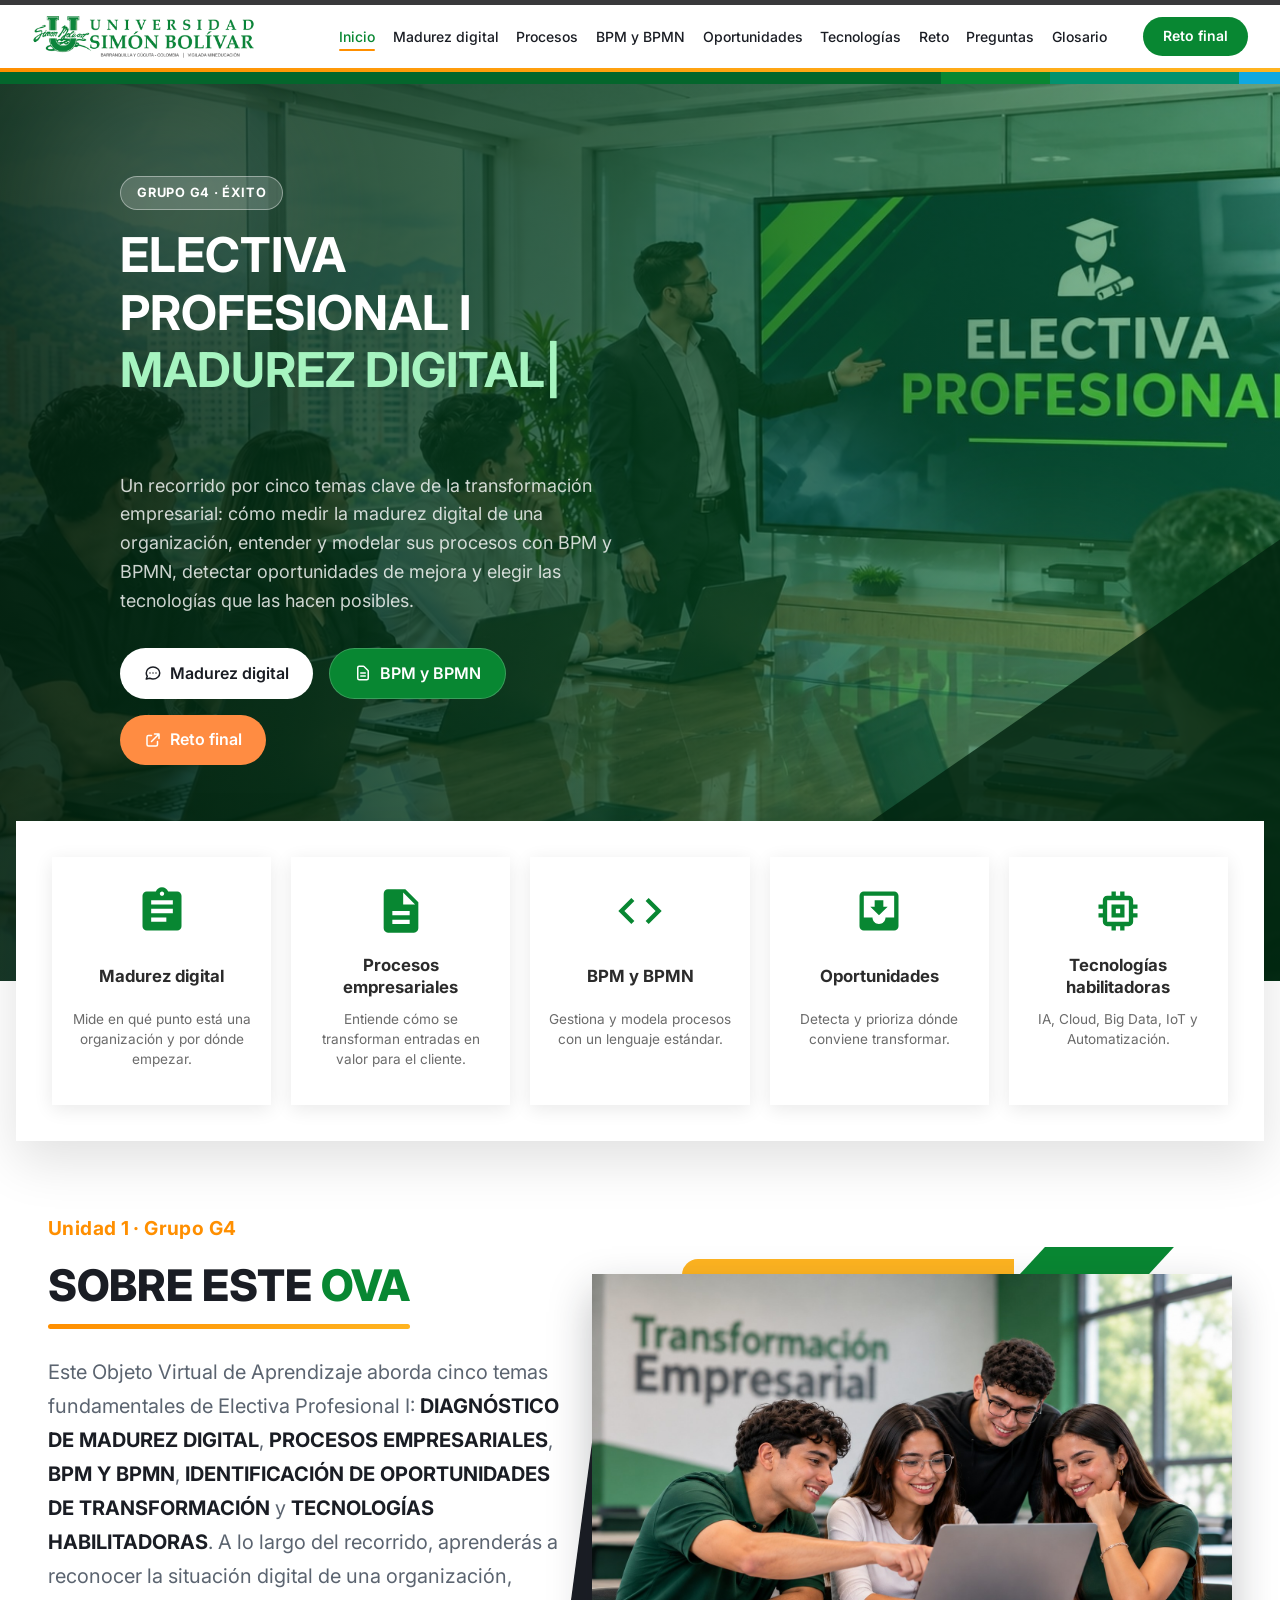
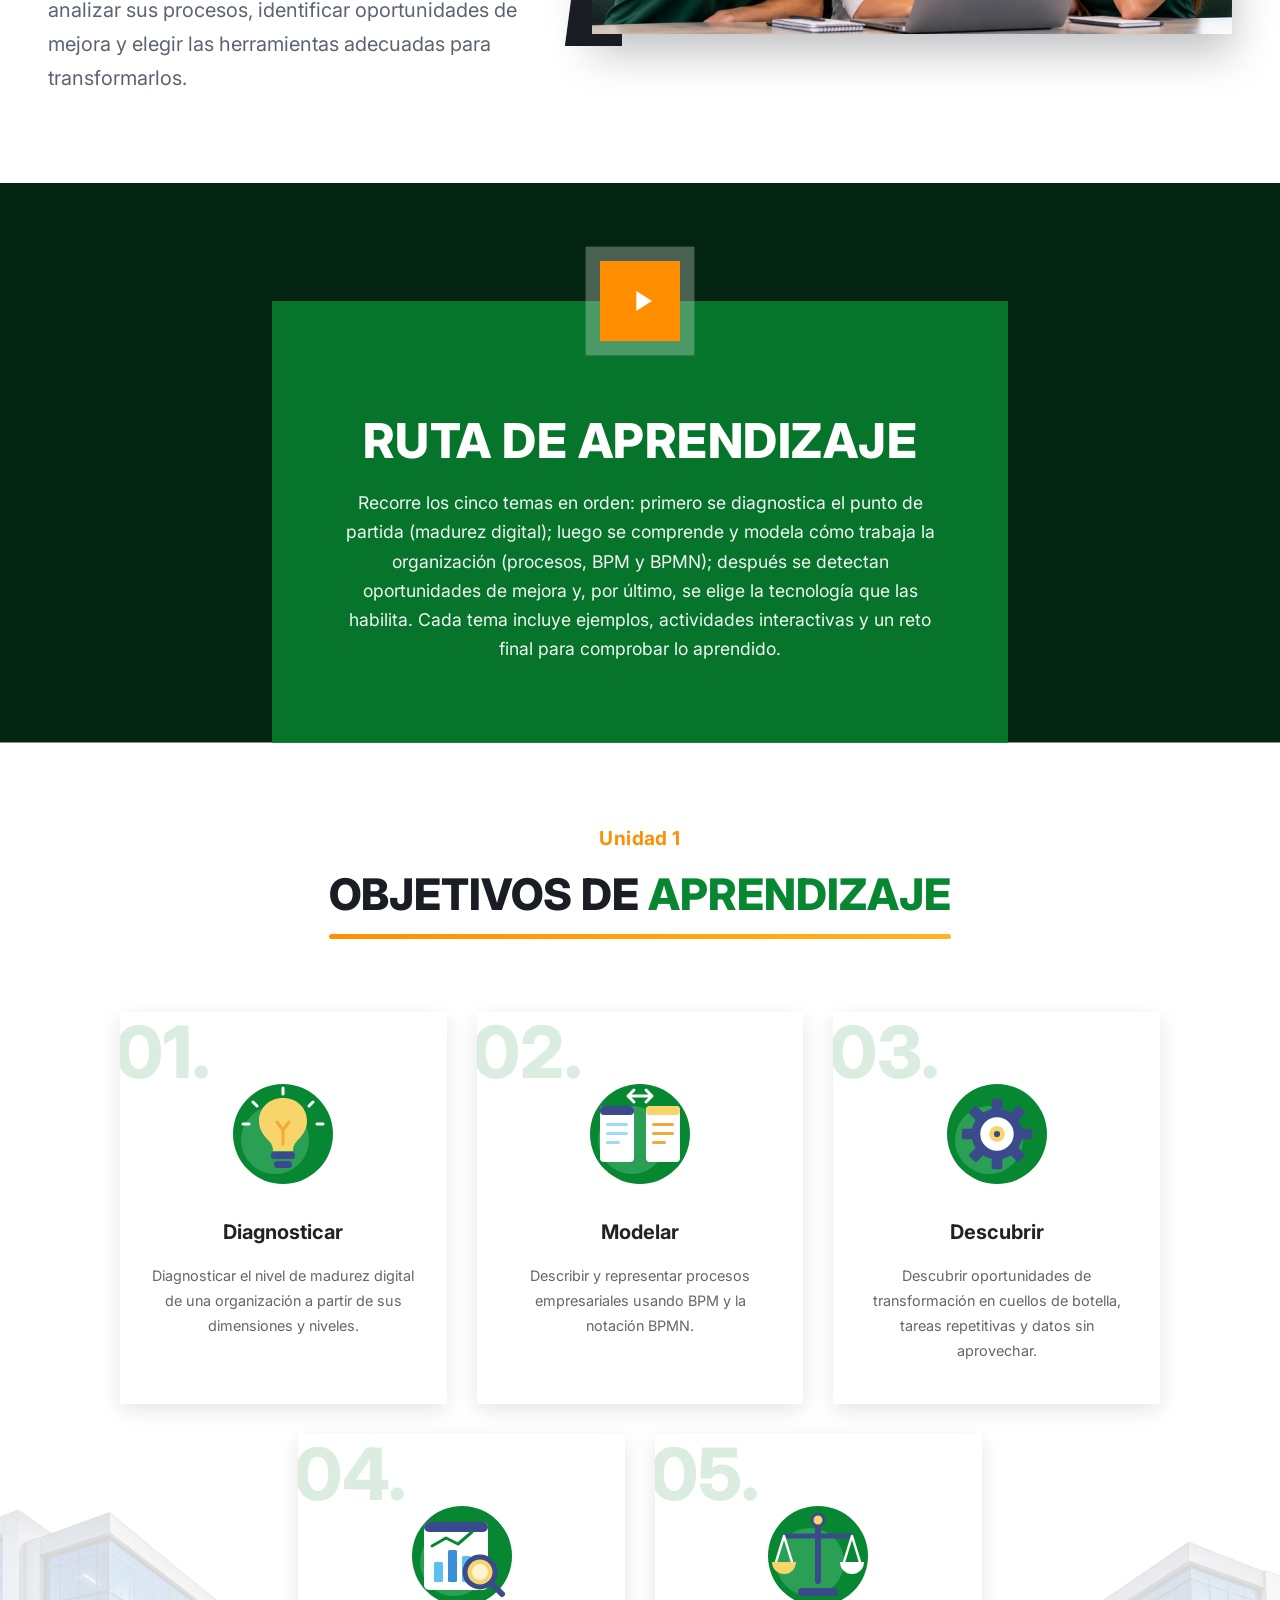
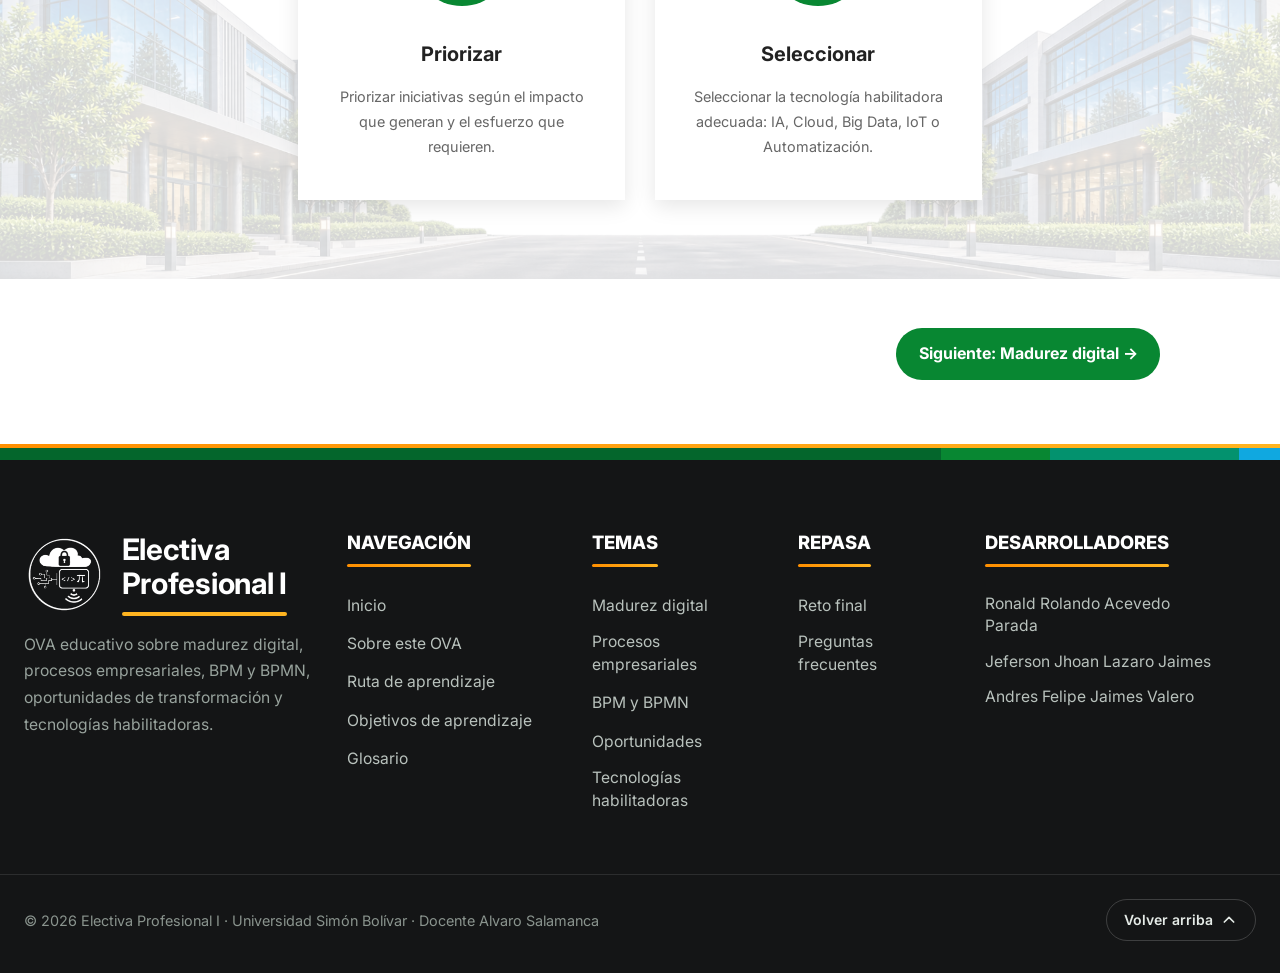
<file: index.html>
<!DOCTYPE html>

<html lang="es">
<head>
<meta charset="utf-8"/>
<meta content="width=device-width, initial-scale=1.0" name="viewport"/>
<meta content="OVA del grupo G4: diagnóstico de madurez digital, procesos empresariales, BPM y BPMN, oportunidades de transformación y tecnologías habilitadoras." name="description"/>
<meta content="madurez digital, procesos empresariales, BPM, BPMN, transformación empresarial, tecnologías habilitadoras, IA, cloud, big data, IoT, automatización" name="keywords"/>
<meta content="Grupo G4 - Electiva Profesional I - Universidad Simón Bolívar" name="author"/>
<title>Inicio | OVA G4 · Electiva Profesional I</title>
<link href="images/favicon-unisimon.png" rel="icon" type="image/png"/>
<link href="css/styles.css" rel="stylesheet"/>
<link href="https://fonts.googleapis.com/css2?family=Inter:wght@300;400;500;600;700;800;900&amp;display=swap" rel="stylesheet"/>
</head>
<body class="ova-multipagina page-index">
<!-- Main Navigation -->
<nav class="main-nav" id="mainNav">
<div class="nav-strip"></div>
<div class="nav-container">
<a aria-label="Universidad Simón Bolívar" class="logo" href="https://www.unisimon.edu.co/">
<img alt="Universidad Simón Bolívar" src="images/logo-usb.png"/>
</a>
<ul class="nav-links" id="navLinks">
<li><a aria-current="page" class="active" href="index.html">Inicio</a></li>
<li><a class="" href="madurez.html">Madurez digital</a></li>
<li><a class="" href="procesos.html">Procesos</a></li>
<li><a class="" href="bpm.html">BPM y BPMN</a></li>
<li><a class="" href="oportunidades.html">Oportunidades</a></li>
<li><a class="" href="tecnologias.html">Tecnologías</a></li>
<li><a class="" href="reto.html">Reto</a></li>
<li><a class="" href="preguntas.html">Preguntas</a></li>
<li><a href="glosario.html">Glosario</a></li></ul>
<div class="nav-right">
<a class="btn-login" href="reto.html">Reto final</a>
</div>
<button aria-label="Menu" class="menu-toggle" id="menuToggle">
<svg fill="none" height="24" stroke="currentColor" stroke-width="2" viewbox="0 0 24 24" width="24"><path d="M4 6h16M4 12h16M4 18h16" stroke-linecap="round" stroke-linejoin="round"></path></svg>
</button>
</div>
<div aria-hidden="true" class="nav-stripe"></div>
<!-- Mobile Menu -->
<div class="mobile-menu" id="mobileMenu">
<a aria-current="page" class="active" href="index.html">Inicio</a>
<a class="" href="madurez.html">Madurez digital</a>
<a class="" href="procesos.html">Procesos</a>
<a class="" href="bpm.html">BPM y BPMN</a>
<a class="" href="oportunidades.html">Oportunidades</a>
<a class="" href="tecnologias.html">Tecnologías</a>
<a class="" href="reto.html">Reto</a>
<a class="" href="preguntas.html">Preguntas</a>
<a href="glosario.html">Glosario</a><a class="btn-login-mobile" href="reto.html">Reto final</a>
</div>
</nav>
<!-- Hero Section -->
<section class="hero" id="inicio">
<div class="hero-bg"></div>
<div class="hero-triangle"></div>
<div class="hero-container">
<div class="hero-content">
<span class="g4-tag">Grupo G4 · Éxito</span>
<h1>
                    ELECTIVA PROFESIONAL I
                    <span class="typing-text" id="typingText"></span>
</h1>
<p class="hero-subtitle">Un recorrido por cinco temas clave de la transformación empresarial: cómo medir la madurez digital de una organización, entender y modelar sus procesos con BPM y BPMN, detectar oportunidades de mejora y elegir las tecnologías que las hacen posibles.</p>
<div class="hero-buttons">
<a class="btn-white" href="madurez.html">
<svg fill="none" height="18" stroke="currentColor" stroke-width="2" viewbox="0 0 24 24" width="18"><path d="M8 12h.01M12 12h.01M16 12h.01M21 12c0 4.418-4.03 8-9 8a9.863 9.863 0 01-4.255-.949L3 20l1.395-3.72C3.512 15.042 3 13.574 3 12c0-4.418 4.03-8 9-8s9 3.582 9 8z" stroke-linecap="round" stroke-linejoin="round"></path></svg>
                        Madurez digital
                    </a>
<a class="btn-blue" href="bpm.html">
<svg fill="none" height="18" stroke="currentColor" stroke-width="2" viewbox="0 0 24 24" width="18"><path d="M9 12h6m-6 4h6m2 5H7a2 2 0 01-2-2V5a2 2 0 012-2h5.586a1 1 0 01.707.293l5.414 5.414a1 1 0 01.293.707V19a2 2 0 01-2 2z" stroke-linecap="round" stroke-linejoin="round"></path></svg>
                        BPM y BPMN
                    </a>
<a class="btn-orange" href="reto.html">
<svg fill="none" height="18" stroke="currentColor" stroke-width="2" viewbox="0 0 24 24" width="18"><path d="M10 6H6a2 2 0 00-2 2v10a2 2 0 002 2h10a2 2 0 002-2v-4M14 4h6m0 0v6m0-6L10 14" stroke-linecap="round" stroke-linejoin="round"></path></svg>
                        Reto final
                    </a>
</div>
</div>
</div>
</section>
<!-- Quick Cards -->
<section aria-label="Accesos rápidos" class="quick-cards">
<div class="quick-cards-box">
<div class="quick-cards-grid">
<a class="quick-card" href="madurez.html">
<svg aria-hidden="true" class="quick-card-icon" fill="currentColor" viewbox="0 0 24 24"><path d="M19 3h-4.18C14.4 1.84 13.3 1 12 1s-2.4.84-2.82 2H5c-1.1 0-2 .9-2 2v14c0 1.1.9 2 2 2h14c1.1 0 2-.9 2-2V5c0-1.1-.9-2-2-2zm-7 0c.55 0 1 .45 1 1s-.45 1-1 1-1-.45-1-1 .45-1 1-1zm2 14H7v-2h7v2zm3-4H7v-2h10v2zm0-4H7V7h10v2z"></path></svg>
<h3>Madurez digital</h3>
<p>Mide en qué punto está una organización y por dónde empezar.</p>
</a>
<a class="quick-card" href="procesos.html">
<svg aria-hidden="true" class="quick-card-icon" fill="currentColor" viewbox="0 0 24 24"><path d="M14 2H6c-1.1 0-1.99.9-1.99 2L4 20c0 1.1.89 2 1.99 2H18c1.1 0 2-.9 2-2V8l-6-6zm2 16H8v-2h8v2zm0-4H8v-2h8v2zm-3-5V3.5L18.5 9H13z"></path></svg>
<h3>Procesos empresariales</h3>
<p>Entiende cómo se transforman entradas en valor para el cliente.</p>
</a>
<a class="quick-card" href="bpm.html">
<svg aria-hidden="true" class="quick-card-icon" fill="currentColor" viewbox="0 0 24 24"><path d="M9.4 16.6L4.8 12l4.6-4.6L8 6l-6 6 6 6 1.4-1.4zm5.2 0l4.6-4.6-4.6-4.6L16 6l6 6-6 6-1.4-1.4z"></path></svg>
<h3>BPM y BPMN</h3>
<p>Gestiona y modela procesos con un lenguaje estándar.</p>
</a>
<a class="quick-card" href="oportunidades.html">
<svg aria-hidden="true" class="quick-card-icon" fill="currentColor" viewbox="0 0 24 24"><path d="M19 3H4.99c-1.11 0-1.98.9-1.98 2L3 19c0 1.1.88 2 1.99 2H19c1.1 0 2-.9 2-2V5c0-1.1-.9-2-2-2zm0 12h-4c0 1.66-1.35 3-3 3s-3-1.34-3-3H4.99V5H19v10zm-3-5h-2V7h-4v3H8l4 4 4-4z"></path></svg>
<h3>Oportunidades</h3>
<p>Detecta y prioriza dónde conviene transformar.</p>
</a>
<a class="quick-card" href="tecnologias.html">
<svg aria-hidden="true" class="quick-card-icon" fill="currentColor" viewbox="0 0 24 24"><path d="M15 9H9v6h6V9zm-2 4h-2v-2h2v2zm8-2V9h-2V7c0-1.1-.9-2-2-2h-2V3h-2v2h-2V3H9v2H7c-1.1 0-2 .9-2 2v2H3v2h2v2H3v2h2v2c0 1.1.9 2 2 2h2v2h2v-2h2v2h2v-2h2c1.1 0 2-.9 2-2v-2h2v-2h-2v-2h2zm-4 6H7V7h10v10z"></path></svg>
<h3>Tecnologías habilitadoras</h3>
<p>IA, Cloud, Big Data, IoT y Automatización.</p>
</a>
</div>
</div>
</section>
<!-- Services Section -->
<section class="services" id="caracteristicas">
<div class="container">
<div class="svc-showcase">
<div class="svc-intro reveal reveal-left">
<span class="svc-eyebrow">Unidad 1 · Grupo G4</span>
<h2>Sobre este <span class="svc-green">OVA</span></h2>
<p>Este Objeto Virtual de Aprendizaje aborda cinco temas fundamentales de Electiva Profesional I: <strong>DIAGNÓSTICO DE MADUREZ DIGITAL</strong>, <strong>PROCESOS EMPRESARIALES</strong>, <strong>BPM Y BPMN</strong>, <strong>IDENTIFICACIÓN DE OPORTUNIDADES DE TRANSFORMACIÓN</strong> y <strong>TECNOLOGÍAS HABILITADORAS</strong>. A lo largo del recorrido, aprenderás a reconocer la situación digital de una organización, analizar sus procesos, identificar oportunidades de mejora y elegir las herramientas adecuadas para transformarlos.</p>
</div>
<div class="svc-visual reveal reveal-right reveal-delay-2">
<span aria-hidden="true" class="svc-shape svc-shape-a"></span>
<span aria-hidden="true" class="svc-shape svc-shape-b"></span>
<span aria-hidden="true" class="svc-shape svc-shape-c"></span>
<img alt="Estudiantes de la Universidad Simón Bolívar trabajando juntos en un portátil durante Electiva Profesional I" loading="lazy" src="images/electiva-profesional-nueva.jpg"/>
</div>
</div>
</div>
</section>
<!-- Video Banner Section -->
<section class="video-hero" id="beneficios">
<div aria-hidden="true" class="video-hero-bg"></div>
<div class="video-hero-box">
<span aria-hidden="true" class="video-hero-play">
<svg fill="currentColor" height="34" viewbox="0 0 24 24" width="34"><path d="M8 5v14l11-7z"></path></svg>
</span>
<h2>Ruta de aprendizaje</h2>
<p>Recorre los cinco temas en orden: primero se diagnostica el punto de partida (madurez digital); luego se comprende y modela cómo trabaja la organización (procesos, BPM y BPMN); después se detectan oportunidades de mejora y, por último, se elige la tecnología que las habilita. Cada tema incluye ejemplos, actividades interactivas y un reto final para comprobar lo aprendido.</p>
</div>
</section>
<!-- Objetivos de aprendizaje -->
<section class="how-it-works" id="como-funciona">
<div class="container">
<div class="section-header hiw-header">
<span class="svc-eyebrow">Unidad 1</span>
<h2>Objetivos de <span class="svc-green">aprendizaje</span></h2>
</div>
<div class="hiw-grid">
<div class="hiw-card">
<span aria-hidden="true" class="hiw-num">01.</span>
<div class="hiw-icon">
<svg aria-label="Diagnosticar" role="img" viewbox="0 0 100 100">
<circle cx="50" cy="50" fill="#088732" r="50"></circle>
<circle cx="42" cy="56" fill="#4fb877" opacity=".5" r="34"></circle>
<path d="M50 14c-14 0-24 10-24 23 0 9 5 15 10 20 3 3 4 6 4 10h20c0-4 1-7 4-10 5-5 10-11 10-20 0-13-10-23-24-23z" fill="#f8d56b"></path>
<path d="M44 38l6 8 6-8" fill="none" stroke="#f2a93b" stroke-linecap="round" stroke-linejoin="round" stroke-width="3"></path>
<path d="M50 46v14" stroke="#f2a93b" stroke-linecap="round" stroke-width="3"></path>
<rect fill="#3b4a8c" height="7" rx="3" width="24" x="38" y="68"></rect>
<rect fill="#3b4a8c" height="7" rx="3.5" width="18" x="41" y="77"></rect>
<path d="M50 4v6M20 18l4 4M80 18l-4 4M10 40h6M84 40h6" stroke="#fff" stroke-linecap="round" stroke-width="3"></path>
</svg>
</div>
<h3>Diagnosticar</h3>
<p>Diagnosticar el nivel de madurez digital de una organización a partir de sus dimensiones y niveles.</p>
</div>
<div class="hiw-card">
<span aria-hidden="true" class="hiw-num">02.</span>
<div class="hiw-icon">
<svg aria-label="Modelar" role="img" viewbox="0 0 100 100">
<circle cx="50" cy="50" fill="#088732" r="50"></circle>
<circle cx="42" cy="56" fill="#4fb877" opacity=".5" r="34"></circle>
<rect fill="#fff" height="56" rx="4" width="34" x="10" y="22"></rect>
<rect fill="#fff" height="56" rx="4" width="34" x="56" y="22"></rect>
<rect fill="#3b4a8c" height="9" rx="4" width="34" x="10" y="22"></rect>
<rect fill="#f8d56b" height="9" rx="4" width="34" x="56" y="22"></rect>
<rect fill="#9adbf5" height="3" rx="1.5" width="22" x="16" y="39"></rect>
<rect fill="#9adbf5" height="3" rx="1.5" width="22" x="16" y="48"></rect>
<rect fill="#9adbf5" height="3" rx="1.5" width="14" x="16" y="57"></rect>
<rect fill="#f2a93b" height="3" rx="1.5" width="22" x="62" y="39"></rect>
<rect fill="#f2a93b" height="3" rx="1.5" width="22" x="62" y="48"></rect>
<rect fill="#f2a93b" height="3" rx="1.5" width="14" x="62" y="57"></rect>
<path d="M38 12h24M56 6l6 6-6 6M44 6l-6 6 6 6" fill="none" stroke="#fff" stroke-linecap="round" stroke-linejoin="round" stroke-width="3"></path>
</svg>
</div>
<h3>Modelar</h3>
<p>Describir y representar procesos empresariales usando BPM y la notación BPMN.</p>
</div>
<div class="hiw-card">
<span aria-hidden="true" class="hiw-num">03.</span>
<div class="hiw-icon">
<svg aria-label="Descubrir" role="img" viewbox="0 0 100 100">
<circle cx="50" cy="50" fill="#088732" r="50"></circle>
<circle cx="42" cy="56" fill="#4fb877" opacity=".5" r="34"></circle>
<g transform="translate(50 50) scale(.88)">
<g fill="#3b4a8c">
<rect height="16" rx="2" width="12" x="-6" y="-40"></rect>
<rect height="16" rx="2" width="12" x="-6" y="24"></rect>
<rect height="12" rx="2" width="16" x="-40" y="-6"></rect>
<rect height="12" rx="2" width="16" x="24" y="-6"></rect>
<rect height="16" rx="2" transform="rotate(45)" width="12" x="-6" y="-40"></rect>
<rect height="16" rx="2" transform="rotate(45)" width="12" x="-6" y="24"></rect>
<rect height="12" rx="2" transform="rotate(45)" width="16" x="-40" y="-6"></rect>
<rect height="12" rx="2" transform="rotate(45)" width="16" x="24" y="-6"></rect>
</g>
<circle fill="#3b4a8c" r="29"></circle>
<circle fill="#fff" r="19"></circle>
<circle fill="#f8d56b" r="9"></circle>
<circle fill="#3b4a8c" r="3.5"></circle>
</g>
</svg>
</div>
<h3>Descubrir</h3>
<p>Descubrir oportunidades de transformación en cuellos de botella, tareas repetitivas y datos sin aprovechar.</p>
</div>
<div class="hiw-card">
<span aria-hidden="true" class="hiw-num">04.</span>
<div class="hiw-icon">
<svg aria-label="Priorizar" role="img" viewbox="0 0 100 100">
<circle cx="50" cy="50" fill="#088732" r="50"></circle>
<circle cx="42" cy="56" fill="#4fb877" opacity=".5" r="34"></circle>
<rect fill="#fff" height="68" rx="5" width="64" x="12" y="16"></rect>
<rect fill="#3b4a8c" height="10" rx="5" width="64" x="12" y="16"></rect>
<rect fill="#5bc0f0" height="20" rx="1.5" width="9" x="22" y="56"></rect>
<rect fill="#3b8fd9" height="32" rx="1.5" width="9" x="36" y="44"></rect>
<rect fill="#5bc0f0" height="26" rx="1.5" width="9" x="50" y="50"></rect>
<path d="M20 40l14-8 12 6 14-12" fill="none" stroke="#088732" stroke-linecap="round" stroke-linejoin="round" stroke-width="3"></path>
<circle cx="68" cy="66" fill="#f8d56b" r="15" stroke="#3b4a8c" stroke-width="5"></circle>
<circle cx="68" cy="66" fill="#fff" opacity=".7" r="8"></circle>
<path d="M79 77l11 11" stroke="#3b4a8c" stroke-linecap="round" stroke-width="6"></path>
</svg>
</div>
<h3>Priorizar</h3>
<p>Priorizar iniciativas según el impacto que generan y el esfuerzo que requieren.</p>
</div>
<div class="hiw-card">
<span aria-hidden="true" class="hiw-num">05.</span>
<div class="hiw-icon">
<svg aria-label="Seleccionar" role="img" viewbox="0 0 100 100">
<circle cx="50" cy="50" fill="#088732" r="50"></circle>
<circle cx="42" cy="56" fill="#4fb877" opacity=".5" r="34"></circle>
<rect fill="#3b4a8c" height="64" rx="3" width="6" x="47" y="14"></rect>
<rect fill="#3b4a8c" height="8" rx="4" width="40" x="30" y="82"></rect>
<circle cx="50" cy="14" fill="#f8d56b" r="6" stroke="#3b4a8c" stroke-width="3"></circle>
<path d="M16 30h68" stroke="#3b4a8c" stroke-linecap="round" stroke-width="5"></path>
<path d="M16 30L8 56M16 30l8 26M84 30l-8 26M84 30l8 26" stroke="#fff" stroke-linecap="round" stroke-width="2.5"></path>
<path d="M4 56h24a12 12 0 0 1-24 0z" fill="#f8d56b"></path>
<path d="M72 56h24a12 12 0 0 1-24 0z" fill="#fff"></path>
</svg>
</div>
<h3>Seleccionar</h3>
<p>Seleccionar la tecnología habilitadora adecuada: IA, Cloud, Big Data, IoT o Automatización.</p>
</div>
</div>
</div>
</section>
<!-- Qué es la transformación empresarial: fondo de video + 6 dimensiones -->


<!-- Para las Empresas: pasos + mosaico -->






<!-- FAQ Section -->

<!-- Footer -->
<div class="container lesson-actions"><a class="lesson-btn lesson-next" href="madurez.html">Siguiente: Madurez digital →</a></div><footer class="site-footer" id="contacto">
<div aria-hidden="true" class="site-footer-stripe"></div>
<div class="site-footer-inner">
<div class="site-footer-brand">
<div class="site-footer-brand-head">
<a aria-label="Ir al inicio" class="site-footer-logo" href="index.html"><img alt="Logo de Sistemas de la Universidad Simón Bolívar" src="images/logo-sistemas-unisimon.png"/></a>
<h4 class="site-footer-title">Electiva<br/>Profesional I</h4>
</div>
<p class="site-footer-desc">OVA educativo sobre madurez digital, procesos empresariales, BPM y BPMN, oportunidades de transformación y tecnologías habilitadoras.</p>
</div>
<nav aria-label="Navegación" class="site-footer-col">
<h5>Navegación</h5><ul>
<li><a href="index.html">Inicio</a></li><li><a href="index.html#caracteristicas">Sobre este OVA</a></li><li><a href="index.html#beneficios">Ruta de aprendizaje</a></li><li><a href="index.html#como-funciona">Objetivos de aprendizaje</a></li><li><a href="glosario.html">Glosario</a></li>
</ul></nav>
<nav aria-label="Temas" class="site-footer-col">
<h5>Temas</h5><ul>
<li><a href="madurez.html">Madurez digital</a></li><li><a href="procesos.html">Procesos empresariales</a></li><li><a href="bpm.html">BPM y BPMN</a></li><li><a href="oportunidades.html">Oportunidades</a></li><li><a href="tecnologias.html">Tecnologías habilitadoras</a></li>
</ul></nav>
<nav aria-label="Repasa" class="site-footer-col">
<h5>Repasa</h5><ul><li><a href="reto.html">Reto final</a></li><li><a href="preguntas.html">Preguntas frecuentes</a></li></ul>
</nav>
<div class="site-footer-col site-footer-developers"><h5>Desarrolladores</h5><ul><li>Ronald Rolando Acevedo Parada</li><li>Jeferson Jhoan Lazaro Jaimes</li><li>Andres Felipe Jaimes Valero</li></ul></div>
</div><div class="site-footer-bottom">
<p class="site-footer-copy">© 2026 Electiva Profesional I · Universidad Simón Bolívar · Docente Alvaro Salamanca</p>
<a aria-label="Volver al inicio de la página" class="site-footer-top" href="index.html">
                Volver arriba
                <svg aria-hidden="true" fill="none" height="16" stroke="currentColor" stroke-width="2.5" viewbox="0 0 24 24" width="16"><path d="M5 15l7-7 7 7" stroke-linecap="round" stroke-linejoin="round"></path></svg>
</a>
</div>
</footer>
<!-- Documentación Float Button (aparece al hacer scroll) -->
<a aria-hidden="true" aria-label="Ir al reto final" class="doc-float" href="reto.html" id="docFloat" tabindex="-1" title="Ir al reto final">
<svg aria-hidden="true" fill="none" height="26" stroke="currentColor" stroke-width="2" viewbox="0 0 24 24" width="26"><path d="M9 12h6m-6 4h6m2 5H7a2 2 0 01-2-2V5a2 2 0 012-2h5.586a1 1 0 01.707.293l5.414 5.414a1 1 0 01.293.707V19a2 2 0 01-2 2z" stroke-linecap="round" stroke-linejoin="round"></path></svg>
</a>
<script src="js/script.js"></script>
</body>
</html>
</file>
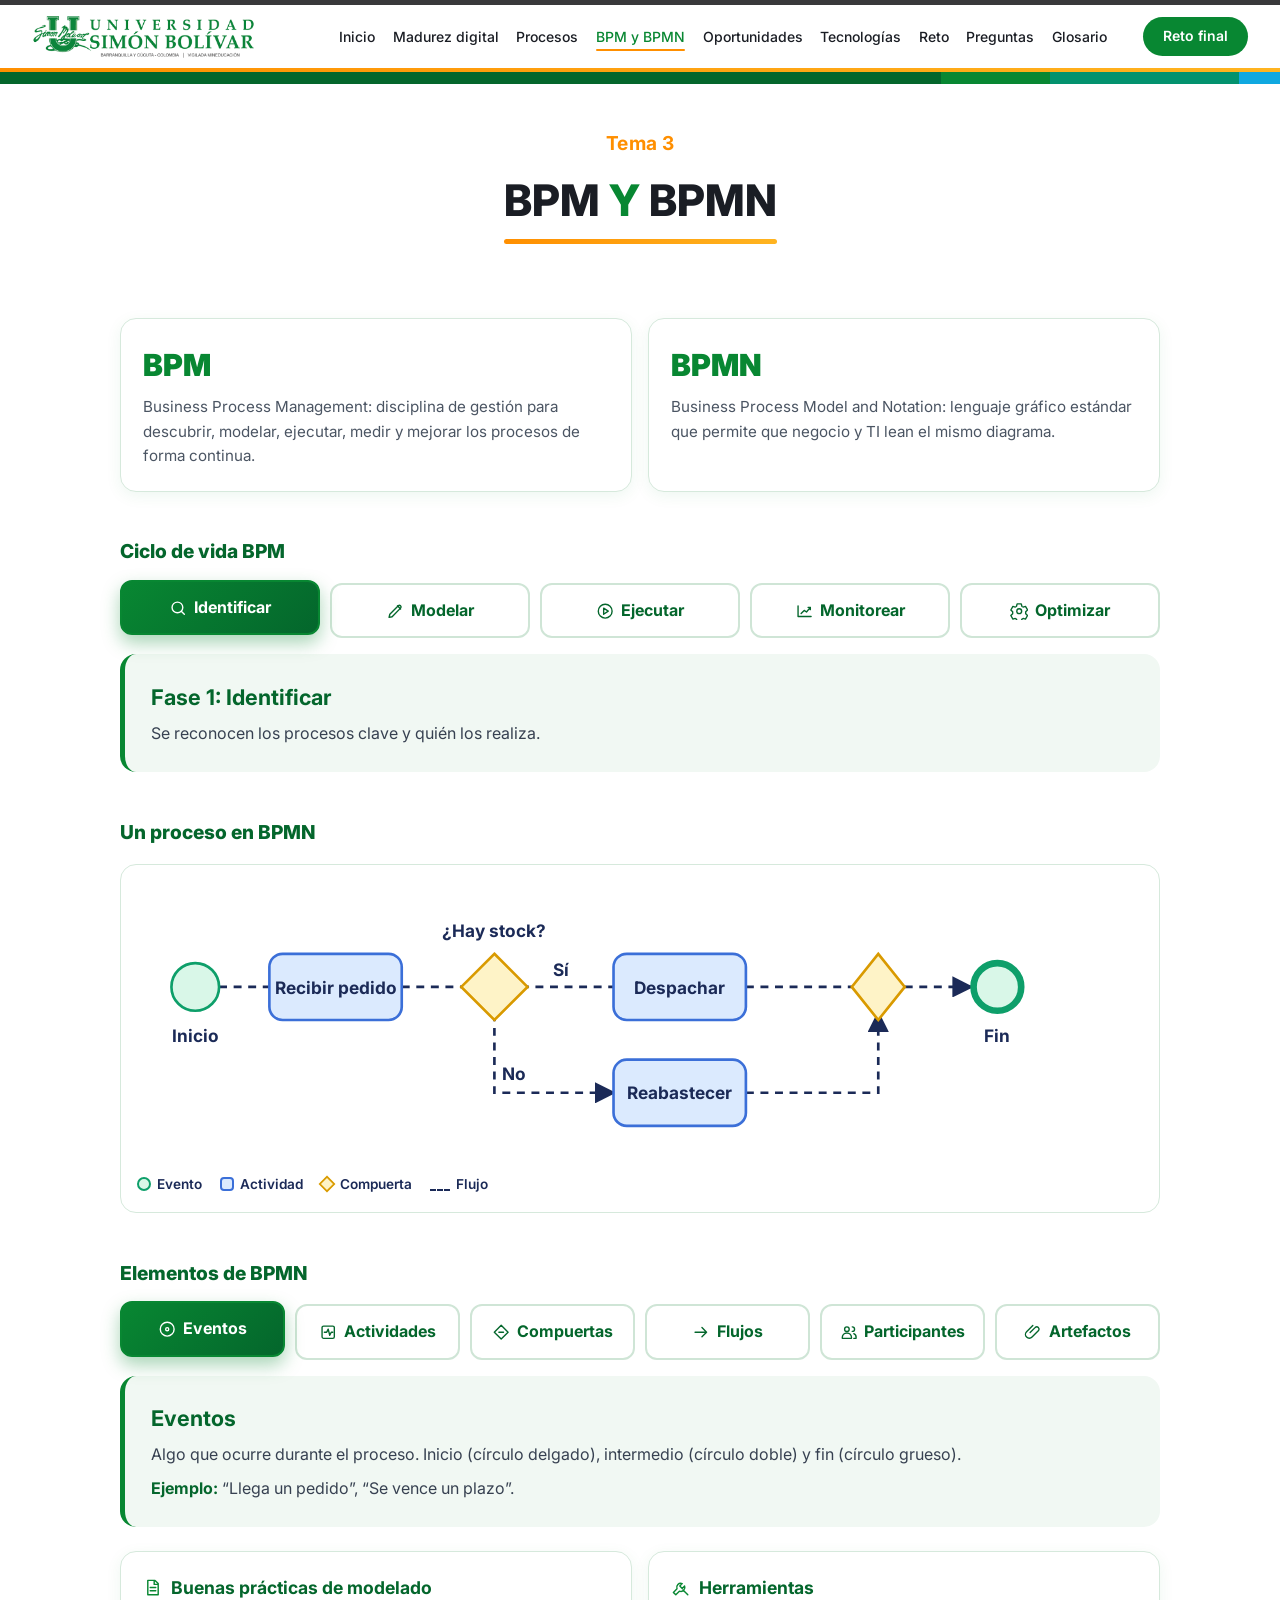
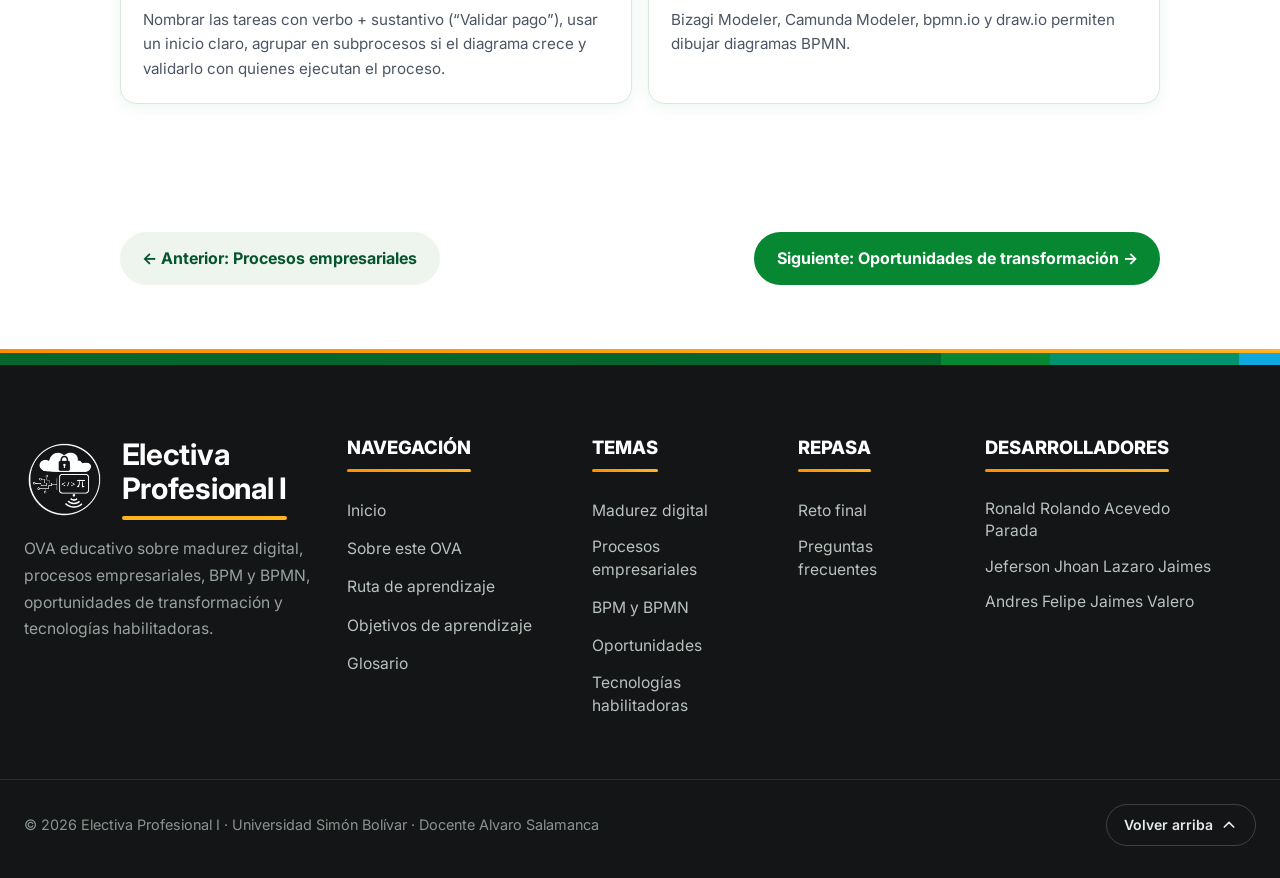
<file: bpm.html>
<!DOCTYPE html>

<html lang="es">
<head>
<meta charset="utf-8"/>
<meta content="width=device-width, initial-scale=1.0" name="viewport"/>
<meta content="OVA del grupo G4: diagnóstico de madurez digital, procesos empresariales, BPM y BPMN, oportunidades de transformación y tecnologías habilitadoras." name="description"/>
<meta content="madurez digital, procesos empresariales, BPM, BPMN, transformación empresarial, tecnologías habilitadoras, IA, cloud, big data, IoT, automatización" name="keywords"/>
<meta content="Grupo G4 - Electiva Profesional I - Universidad Simón Bolívar" name="author"/>
<title>BPM y BPMN | OVA G4 · Electiva Profesional I</title>
<link href="images/favicon-unisimon.png" rel="icon" type="image/png"/>
<link href="css/styles.css" rel="stylesheet"/>
<link href="https://fonts.googleapis.com/css2?family=Inter:wght@300;400;500;600;700;800;900&amp;display=swap" rel="stylesheet"/>
</head>
<body class="ova-multipagina page-bpm">
<!-- Main Navigation -->
<nav class="main-nav" id="mainNav">
<div class="nav-strip"></div>
<div class="nav-container">
<a aria-label="Universidad Simón Bolívar" class="logo" href="https://www.unisimon.edu.co/">
<img alt="Universidad Simón Bolívar" src="images/logo-usb.png"/>
</a>
<ul class="nav-links" id="navLinks">
<li><a class="" href="index.html">Inicio</a></li>
<li><a class="" href="madurez.html">Madurez digital</a></li>
<li><a class="" href="procesos.html">Procesos</a></li>
<li><a aria-current="page" class="active" href="bpm.html#bpm">BPM y BPMN</a></li>
<li><a class="" href="oportunidades.html">Oportunidades</a></li>
<li><a class="" href="tecnologias.html">Tecnologías</a></li>
<li><a class="" href="reto.html">Reto</a></li>
<li><a class="" href="preguntas.html">Preguntas</a></li>
<li><a href="glosario.html">Glosario</a></li></ul>
<div class="nav-right">
<a class="btn-login" href="reto.html">Reto final</a>
</div>
<button aria-label="Menu" class="menu-toggle" id="menuToggle">
<svg fill="none" height="24" stroke="currentColor" stroke-width="2" viewbox="0 0 24 24" width="24"><path d="M4 6h16M4 12h16M4 18h16" stroke-linecap="round" stroke-linejoin="round"></path></svg>
</button>
</div>
<div aria-hidden="true" class="nav-stripe"></div>
<!-- Mobile Menu -->
<div class="mobile-menu" id="mobileMenu">
<a class="" href="index.html">Inicio</a>
<a class="" href="madurez.html">Madurez digital</a>
<a class="" href="procesos.html">Procesos</a>
<a aria-current="page" class="active" href="bpm.html#bpm">BPM y BPMN</a>
<a class="" href="oportunidades.html">Oportunidades</a>
<a class="" href="tecnologias.html">Tecnologías</a>
<a class="" href="reto.html">Reto</a>
<a class="" href="preguntas.html">Preguntas</a>
<a href="glosario.html">Glosario</a><a class="btn-login-mobile" href="reto.html">Reto final</a>
</div>
</nav>
<!-- Hero Section -->

<!-- Quick Cards -->

<!-- Services Section -->

<!-- Video Banner Section -->

<!-- Objetivos de aprendizaje -->

<!-- Qué es la transformación empresarial: fondo de video + 6 dimensiones -->


<!-- Para las Empresas: pasos + mosaico -->


<section class="o-sec" id="bpm">
<div class="container">
<div class="section-header hiw-header">
<span class="svc-eyebrow">Tema 3</span>
<h2>BPM <span class="svc-green">y</span> BPMN</h2>
</div>
<div class="o-grid o2">
<div class="o-card big"><h4>BPM</h4><p>Business Process Management: disciplina de gestión para descubrir, modelar, ejecutar, medir y mejorar los procesos de forma continua.</p></div>
<div class="o-card big"><h4>BPMN</h4><p>Business Process Model and Notation: lenguaje gráfico estándar que permite que negocio y TI lean el mismo diagrama.</p></div>
</div>
<h3 class="o-sub">Ciclo de vida BPM</h3>
<div class="o-tabs" id="bpmTabs"></div><div class="o-panel" id="bpmPanel"></div>
<h3 class="o-sub">Un proceso en BPMN</h3>
<div class="o-svgbox">
<svg aria-label="Diagrama BPMN de un pedido" role="img" viewbox="0 0 760 210">
<defs><marker id="ar" markerheight="8" markerwidth="8" orient="auto" refx="7" refy="4"><path d="M0 0L8 4 0 8z" fill="currentColor"></path></marker></defs>
<g class="ln"><path d="M62 80H100M200 80H250M290 80H360M460 80H540M580 80H630" marker-end="url(#ar)"></path><path d="M270 100V160H360" marker-end="url(#ar)"></path><path d="M460 160H560V100" marker-end="url(#ar)"></path></g>
<circle class="ev" cx="44" cy="80" r="18"></circle><rect class="tk" height="50" rx="10" width="100" x="100" y="55"></rect><path class="gw" d="M270 55l25 25-25 25-25-25z"></path>
<rect class="tk" height="50" rx="10" width="100" x="360" y="55"></rect><rect class="tk" height="50" rx="10" width="100" x="360" y="135"></rect>
<path class="gw" d="M560 55l20 25-20 25-20-25z"></path><circle class="ev end" cx="650" cy="80" r="18"></circle>
<g class="tx" text-anchor="middle"><text x="150" y="85">Recibir pedido</text><text x="410" y="85">Despachar</text><text x="410" y="165">Reabastecer</text><text x="44" y="122">Inicio</text><text x="650" y="122">Fin</text><text x="270" y="42">¿Hay stock?</text><text x="320" y="72">Sí</text><text x="285" y="150">No</text></g>
</svg>
<div class="o-legend"><span><i class="l1"></i>Evento</span><span><i class="l2"></i>Actividad</span><span><i class="l3"></i>Compuerta</span><span><i class="l4"></i>Flujo</span></div>
</div>
<h3 class="o-sub">Elementos de BPMN</h3>
<div class="o-tabs" id="elTabs"></div><div class="o-panel" id="elPanel"></div>
<div class="o-grid o2" style="margin-top:24px"><div class="o-card"><h4><span class="heading-icon" data-ova-icon="note"></span> Buenas prácticas de modelado</h4><p>Nombrar las tareas con verbo + sustantivo (“Validar pago”), usar un inicio claro, agrupar en subprocesos si el diagrama crece y validarlo con quienes ejecutan el proceso.</p></div><div class="o-card"><h4><span class="heading-icon" data-ova-icon="tools"></span> Herramientas</h4><p>Bizagi Modeler, Camunda Modeler, bpmn.io y draw.io permiten dibujar diagramas BPMN.</p></div></div>
</div>
</section>



<!-- FAQ Section -->

<!-- Footer -->
<div class="container lesson-actions"><a class="lesson-btn lesson-prev" href="procesos.html">← Anterior: Procesos empresariales</a><a class="lesson-btn lesson-next" href="oportunidades.html">Siguiente: Oportunidades de transformación →</a></div><footer class="site-footer" id="contacto">
<div aria-hidden="true" class="site-footer-stripe"></div>
<div class="site-footer-inner">
<div class="site-footer-brand">
<div class="site-footer-brand-head">
<a aria-label="Ir al inicio" class="site-footer-logo" href="index.html"><img alt="Logo de Sistemas de la Universidad Simón Bolívar" src="images/logo-sistemas-unisimon.png"/></a>
<h4 class="site-footer-title">Electiva<br/>Profesional I</h4>
</div>
<p class="site-footer-desc">OVA educativo sobre madurez digital, procesos empresariales, BPM y BPMN, oportunidades de transformación y tecnologías habilitadoras.</p>
</div>
<nav aria-label="Navegación" class="site-footer-col">
<h5>Navegación</h5><ul>
<li><a href="index.html">Inicio</a></li><li><a href="index.html#caracteristicas">Sobre este OVA</a></li><li><a href="index.html#beneficios">Ruta de aprendizaje</a></li><li><a href="index.html#como-funciona">Objetivos de aprendizaje</a></li><li><a href="glosario.html">Glosario</a></li>
</ul></nav>
<nav aria-label="Temas" class="site-footer-col">
<h5>Temas</h5><ul>
<li><a href="madurez.html">Madurez digital</a></li><li><a href="procesos.html">Procesos empresariales</a></li><li><a href="bpm.html">BPM y BPMN</a></li><li><a href="oportunidades.html">Oportunidades</a></li><li><a href="tecnologias.html">Tecnologías habilitadoras</a></li>
</ul></nav>
<nav aria-label="Repasa" class="site-footer-col">
<h5>Repasa</h5><ul><li><a href="reto.html">Reto final</a></li><li><a href="preguntas.html">Preguntas frecuentes</a></li></ul>
</nav>
<div class="site-footer-col site-footer-developers"><h5>Desarrolladores</h5><ul><li>Ronald Rolando Acevedo Parada</li><li>Jeferson Jhoan Lazaro Jaimes</li><li>Andres Felipe Jaimes Valero</li></ul></div>
</div><div class="site-footer-bottom">
<p class="site-footer-copy">© 2026 Electiva Profesional I · Universidad Simón Bolívar · Docente Alvaro Salamanca</p>
<a aria-label="Volver al inicio de la página" class="site-footer-top" href="index.html">
                Volver arriba
                <svg aria-hidden="true" fill="none" height="16" stroke="currentColor" stroke-width="2.5" viewbox="0 0 24 24" width="16"><path d="M5 15l7-7 7 7" stroke-linecap="round" stroke-linejoin="round"></path></svg>
</a>
</div>
</footer>
<!-- Documentación Float Button (aparece al hacer scroll) -->
<a aria-hidden="true" aria-label="Ir al reto final" class="doc-float" href="reto.html" id="docFloat" tabindex="-1" title="Ir al reto final">
<svg aria-hidden="true" fill="none" height="26" stroke="currentColor" stroke-width="2" viewbox="0 0 24 24" width="26"><path d="M9 12h6m-6 4h6m2 5H7a2 2 0 01-2-2V5a2 2 0 012-2h5.586a1 1 0 01.707.293l5.414 5.414a1 1 0 01.293.707V19a2 2 0 01-2 2z" stroke-linecap="round" stroke-linejoin="round"></path></svg>
</a>
<script src="js/script.js"></script>
</body>
</html>
</file>
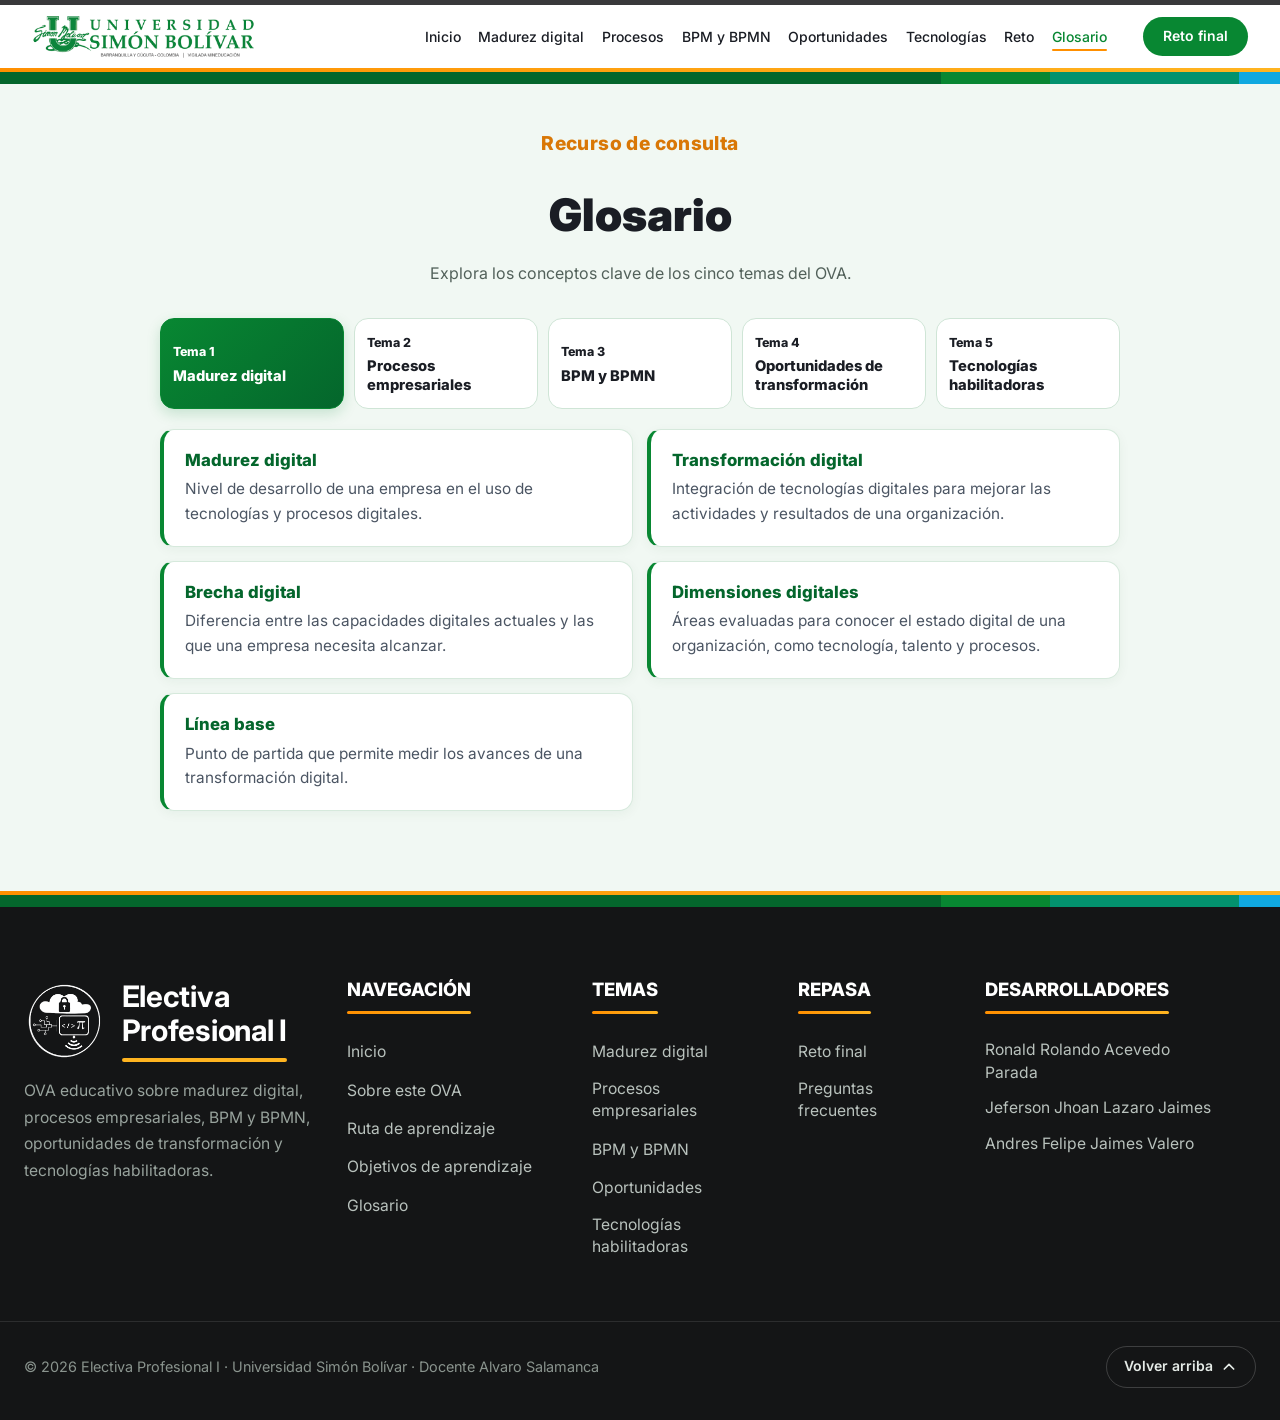
<file: glosario.html>
<!DOCTYPE html>

<html lang="es">
<head>
<meta charset="utf-8"/>
<meta content="width=device-width, initial-scale=1.0" name="viewport"/>
<meta content="OVA del grupo G4: diagnóstico de madurez digital, procesos empresariales, BPM y BPMN, oportunidades de transformación y tecnologías habilitadoras." name="description"/>
<meta content="madurez digital, procesos empresariales, BPM, BPMN, transformación empresarial, tecnologías habilitadoras, IA, cloud, big data, IoT, automatización" name="keywords"/>
<meta content="Grupo G4 - Electiva Profesional I - Universidad Simón Bolívar" name="author"/>
<title>Glosario | OVA G4 · Electiva Profesional I</title>
<link href="images/favicon-unisimon.png" rel="icon" type="image/png"/>
<link href="css/styles.css" rel="stylesheet"/>
<link href="https://fonts.googleapis.com/css2?family=Inter:wght@300;400;500;600;700;800;900&amp;display=swap" rel="stylesheet"/>
</head>
<body class="ova-multipagina page-glosario">
<!-- Main Navigation -->
<nav class="main-nav" id="mainNav">
<div class="nav-strip"></div>
<div class="nav-container">
<a aria-label="Universidad Simón Bolívar" class="logo" href="https://www.unisimon.edu.co/">
<img alt="Universidad Simón Bolívar" src="images/logo-usb.png"/>
</a>
<ul class="nav-links" id="navLinks">
<li><a class="" href="index.html">Inicio</a></li>
<li><a class="" href="madurez.html">Madurez digital</a></li>
<li><a class="" href="procesos.html">Procesos</a></li>
<li><a class="" href="bpm.html">BPM y BPMN</a></li>
<li><a class="" href="oportunidades.html">Oportunidades</a></li>
<li><a class="" href="tecnologias.html">Tecnologías</a></li>
<li><a class="" href="reto.html">Reto</a></li>
<li><a aria-current="page" class="active" href="glosario.html">Glosario</a></li>
</ul>
<div class="nav-right">
<a class="btn-login" href="reto.html">Reto final</a>
</div>
<button aria-label="Menu" class="menu-toggle" id="menuToggle">
<svg fill="none" height="24" stroke="currentColor" stroke-width="2" viewbox="0 0 24 24" width="24"><path d="M4 6h16M4 12h16M4 18h16" stroke-linecap="round" stroke-linejoin="round"></path></svg>
</button>
</div>
<div aria-hidden="true" class="nav-stripe"></div>
<!-- Mobile Menu -->
<div class="mobile-menu" id="mobileMenu">
<a class="" href="index.html">Inicio</a>
<a class="" href="madurez.html">Madurez digital</a>
<a class="" href="procesos.html">Procesos</a>
<a class="" href="bpm.html">BPM y BPMN</a>
<a class="" href="oportunidades.html">Oportunidades</a>
<a class="" href="tecnologias.html">Tecnologías</a>
<a class="" href="reto.html">Reto</a>
<a aria-current="page" class="active" href="glosario.html">Glosario</a>
<a class="btn-login-mobile" href="reto.html">Reto final</a>
</div>
</nav>
<!-- Hero Section -->

<!-- Quick Cards -->

<!-- Services Section -->

<!-- Video Banner Section -->

<!-- Objetivos de aprendizaje -->

<!-- Qué es la transformación empresarial: fondo de video + 6 dimensiones -->


<!-- Para las Empresas: pasos + mosaico -->






<!-- FAQ Section -->
<section class="glossary-section" id="glosario">
<div class="container glossary-wrap">
<div class="section-header glossary-heading"><span class="svc-eyebrow">Recurso de consulta</span><h1>Glosario</h1><p>Explora los conceptos clave de los cinco temas del OVA.</p></div>
<div class="glossary-tabs" role="tablist" aria-label="Temas del glosario">
<button class="glossary-tab is-active" id="glossary-tab-1" type="button" role="tab" aria-selected="true" aria-controls="glossary-panel-1" tabindex="0">Tema 1 <span>Madurez digital</span></button>
<button class="glossary-tab" id="glossary-tab-2" type="button" role="tab" aria-selected="false" aria-controls="glossary-panel-2" tabindex="-1">Tema 2 <span>Procesos empresariales</span></button>
<button class="glossary-tab" id="glossary-tab-3" type="button" role="tab" aria-selected="false" aria-controls="glossary-panel-3" tabindex="-1">Tema 3 <span>BPM y BPMN</span></button>
<button class="glossary-tab" id="glossary-tab-4" type="button" role="tab" aria-selected="false" aria-controls="glossary-panel-4" tabindex="-1">Tema 4 <span>Oportunidades de transformación</span></button>
<button class="glossary-tab" id="glossary-tab-5" type="button" role="tab" aria-selected="false" aria-controls="glossary-panel-5" tabindex="-1">Tema 5 <span>Tecnologías habilitadoras</span></button>
</div>
<section class="glossary-panel" id="glossary-panel-1" role="tabpanel" aria-labelledby="glossary-tab-1" tabindex="0"><div class="glossary-grid">
<article class="glossary-card"><h3>Madurez digital</h3><p>Nivel de desarrollo de una empresa en el uso de tecnologías y procesos digitales.</p></article>
<article class="glossary-card"><h3>Transformación digital</h3><p>Integración de tecnologías digitales para mejorar las actividades y resultados de una organización.</p></article>
<article class="glossary-card"><h3>Brecha digital</h3><p>Diferencia entre las capacidades digitales actuales y las que una empresa necesita alcanzar.</p></article>
<article class="glossary-card"><h3>Dimensiones digitales</h3><p>Áreas evaluadas para conocer el estado digital de una organización, como tecnología, talento y procesos.</p></article>
<article class="glossary-card"><h3>Línea base</h3><p>Punto de partida que permite medir los avances de una transformación digital.</p></article>
</div></section>
<section class="glossary-panel" id="glossary-panel-2" role="tabpanel" aria-labelledby="glossary-tab-2" tabindex="0" hidden><div class="glossary-grid">
<article class="glossary-card"><h3>Proceso empresarial</h3><p>Conjunto de actividades relacionadas que transforman entradas en resultados de valor.</p></article>
<article class="glossary-card"><h3>Entrada</h3><p>Recurso, información o solicitud necesaria para iniciar un proceso.</p></article>
<article class="glossary-card"><h3>Salida</h3><p>Producto, servicio o resultado generado por un proceso.</p></article>
<article class="glossary-card"><h3>Indicador de gestión (KPI)</h3><p>Medida utilizada para evaluar el rendimiento y cumplimiento de un proceso.</p></article>
<article class="glossary-card"><h3>Cuello de botella</h3><p>Etapa que limita el flujo de trabajo y genera retrasos.</p></article>
</div></section>
<section class="glossary-panel" id="glossary-panel-3" role="tabpanel" aria-labelledby="glossary-tab-3" tabindex="0" hidden><div class="glossary-grid">
<article class="glossary-card"><h3>BPM</h3><p>Disciplina que permite gestionar, analizar y mejorar continuamente los procesos empresariales.</p></article>
<article class="glossary-card"><h3>BPMN</h3><p>Notación gráfica estándar utilizada para representar procesos mediante diagramas.</p></article>
<article class="glossary-card"><h3>Modelado de procesos</h3><p>Representación visual de las actividades y relaciones que componen un proceso.</p></article>
<article class="glossary-card"><h3>Evento</h3><p>Suceso que inicia, modifica o finaliza un proceso.</p></article>
<article class="glossary-card"><h3>Compuerta</h3><p>Elemento BPMN que representa decisiones o divisiones del flujo de actividades.</p></article>
</div></section>
<section class="glossary-panel" id="glossary-panel-4" role="tabpanel" aria-labelledby="glossary-tab-4" tabindex="0" hidden><div class="glossary-grid">
<article class="glossary-card"><h3>Oportunidad de transformación</h3><p>Posibilidad de mejorar un proceso mediante cambios organizacionales o tecnológicos.</p></article>
<article class="glossary-card"><h3>Automatización de procesos</h3><p>Uso de tecnología para ejecutar actividades con mínima intervención humana.</p></article>
<article class="glossary-card"><h3>Análisis de impacto</h3><p>Evaluación de los beneficios que puede generar una iniciativa de transformación.</p></article>
<article class="glossary-card"><h3>Matriz impacto-esfuerzo</h3><p>Herramienta que permite priorizar iniciativas según sus beneficios y recursos necesarios.</p></article>
<article class="glossary-card"><h3>Mejora continua</h3><p>Proceso permanente de evaluación y optimización de las actividades empresariales.</p></article>
</div></section>
<section class="glossary-panel" id="glossary-panel-5" role="tabpanel" aria-labelledby="glossary-tab-5" tabindex="0" hidden><div class="glossary-grid">
<article class="glossary-card"><h3>Inteligencia Artificial (IA)</h3><p>Tecnología que permite a los sistemas realizar tareas que requieren capacidades similares a las humanas.</p></article>
<article class="glossary-card"><h3>Cloud Computing</h3><p>Servicio que permite almacenar información y utilizar recursos informáticos a través de internet.</p></article>
<article class="glossary-card"><h3>Big Data</h3><p>Gestión y análisis de grandes volúmenes de datos para obtener información útil.</p></article>
<article class="glossary-card"><h3>Internet de las Cosas (IoT)</h3><p>Conexión de objetos físicos a internet para recopilar e intercambiar datos.</p></article>
<article class="glossary-card"><h3>RPA</h3><p>Automatización robótica de procesos mediante programas que imitan tareas humanas repetitivas.</p></article>
</div></section>
</div></section>
<!-- Footer -->
<footer class="site-footer" id="contacto">
<div aria-hidden="true" class="site-footer-stripe"></div>
<div class="site-footer-inner">
<div class="site-footer-brand">
<div class="site-footer-brand-head">
<a aria-label="Ir al inicio" class="site-footer-logo" href="index.html"><img alt="Logo de Sistemas de la Universidad Simón Bolívar" src="images/logo-sistemas-unisimon.png"/></a>
<h4 class="site-footer-title">Electiva<br/>Profesional I</h4>
</div>
<p class="site-footer-desc">OVA educativo sobre madurez digital, procesos empresariales, BPM y BPMN, oportunidades de transformación y tecnologías habilitadoras.</p>
</div>
<nav aria-label="Navegación" class="site-footer-col">
<h5>Navegación</h5><ul>
<li><a href="index.html">Inicio</a></li><li><a href="index.html#caracteristicas">Sobre este OVA</a></li><li><a href="index.html#beneficios">Ruta de aprendizaje</a></li><li><a href="index.html#como-funciona">Objetivos de aprendizaje</a></li><li><a href="glosario.html">Glosario</a></li>
</ul></nav>
<nav aria-label="Temas" class="site-footer-col">
<h5>Temas</h5><ul>
<li><a href="madurez.html">Madurez digital</a></li><li><a href="procesos.html">Procesos empresariales</a></li><li><a href="bpm.html">BPM y BPMN</a></li><li><a href="oportunidades.html">Oportunidades</a></li><li><a href="tecnologias.html">Tecnologías habilitadoras</a></li>
</ul></nav>
<nav aria-label="Repasa" class="site-footer-col">
<h5>Repasa</h5><ul><li><a href="reto.html">Reto final</a></li><li><a href="preguntas.html">Preguntas frecuentes</a></li></ul>
</nav>
<div class="site-footer-col site-footer-developers"><h5>Desarrolladores</h5><ul><li>Ronald Rolando Acevedo Parada</li><li>Jeferson Jhoan Lazaro Jaimes</li><li>Andres Felipe Jaimes Valero</li></ul></div>
</div><div class="site-footer-bottom">
<p class="site-footer-copy">© 2026 Electiva Profesional I · Universidad Simón Bolívar · Docente Alvaro Salamanca</p>
<a aria-label="Volver al inicio de la página" class="site-footer-top" href="index.html">
                Volver arriba
                <svg aria-hidden="true" fill="none" height="16" stroke="currentColor" stroke-width="2.5" viewbox="0 0 24 24" width="16"><path d="M5 15l7-7 7 7" stroke-linecap="round" stroke-linejoin="round"></path></svg>
</a>
</div>
</footer>
<!-- Documentación Float Button (aparece al hacer scroll) -->
<a aria-hidden="true" aria-label="Ir al reto final" class="doc-float" href="reto.html" id="docFloat" tabindex="-1" title="Ir al reto final">
<svg aria-hidden="true" fill="none" height="26" stroke="currentColor" stroke-width="2" viewbox="0 0 24 24" width="26"><path d="M9 12h6m-6 4h6m2 5H7a2 2 0 01-2-2V5a2 2 0 012-2h5.586a1 1 0 01.707.293l5.414 5.414a1 1 0 01.293.707V19a2 2 0 01-2 2z" stroke-linecap="round" stroke-linejoin="round"></path></svg>
</a>
<script src="js/script.js"></script>
</body>
</html>
</file>
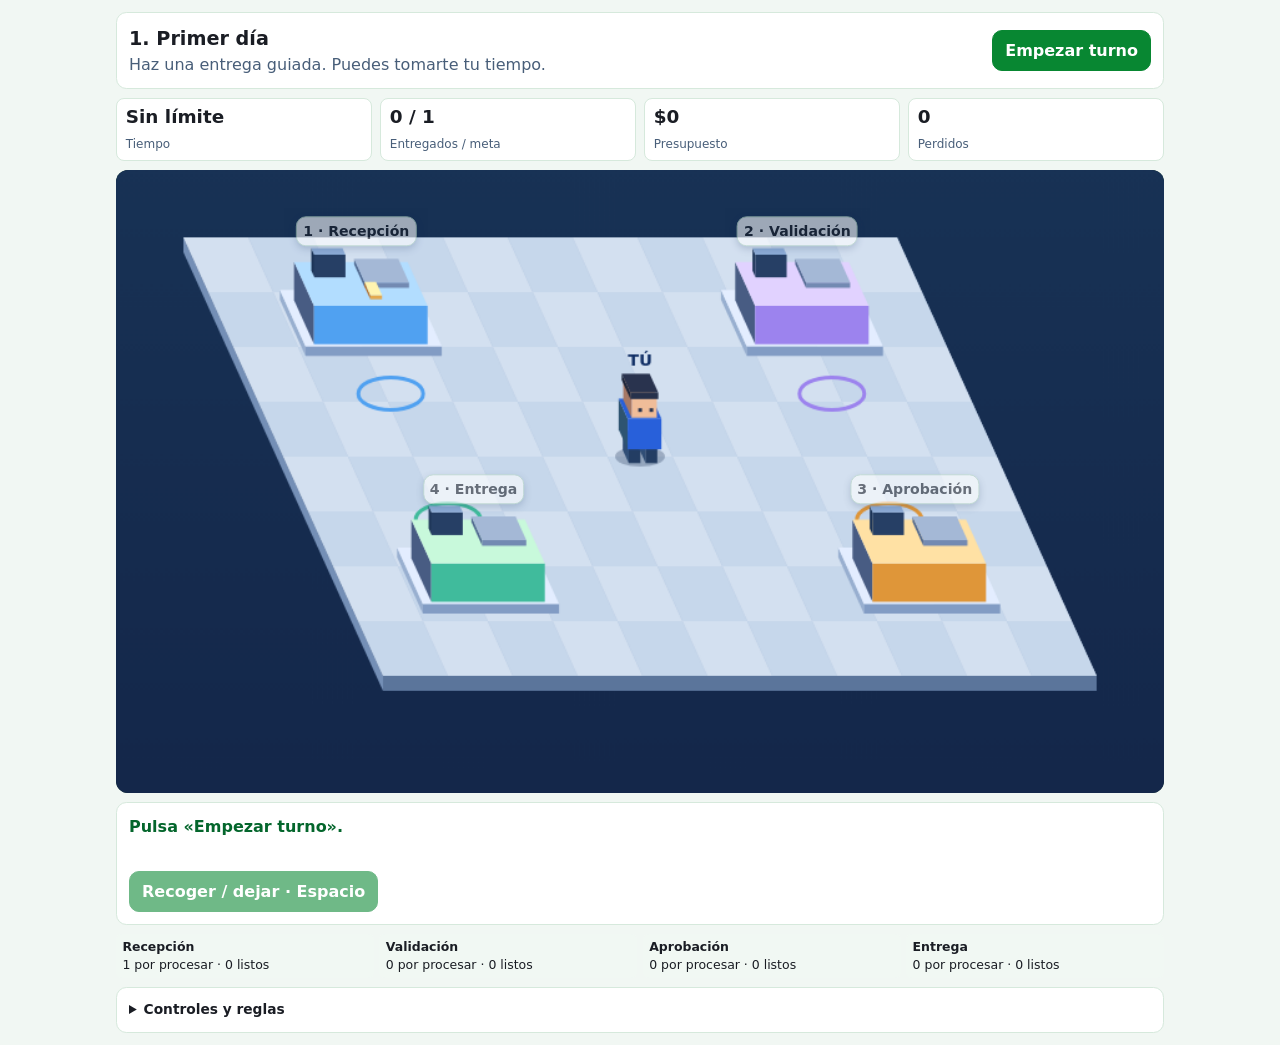
<file: juego-bpm.html>
<!doctype html>
<html lang="es">
<head>
<meta charset="utf-8">
<meta name="viewport" content="width=device-width,initial-scale=1">
<title>Oficina en marcha · OVA G4</title>
<style>
:root{color-scheme:light;font:16px/1.45 system-ui,sans-serif;background:#f1f7f3;color:#1a1d24;--line:#d6e9dc;--blue:#088732;--green:#04662c;--red:#962b3b}*{box-sizing:border-box}body,h1,h2,p{margin:0}body{font-family:Inter,"Segoe UI",system-ui,sans-serif}[hidden]{display:none!important}
header{background:#102344;color:white;padding:clamp(1rem,3vw,2rem) max(1rem,calc((100% - 1040px)/2))}header small{color:#b1d5ff;font-weight:750}h1{font-size:clamp(1.8rem,5vw,3.2rem);line-height:1.05;margin:.2rem 0 .4rem}header p{color:#e1ebfa}main{max-width:1072px;margin:auto;padding:.75rem;display:grid;gap:.55rem;grid-template-columns:minmax(0,1fr)}.panel{padding:.75rem;background:white;border:1px solid var(--line);border-radius:.65rem}.top,.actions,.meters{display:flex;align-items:center;gap:.5rem;flex-wrap:wrap}.top{justify-content:space-between}h2{font-size:1.2rem}.muted{color:#485e79}.meters{align-items:stretch}.meter{flex:1;min-width:75px;background:#fff;border:1px solid var(--line);border-radius:8px;padding:.35rem .55rem}.meter strong{display:block;font-size:1.15rem;font-variant-numeric:tabular-nums}.meter span{font-size:.75rem;color:#485e79}
button{font:inherit;font-weight:700;border:1px solid #b8d8c3;border-radius:10px;background:#fff;color:#1a1d24;padding:.48rem .75rem;cursor:pointer;touch-action:manipulation;transition:background .18s,border-color .18s,transform .18s}button:hover:enabled{background:#f1f8f3;border-color:#088732}button:active:enabled{transform:translateY(1px)}button:disabled{opacity:.58;cursor:default}button.primary{background:#088732;color:#fff;border-color:#088732}button.primary:hover:enabled{background:#04662c;border-color:#04662c}button:focus-visible,a:focus-visible{outline:3px solid #f2a93b;outline-offset:2px}.scene{position:relative;overflow:hidden;background:#143c2b;border-radius:12px;aspect-ratio:840/500}.scene canvas{width:100%;height:100%;display:block}.scene button{position:absolute;transform:translate(-50%,-50%);white-space:nowrap;font-size:clamp(.6rem,2.25vw,.88rem);padding:.22rem .38rem;box-shadow:0 3px 7px #132c5850}.scene button[data-target]{background:#e6f5ec;border-color:#7bb790;color:#04662c}.scene button[data-jam]{background:#ffe4e9;border-color:#d27c89;color:var(--red)}.station-list{display:grid;grid-template-columns:repeat(4,minmax(0,1fr));gap:.35rem}.station-list div{background:#f1f8f3;border-radius:6px;padding:.25rem .4rem;font-size:.78rem}.station-list strong{display:block;overflow-wrap:anywhere}.actions{margin-top:.4rem}.message{min-height:1.45rem;margin-top:.2rem;color:#405b79;font-size:.9rem}.goal{font-weight:750;color:#04662c}.controls{font-size:.86rem}.controls summary{cursor:pointer;font-weight:700}.controls p{margin-top:.35rem}.result{border-left:5px solid #f2a93b}.result p{margin:.35rem 0}.result a{color:#088732;font-weight:700}@media(max-width:530px){.station-list{grid-template-columns:repeat(2,minmax(0,1fr))}.scene{aspect-ratio:840/535}.actions button{font-size:.84rem}}
</style>
  <link href="images/favicon-unisimon.png" rel="icon" type="image/png"/>
</head>
<body>

<main>
  <section class="panel top" aria-labelledby="level">
    <div><h2 id="level"></h2><p class="muted" id="brief"></p></div>
    <button class="primary" id="start">Empezar turno</button>
  </section>
  <div class="meters" aria-label="Indicadores">
    <div class="meter"><strong id="clock"></strong><span>Tiempo</span></div>
    <div class="meter"><strong id="done"></strong><span>Entregados / meta</span></div>
    <div class="meter"><strong id="budget"></strong><span>Presupuesto</span></div>
    <div class="meter"><strong id="lost"></strong><span>Perdidos</span></div>
  </div>
  <div class="scene" id="scene">
    <canvas id="view" width="840" height="500" tabindex="-1" aria-label="Oficina 3D con cuatro departamentos"></canvas>
  </div>
  <section class="panel" aria-label="Acciones del analista">
    <p class="goal" id="goal"></p>
    <p class="message" id="message" role="status"></p>
    <div class="actions">
      <button class="primary" id="use">Recoger / dejar · Espacio</button>
      <button id="staff">Asignar personal · E</button>
      <button id="rpa" hidden>Automatizar · R</button>
    </div>
  </section>
  <section class="station-list" id="stations" aria-label="Colas y capacidad"></section>
  <section class="panel result" id="result" hidden aria-labelledby="verdict">
    <h2 id="verdict" tabindex="-1"></h2><p id="report"></p><p id="lesson"></p>
    <div class="actions"><button id="retry">Repetir turno</button><button class="primary" id="next">Siguiente turno</button><a id="read" target="_blank" rel="noopener">Repasar en el OVA</a></div>
  </section>
  <details class="panel controls">
    <summary>Controles y reglas</summary>
    <p>Con teclado, muévete con WASD o las flechas. Presiona Espacio cerca de una mesa para recoger o dejar un expediente. E asigna un asistente a esa mesa y R automatiza Validación cuando se habilita.</p>
    <p>Con ratón o en pantalla táctil, pulsa el nombre de un departamento para caminar hasta allí. Usa el botón de acción al llegar. Pulsa el mismo departamento de nuevo para interactuar.</p>
    <p>Cada expediente pasa por Recepción, Validación, Aprobación y Entrega. Puedes llevar uno a la vez. Los listos tienen una marca ✓. La bandeja de cada estación admite cinco expedientes; si Recepción está llena al llegar otro pedido, lo pierdes.</p>
  </details>
</main>
<script>
'use strict';

// Tiempos en segundos, fondos en unidades del presupuesto del juego.
const rules = {staff:180, rpa:300, reward:55, capacity:5, movement:5.8};
const levels = [
  {title:'1. Primer día', brief:'Haz una entrega guiada. Puedes tomarte tu tiempo.', target:1, total:1, initial:1, interval:0, seconds:null, funds:0, times:[.5,1.3,1.6,.4], url:'procesos.html', lesson:'Cada expediente recorre las mismas cuatro etapas. Ese es el proceso empresarial que puedes representar en un diagrama BPMN.'},
  {title:'2. Cola en Aprobación', brief:'Lleva varios expedientes a Aprobación y asigna un asistente donde se acumulan.', target:3, total:6, initial:3, interval:10, seconds:100, funds:180, times:[.4,1.2,10,0.5], staff:true, url:'bpm.html', lesson:'En BPM, mide dónde se acumula el trabajo. Añadir capacidad en la etapa que limita las entregas ayuda a reducir esa cola.'},
  {title:'3. Tienda digital', brief:'Valida datos repetitivos con RPA y reserva al personal para la aprobación.', target:4, total:8, initial:4, interval:7, seconds:115, funds:480, times:[.4,8,7,.5], staff:true, rpa:true, url:'tecnologias.html', lesson:'Con datos estandarizados, un piloto RPA puede comprobar campos repetitivos. Aprobación sigue bajo control humano. Compara las colas y entregas para evaluar el proceso To-Be.'}
];
const definitions = [
  {name:'Recepción', x:2.1,z:1.65,px:2.1,pz:2.85,color:'#50a1f1', light:'#b2ddff'},
  {name:'Validación',x:8.9,z:1.65,px:8.9,pz:2.85,color:'#9c83ee',light:'#e1d2ff'},
  {name:'Aprobación',x:8.9,z:6.35,px:8.9,pz:5.15,color:'#df9639',light:'#ffe1a4'},
  {name:'Entrega',x:2.1,z:6.35,px:2.1,pz:5.15,color:'#40bb9c',light:'#c8f9db'}
];
const el = id => document.getElementById(id);
const ctx = el('view').getContext('2d');
const motion = matchMedia('(prefers-reduced-motion: reduce)');
const keys = new Set();
let game;
let frameTime = 0;
const stations = definitions.map((department,index) => {
  const button = document.createElement('button');
  button.type = 'button';
  button.textContent = (index+1) + ' · ' + department.name;
  button.addEventListener('click', () => visit(index));
  el('scene').append(button);
  const panel = document.createElement('div');
  const title = document.createElement('strong');
  title.textContent = department.name;
  const summary = document.createElement('span');
  panel.append(title,summary);
  el('stations').append(panel);
  return {...department,button,summary};
});

function reset(index) {
  const level = levels[index];
  keys.clear();
  game = {
    index,level,phase:'ready',time:0,budget:level.funds,spawned:0,delivered:0,lost:0,
    nextArrival:level.interval, x:5.5,z:4, destination:null, load:null,
    departments:stations.map(() => ({pending:[],ready:[],staff:false,rpa:false,peak:0})),
    message:''
  };
  el('level').textContent = level.title;
  el('brief').textContent = level.brief;
  el('result').hidden = true;
  for (let i=0;i<level.initial;i++) receive();
  render();
}

function receive() {
  const reception = game.departments[0];
  const id = ++game.spawned;
  if (reception.pending.length + reception.ready.length >= rules.capacity) {
    game.lost++;
    say('Recepción estaba llena. Se perdió el pedido #' + id + '.');
  } else {
    reception.pending.push({id, work:game.level.times[0]});
  }
}

function distance(station) {
  return Math.hypot(game.x-station.px,game.z-station.pz);
}

function nearby() {
  return stations.findIndex(station => distance(station) < 1.08);
}

function visit(index) {
  if (game.phase !== 'running') return;
  if (nearby() === index) interact();
  else game.destination = index;
}

function say(message) {
  game.message = message;
}

function interact() {
  if (game.phase !== 'running') return;
  const index = nearby();
  if (index < 0) return say('Acércate a un departamento para usar su bandeja.');
  const station = game.departments[index];
  if (!game.load) {
    const ticket = station.ready.shift();
    if (!ticket) return say(station.pending.length ? 'Esa mesa sigue procesando. Espera la marca ✓.' : 'Esta mesa no tiene expedientes listos.');
    game.load = {id:ticket.id, next:index+1};
    say('Recogiste el expediente #' + ticket.id + '.');
    return;
  }
  const ticket = game.load;
  if (index !== ticket.next) return say('El expediente debe pasar por ' + stations[ticket.next].name + '.');
  if (station.pending.length + station.ready.length >= rules.capacity) return say('La bandeja está llena. Espera antes de dejar el expediente.');
  game.load = null;
  station.pending.push({id:ticket.id,work:game.level.times[index]});
  say('Dejaste el expediente #' + ticket.id + ' en ' + stations[index].name + '.');
}

function upgrade(kind) {
  if (game.phase !== 'running' || !game.level[kind]) return;
  const index = nearby();
  if (index < 0) return say('Acércate a una mesa para aplicar la mejora.');
  const station = game.departments[index];
  if (kind === 'rpa' && index !== 1) return say('El piloto RPA está habilitado en Validación, donde los datos ya son digitales.');
  if (station[kind]) return say('Esta mejora ya está activa aquí.');
  if (game.budget < rules[kind]) return say('Presupuesto insuficiente. Cada entrega aporta $' + rules.reward + '.');
  game.budget -= rules[kind];
  station[kind] = true;
  say(kind === 'staff' ? 'Asistente en ' + stations[index].name + ': aumenta la capacidad de la mesa.' :
    'RPA en Validación: los campos repetitivos se revisan más rápido.');
}

function advanceSimulation(dt) {
  game.time += dt;
  if (game.spawned < game.level.total && game.time >= game.nextArrival) {
    receive();
    game.nextArrival += game.level.interval;
  }
  game.departments.forEach((station,index) => {
    station.peak = Math.max(station.peak, station.pending.length);
    const speed = (station.staff ? 2.3 : 1) * (station.rpa ? 3.2 : 1);
    let work = dt * speed;
    while (work > 0 && station.pending.length) {
      const ticket = station.pending[0];
      const used = Math.min(ticket.work,work);
      ticket.work -= used;
      work -= used;
      if (ticket.work > 0) break;
      station.pending.shift();
      if (index < stations.length-1) station.ready.push(ticket);
      else {
        game.delivered++;
        game.budget += rules.reward;
        say('Pedido #' + ticket.id + ' entregado. +' + rules.reward + ' al presupuesto.');
      }
    }
  });
  if (game.delivered >= game.level.target) finish(true);
  else if (game.level.total-game.lost < game.level.target) finish(false,'Quedan muy pocos pedidos para alcanzar la meta.');
  else if (game.level.seconds !== null && game.time >= game.level.seconds) finish(false,'Se agotó el tiempo.');
}

function move(dt) {
  const has = (...values) => values.some(key => keys.has(key));
  let x = Number(has('d','arrowright')) - Number(has('a','arrowleft'));
  let z = Number(has('s','arrowdown')) - Number(has('w','arrowup'));
  if (x || z) game.destination = null;
  if (game.destination !== null) {
    const target = stations[game.destination];
    x = target.px-game.x;
    z = target.pz-game.z;
    if (Math.hypot(x,z) <= rules.movement*dt) {
      game.x = target.px;
      game.z = target.pz;
      game.destination = null;
      return;
    }
  }
  const length = Math.hypot(x,z);
  if (!length) return;
  game.x = Math.max(.85,Math.min(10.15,game.x+x/length*rules.movement*dt));
  game.z = Math.max(2.52,Math.min(5.48,game.z+z/length*rules.movement*dt));
}

function objective() {
  if (game.phase === 'ready') return 'Pulsa «Empezar turno».';
  if (game.phase === 'paused') return 'Turno pausado.';
  if (game.phase === 'ended') return 'Consulta el resultado del turno.';
  if (game.load) return 'Llevas el expediente #' + game.load.id + ' → ' + stations[game.load.next].name + '.';
  const ready = game.departments.findLastIndex(station => station.ready.length);
  if (ready >= 0) return 'Recoge un expediente listo en ' + stations[ready].name + '.';
  const working = game.departments.findLastIndex(station => station.pending.length);
  return working >= 0 ? 'Procesando en ' + stations[working].name + '. Espera la marca ✓ o ve a recoger otro expediente.' :
    'Espera el próximo pedido en Recepción.';
}

function finish(won, reason = '') {
  game.phase = 'ended';
  game.destination = null;
  keys.clear();
  const busy = game.departments.map((station,index) => ({name:stations[index].name,peak:station.peak}))
    .reduce((a,b) => b.peak > a.peak ? b : a);
  const final = game.index === levels.length-1;
  el('verdict').textContent = won ? (final ? '¡Oficina en marcha!' : '¡Meta cumplida!') : 'Terminó el turno';
  el('report').textContent = (reason ? reason + ' ' : '') + 'Entregaste ' + game.delivered + ' de ' + game.level.target +
    ' pedidos de la meta. La mayor acumulación de expedientes por procesar fue en ' + busy.name + ' (' + busy.peak + ').';
  el('lesson').textContent = game.level.lesson;
  el('read').href = game.level.url;
  el('next').hidden = !won;
  el('next').textContent = final ? 'Volver al primer turno' : 'Siguiente turno';
  el('result').hidden = false;
  el('verdict').focus();
}

function render() {
  const active = game.phase === 'running';
  const near = nearby();
  const prompt = objective();
  el('goal').textContent = prompt;
  if (el('message').textContent !== game.message) el('message').textContent = game.message;
  el('start').textContent = active ? 'Pausar' : game.phase === 'paused' ? 'Continuar' : 'Empezar turno';
  el('start').disabled = game.phase === 'ended';
  el('clock').textContent = game.level.seconds === null ? 'Sin límite' : Math.max(0,Math.ceil(game.level.seconds-game.time)) + ' s';
  el('done').textContent = game.delivered + ' / ' + game.level.target;
  el('lost').textContent = game.lost;
  el('budget').textContent = '$' + game.budget;
  el('use').disabled = !active || near < 0;
  el('staff').textContent = 'Asignar personal · $' + rules.staff + ' · E';
  el('staff').hidden = !game.level.staff;
  el('staff').disabled = !active || near < 0 || game.budget < rules.staff || game.departments[near].staff;
  el('rpa').textContent = 'Automatizar · $' + rules.rpa + ' · R';
  el('rpa').hidden = !game.level.rpa;
  el('rpa').disabled = !active || near !== 1 || game.departments[1].rpa || game.budget < rules.rpa;
  const suggested = game.load ? game.load.next : game.departments.findLastIndex(station => station.ready.length);
  stations.forEach((department,index) => {
    const state = game.departments[index];
    department.button.disabled = !active;
    department.button.toggleAttribute('data-target',suggested === index);
    department.button.toggleAttribute('data-jam',state.pending.length >= 3);
    department.summary.textContent = state.pending.length + ' por procesar · ' + state.ready.length + ' listos' +
      (state.staff ? ' · +1 persona' : '') + (state.rpa ? ' · RPA' : '');
  });
}

// La proyección ortográfica representa cada objeto con coordenadas x, altura y profundidad z.
function project(x,y,z) { return [420+(x-5.5)*52+(z-4)*20,54+z*44-y*55]; }

function polygon(points,fill) {
  ctx.beginPath();
  points.forEach((point,index) => index ? ctx.lineTo(...point) : ctx.moveTo(...point));
  ctx.closePath();
  ctx.fillStyle = fill;
  ctx.fill();
}

function box(x,z,width,depth,bottom,height,colors) {
  const left=x-width/2,right=x+width/2,front=z+depth/2,back=z-depth/2,top=bottom+height;
  const a=project(left,top,back),b=project(right,top,back),c=project(right,top,front),d=project(left,top,front);
  polygon([a,d,project(left,bottom,front),project(left,bottom,back)],colors[2]);
  polygon([d,c,project(right,bottom,front),project(left,bottom,front)],colors[1]);
  polygon([a,b,c,d],colors[0]);
}

function actor(x,z,shirt,skin,bob=0) {
  const [sx,sy] = project(x,0,z);
  ctx.fillStyle='#1c31534b';
  ctx.beginPath();
  ctx.ellipse(sx,sy,20,8,0,0,Math.PI*2);
  ctx.fill();
  box(x-.13,z,.18,.24,0,.28,['#53708e','#233d63','#304e76']);
  box(x+.13,z,.18,.24,0,.28,['#53708e','#233d63','#304e76']);
  box(x,z,.52,.36,.25+bob,.45,[shirt,shirt,'#2e5471']);
  box(x,z,.39,.33,.7+bob,.31,[skin,skin,'#a77966']);
  box(x,z,.43,.35,.98+bob,.09,['#29334e','#26314b','#1c253a']);
  const [faceX,faceY]=project(x,.85+bob,z+.18);
  ctx.fillStyle='#27334e';
  ctx.fillRect(faceX-5,faceY,3,3);
  ctx.fillRect(faceX+4,faceY,3,3);
}

function drawStation(index) {
  const s=stations[index], state=game.departments[index];
  const palette=[s.light,s.color,'#485c83'];
  box(s.x,s.z,2.1,1.03,0,.14,['#e3edff','#829cc4','#98afd0']);
  box(s.x,s.z,1.75,.8,.08,.56,palette);
  box(s.x-.43,s.z-.18,.48,.12,.64,.33,['#8eadd7','#263f65','#1c3457']);
  box(s.x+.37,s.z-.13,.68,.43,.65,.08,['#a4b8d6','#738ab2','#516990']);
  const waiting=Math.min(5,state.ready.length+state.pending.length);
  for(let i=0;i<waiting;i++) {
    const ready=i<state.ready.length;
    const x=s.x+.11+(i%3)*.24, z=s.z+.21-Math.floor(i/3)*.25;
    box(x,z,.18,.24,.68,.06,ready?['#f4fff3','#62c28c','#327855']:['#fff4b0','#e4a94e','#b37031']);
    if(ready) {
      const [tx,ty]=project(x,.75,z);
      ctx.fillStyle='#235d43';
      ctx.font='bold 10px system-ui';
      ctx.textAlign='center';
      ctx.fillText('✓',tx,ty+2);
    }
  }
  if(state.staff) actor(s.x+.95,s.z-.22,'#47b589','#eab796');
  if(state.rpa) box(s.x+.58,s.z-.32,.24,.24,.66,.27,['#90ffff','#39c9dc','#187e99']);
}

function draw() {
  ctx.clearRect(0,0,840,500);
  const gradient=ctx.createLinearGradient(0,0,0,500);
  gradient.addColorStop(0,'#183255');
  gradient.addColorStop(1,'#14274a');
  ctx.fillStyle=gradient;
  ctx.fillRect(0,0,840,500);
  box(5.5,4,11,8,-.22,.22,['#aec2df','#5b759b','#748fb6']);
  for(let x=0;x<11;x++) for(let z=0;z<8;z++) {
    polygon([project(x,0,z),project(x+1,0,z),project(x+1,0,z+1),project(x,0,z+1)],
      (x+z)%2 ? '#c6d7eb' : '#d3e0f0');
  }
  stations.forEach(s => {
    const [x,y]=project(s.px,0,s.pz);
    ctx.strokeStyle=s.color;
    ctx.lineWidth=3;
    ctx.beginPath();
    ctx.ellipse(x,y,26,13,0,0,Math.PI*2);
    ctx.stroke();
    const [bx,by]=project(s.x,.75,s.z-.18);
    s.button.style.left=(bx/8.4)+'%';
    s.button.style.top=((by-28)/5)+'%';
  });
  const objects=stations.map((s,index)=>({depth:s.z,paint:()=>drawStation(index)}));
  objects.push({depth:game.z,paint:()=>{
    const bob=(!motion.matches && (keys.size || game.destination!==null)) ? Math.sin(game.time*23)*.055 : 0;
    actor(game.x,game.z,'#2860da','#f0bd99',bob);
    if(game.load) box(game.x+.34,game.z+.19,.46,.31,.37+bob,.12,['#fff4b3','#f4b756','#a66e24']);
    const [x,y]=project(game.x,1.32,game.z);
    ctx.textAlign='center';
    ctx.font='bold 13px system-ui';
    ctx.fillStyle='#102e65';
    ctx.fillText('TÚ',x,y);
  }});
  objects.sort((a,b)=>a.depth-b.depth).forEach(object=>object.paint());
}

function loop(now) {
  const dt=Math.min(.05,(now-frameTime)/1000);
  frameTime=now;
  if(game.phase==='running' && dt>0) {
    move(dt);
    advanceSimulation(dt);
    render();
    draw();
  }
  requestAnimationFrame(loop);
}

function toggle() {
  if(game.phase==='ended') return;
  if(game.phase==='running') {
    game.phase='paused';
    keys.clear();
  } else {
    game.phase='running';
    el('view').focus({preventScroll:true});
    say(game.index===0?'Pulsa Recepción para acercarte. Cuando veas ✓, recoge el expediente.':'');
  }
  render();
  draw();
}

el('start').addEventListener('click',toggle);
el('use').addEventListener('click',interact);
el('staff').addEventListener('click',()=>upgrade('staff'));
el('rpa').addEventListener('click',()=>upgrade('rpa'));
el('retry').addEventListener('click',()=>{reset(game.index);draw();el('start').focus();});
el('next').addEventListener('click',()=>{reset((game.index+1)%levels.length);draw();el('start').focus();});
const movementKeys=['a','d','w','s','arrowleft','arrowright','arrowup','arrowdown'];
document.addEventListener('keydown',event=>{
  if(game.phase!=='running'||event.altKey||event.ctrlKey||event.metaKey) return;
  const key=event.key.toLowerCase();
  if(movementKeys.includes(key)) {
    event.preventDefault();
    keys.add(key);
    el('view').focus({preventScroll:true});
    return;
  }
  if(event.repeat) return;
  if(key===' ' && !event.target.closest('button,a,summary')) {
    event.preventDefault();
    interact();
  }
  if(key==='e') upgrade('staff');
  if(key==='r') upgrade('rpa');
});
document.addEventListener('keyup',event=>keys.delete(event.key.toLowerCase()));
window.addEventListener('blur',()=>keys.clear());
document.addEventListener('visibilitychange',()=>{if(document.hidden&&game.phase==='running') toggle();});
reset(0);
draw();
requestAnimationFrame(loop);

if(window.parent!==window && 'ResizeObserver' in window) {
  new ResizeObserver(()=>{
    window.parent.postMessage({
      type:'simulador-bpm:altura',height:Math.ceil(document.body.getBoundingClientRect().height)
    },'*');
  }).observe(document.body);
}
</script>
</body>
</html>
</file>
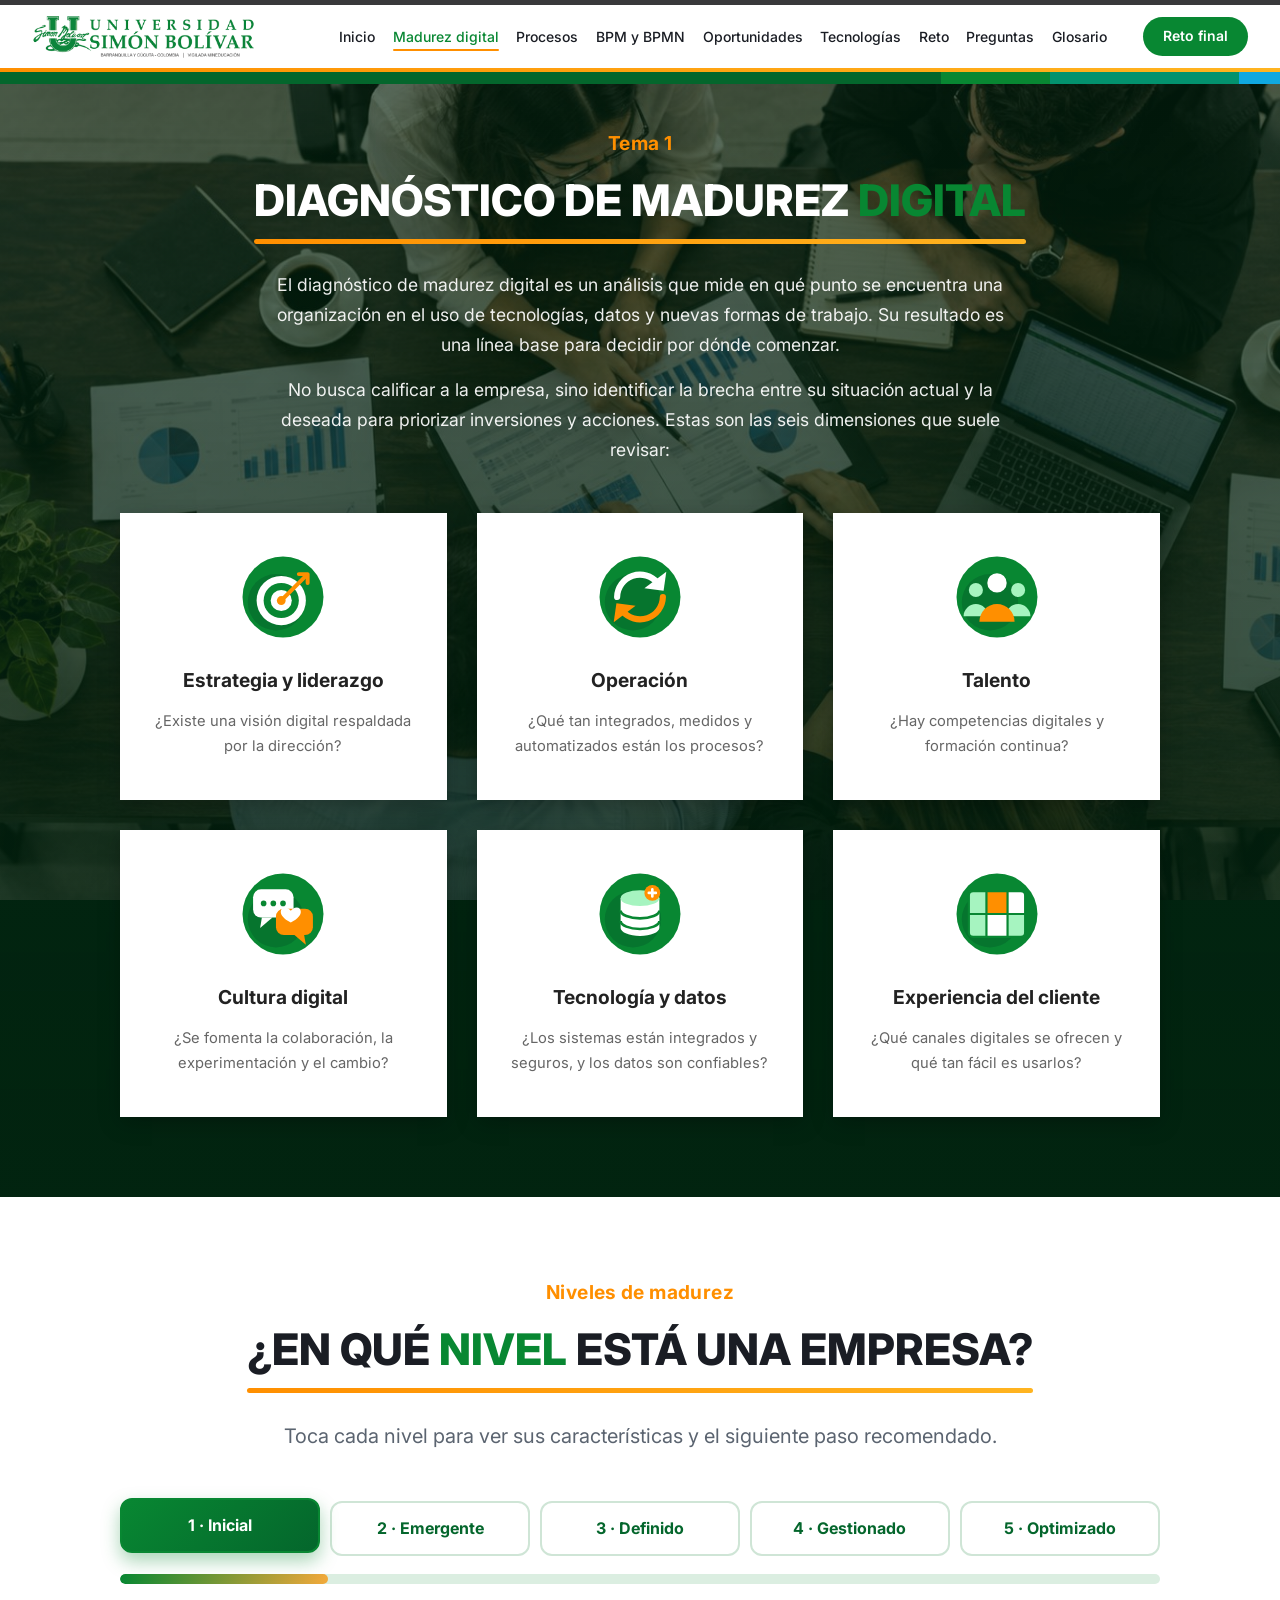
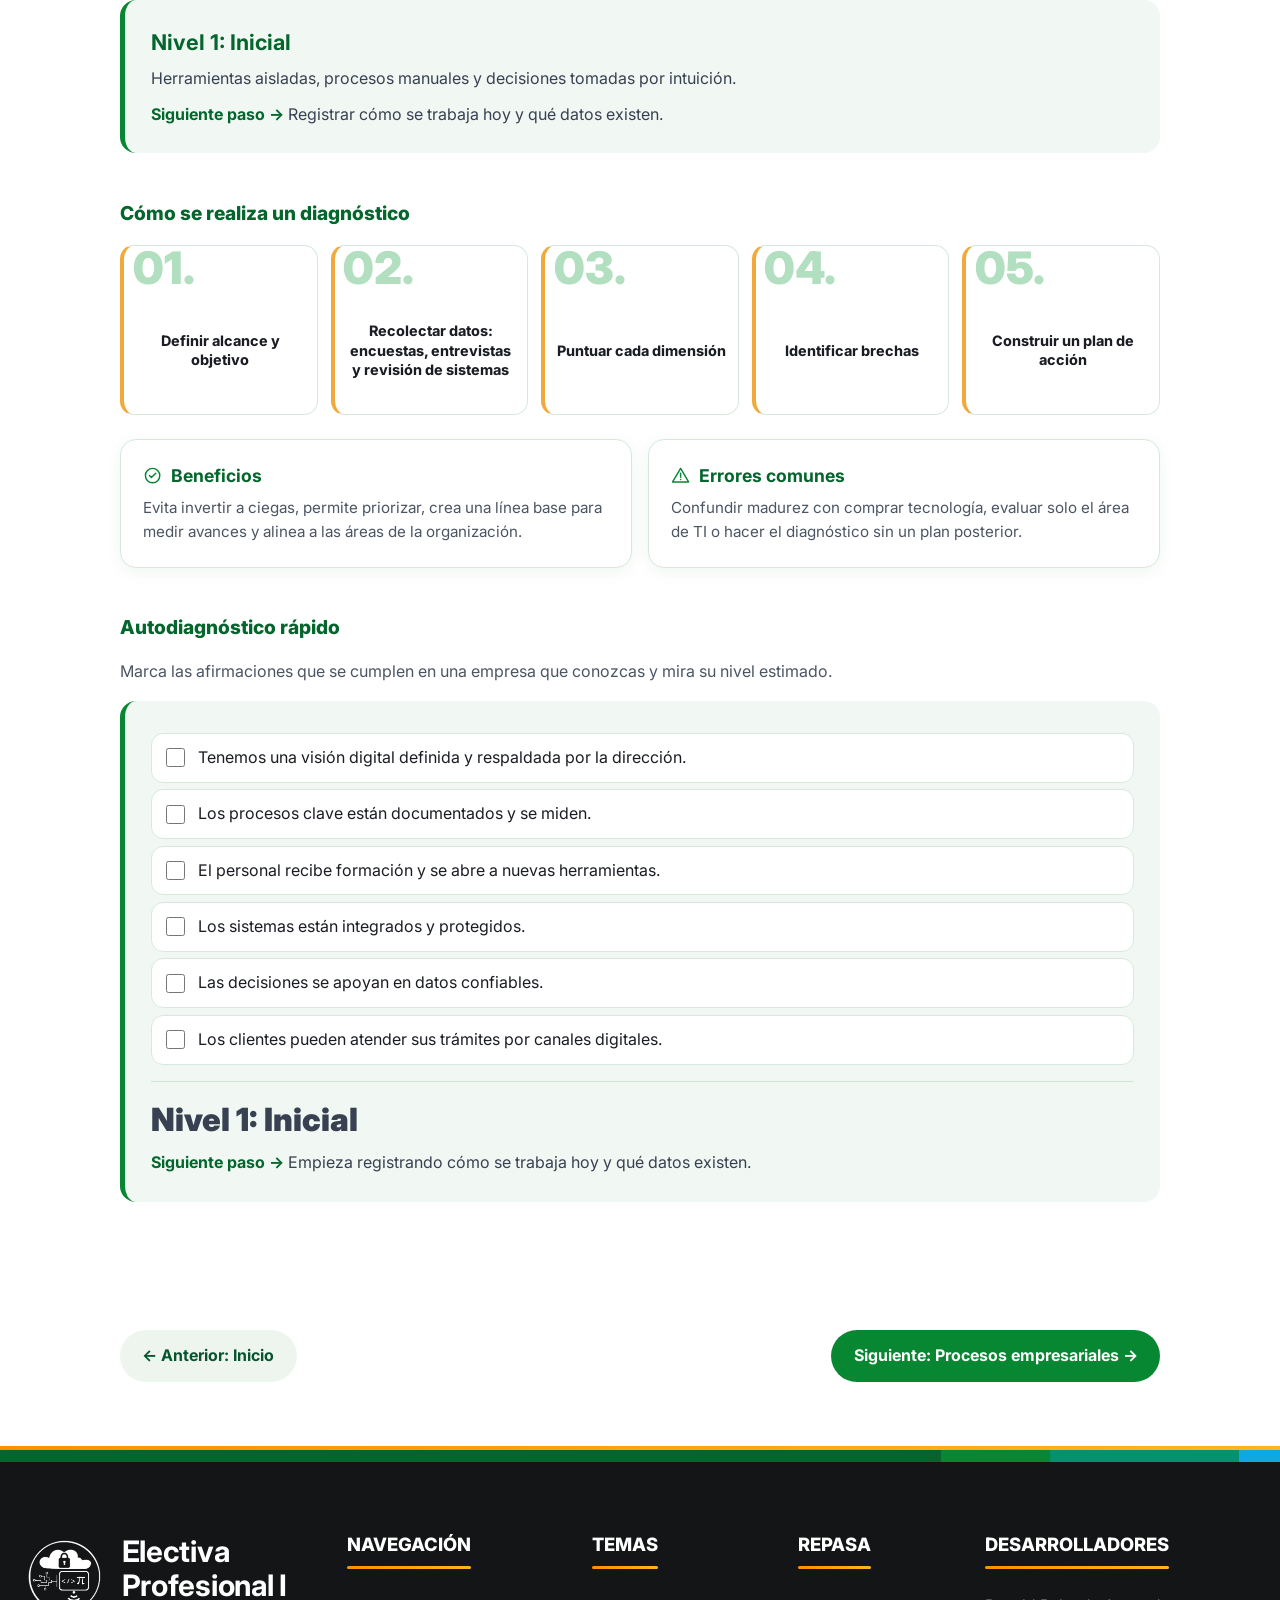
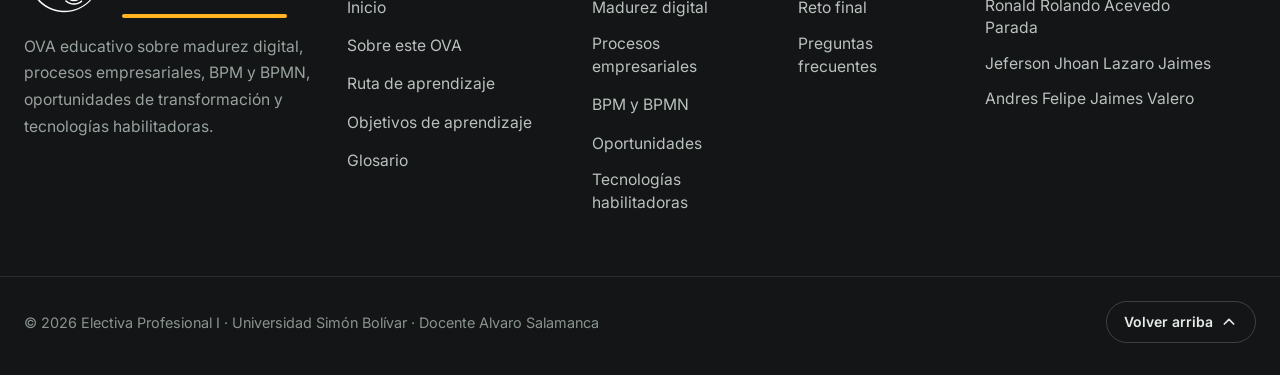
<file: madurez.html>
<!DOCTYPE html>

<html lang="es">
<head>
<meta charset="utf-8"/>
<meta content="width=device-width, initial-scale=1.0" name="viewport"/>
<meta content="OVA del grupo G4: diagnóstico de madurez digital, procesos empresariales, BPM y BPMN, oportunidades de transformación y tecnologías habilitadoras." name="description"/>
<meta content="madurez digital, procesos empresariales, BPM, BPMN, transformación empresarial, tecnologías habilitadoras, IA, cloud, big data, IoT, automatización" name="keywords"/>
<meta content="Grupo G4 - Electiva Profesional I - Universidad Simón Bolívar" name="author"/>
<title>Madurez digital | OVA G4 · Electiva Profesional I</title>
<link href="images/favicon-unisimon.png" rel="icon" type="image/png"/>
<link href="css/styles.css" rel="stylesheet"/>
<link href="https://fonts.googleapis.com/css2?family=Inter:wght@300;400;500;600;700;800;900&amp;display=swap" rel="stylesheet"/>
</head>
<body class="ova-multipagina page-madurez">
<!-- Main Navigation -->
<nav class="main-nav" id="mainNav">
<div class="nav-strip"></div>
<div class="nav-container">
<a aria-label="Universidad Simón Bolívar" class="logo" href="https://www.unisimon.edu.co/">
<img alt="Universidad Simón Bolívar" src="images/logo-usb.png"/>
</a>
<ul class="nav-links" id="navLinks">
<li><a class="" href="index.html">Inicio</a></li>
<li><a aria-current="page" class="active" href="madurez.html#madurez">Madurez digital</a></li>
<li><a class="" href="procesos.html">Procesos</a></li>
<li><a class="" href="bpm.html">BPM y BPMN</a></li>
<li><a class="" href="oportunidades.html">Oportunidades</a></li>
<li><a class="" href="tecnologias.html">Tecnologías</a></li>
<li><a class="" href="reto.html">Reto</a></li>
<li><a class="" href="preguntas.html">Preguntas</a></li>
<li><a href="glosario.html">Glosario</a></li></ul>
<div class="nav-right">
<a class="btn-login" href="reto.html">Reto final</a>
</div>
<button aria-label="Menu" class="menu-toggle" id="menuToggle">
<svg fill="none" height="24" stroke="currentColor" stroke-width="2" viewbox="0 0 24 24" width="24"><path d="M4 6h16M4 12h16M4 18h16" stroke-linecap="round" stroke-linejoin="round"></path></svg>
</button>
</div>
<div aria-hidden="true" class="nav-stripe"></div>
<!-- Mobile Menu -->
<div class="mobile-menu" id="mobileMenu">
<a class="" href="index.html">Inicio</a>
<a aria-current="page" class="active" href="madurez.html#madurez">Madurez digital</a>
<a class="" href="procesos.html">Procesos</a>
<a class="" href="bpm.html">BPM y BPMN</a>
<a class="" href="oportunidades.html">Oportunidades</a>
<a class="" href="tecnologias.html">Tecnologías</a>
<a class="" href="reto.html">Reto</a>
<a class="" href="preguntas.html">Preguntas</a>
<a href="glosario.html">Glosario</a><a class="btn-login-mobile" href="reto.html">Reto final</a>
</div>
</nav>
<!-- Hero Section -->

<!-- Quick Cards -->

<!-- Services Section -->

<!-- Video Banner Section -->

<!-- Objetivos de aprendizaje -->

<!-- Tema 1: diagnóstico de madurez digital -->
<section class="tech-stack" id="madurez">
<video aria-hidden="true" autoplay="" class="int-video" loop="" muted="" playsinline="" poster="images/video-hero-bg.jpg" preload="auto">
<source src="videos/integracion-bg.mp4" type="video/mp4"/>
</video>
<div aria-hidden="true" class="int-overlay"></div>
<div class="container">
<div class="section-header hiw-header">
<span class="svc-eyebrow">Tema 1</span>
<h2>Diagnóstico de madurez <span class="svc-green">digital</span></h2>
<p>El diagnóstico de madurez digital es un análisis que mide en qué punto se encuentra una organización en el uso de tecnologías, datos y nuevas formas de trabajo. Su resultado es una línea base para decidir por dónde comenzar.</p>
<p>No busca calificar a la empresa, sino identificar la brecha entre su situación actual y la deseada para priorizar inversiones y acciones. Estas son las seis dimensiones que suele revisar:</p>
</div>
<div class="int-grid">
<div class="int-card">
<div class="int-icon"><svg aria-hidden="true" role="img" viewbox="0 0 100 100"><circle cx="50" cy="50" fill="#088732" r="46"></circle><circle cx="42" cy="56" fill="#04662C" opacity=".55" r="32"></circle><circle cx="48" cy="54" fill="#fff" r="28"></circle><circle cx="48" cy="54" fill="#088732" r="20"></circle><circle cx="48" cy="54" fill="#fff" r="12"></circle><circle cx="48" cy="54" fill="#FF8F00" r="5"></circle><path d="M48 54L76 26" stroke="#FF8F00" stroke-linecap="round" stroke-width="4.5"></path><path d="M68 24h10v10" fill="none" stroke="#FF8F00" stroke-linecap="round" stroke-linejoin="round" stroke-width="4.5"></path></svg></div>
<h3>Estrategia y liderazgo</h3>
<p>¿Existe una visión digital respaldada por la dirección?</p>
</div>
<div class="int-card">
<div class="int-icon"><svg aria-hidden="true" role="img" viewbox="0 0 100 100"><circle cx="50" cy="50" fill="#088732" r="46"></circle><circle cx="42" cy="56" fill="#04662C" opacity=".55" r="32"></circle><path d="M24 50a26 26 0 0 1 46-16" fill="none" stroke="#fff" stroke-linecap="round" stroke-width="7"></path><path d="M78 20v22H56z" fill="#fff" transform="rotate(8 70 34)"></path><path d="M76 50a26 26 0 0 1-46 16" fill="none" stroke="#FF8F00" stroke-linecap="round" stroke-width="7"></path><path d="M22 80V58h22z" fill="#FF8F00" transform="rotate(8 30 66)"></path></svg></div>
<h3>Operación</h3>
<p>¿Qué tan integrados, medidos y automatizados están los procesos?</p>
</div>
<div class="int-card">
<div class="int-icon"><svg aria-hidden="true" role="img" viewbox="0 0 100 100"><circle cx="50" cy="50" fill="#088732" r="46"></circle><circle cx="42" cy="56" fill="#04662C" opacity=".55" r="32"></circle><circle cx="26" cy="42" fill="#A6F4C0" r="8"></circle><path d="M12 72a14 14 0 0 1 28 0z" fill="#A6F4C0"></path><circle cx="74" cy="42" fill="#A6F4C0" r="8"></circle><path d="M60 72a14 14 0 0 1 28 0z" fill="#A6F4C0"></path><circle cx="50" cy="34" fill="#fff" r="11"></circle><path d="M30 78a20 20 0 0 1 40 0z" fill="#FF8F00"></path></svg></div>
<h3>Talento</h3>
<p>¿Hay competencias digitales y formación continua?</p>
</div>
<div class="int-card">
<div class="int-icon"><svg aria-hidden="true" role="img" viewbox="0 0 100 100"><circle cx="50" cy="50" fill="#088732" r="46"></circle><circle cx="42" cy="56" fill="#04662C" opacity=".55" r="32"></circle><rect fill="#fff" height="32" rx="9" width="46" x="16" y="22"></rect><path d="M26 54l-2 12 14-12z" fill="#fff"></path><circle cx="28" cy="38" fill="#088732" r="3.2"></circle><circle cx="39" cy="38" fill="#088732" r="3.2"></circle><circle cx="50" cy="38" fill="#088732" r="3.2"></circle><rect fill="#FF8F00" height="30" rx="9" width="42" x="42" y="44"></rect><path d="M74 74l2 11-13-11z" fill="#FF8F00"></path><path d="M63 66c-9-5-12-9-12-13 0-3 2-5 5-5 3 0 5 2 7 4 2-2 4-4 7-4 3 0 5 2 5 5 0 4-3 8-12 13z" fill="#fff" transform="translate(-1 -3) scale(.95)"></path></svg></div>
<h3>Cultura digital</h3>
<p>¿Se fomenta la colaboración, la experimentación y el cambio?</p>
</div>
<div class="int-card">
<div class="int-icon"><svg aria-hidden="true" role="img" viewbox="0 0 100 100"><circle cx="50" cy="50" fill="#088732" r="46"></circle><circle cx="42" cy="56" fill="#04662C" opacity=".55" r="32"></circle><path d="M28 32v34c0 5 10 9 22 9s22-4 22-9V32z" fill="#fff"></path><ellipse cx="50" cy="32" fill="#A6F4C0" rx="22" ry="9"></ellipse><path d="M28 46c0 5 10 9 22 9s22-4 22-9M28 58c0 5 10 9 22 9s22-4 22-9" fill="none" stroke="#088732" stroke-width="3"></path><circle cx="64" cy="26" fill="#FF8F00" r="9"></circle><path d="M60 26h8M64 22v8" stroke="#fff" stroke-linecap="round" stroke-width="3"></path></svg></div>
<h3>Tecnología y datos</h3>
<p>¿Los sistemas están integrados y seguros, y los datos son confiables?</p>
</div>
<div class="int-card">
<div class="int-icon"><svg aria-hidden="true" role="img" viewbox="0 0 100 100"><circle cx="50" cy="50" fill="#088732" r="46"></circle><circle cx="42" cy="56" fill="#04662C" opacity=".55" r="32"></circle><rect fill="#fff" height="52" rx="5" width="64" x="18" y="24"></rect><rect fill="#A6F4C0" height="52" rx="4" width="20" x="18" y="24"></rect><rect fill="#FF8F00" height="26" width="24" x="38" y="24"></rect><rect fill="#A6F4C0" height="26" rx="4" width="20" x="62" y="50"></rect><path d="M38 24v52M62 24v52M18 50h64" stroke="#088732" stroke-width="2.5"></path><rect fill="none" height="52" rx="5" stroke="#088732" stroke-width="2.5" width="64" x="18" y="24"></rect></svg></div>
<h3>Experiencia del cliente</h3>
<p>¿Qué canales digitales se ofrecen y qué tan fácil es usarlos?</p>
</div>
</div>
</div>
</section>
<section class="o-sec" id="niveles">
<div class="container">
<div class="section-header hiw-header">
<span class="svc-eyebrow">Niveles de madurez</span>
<h2>¿En qué <span class="svc-green">nivel</span> está una empresa?</h2>
<p>Toca cada nivel para ver sus características y el siguiente paso recomendado.</p>
</div>
<div class="o-tabs" id="lvTabs"></div>
<div class="o-meter"><i id="meterFill"></i></div>
<div class="o-panel" id="lvPanel"></div>
<h3 class="o-sub">Cómo se realiza un diagnóstico</h3>
<div class="o-steps"><div><b>1</b><span>Definir alcance y objetivo</span></div><div><b>2</b><span>Recolectar datos: encuestas, entrevistas y revisión de sistemas</span></div><div><b>3</b><span>Puntuar cada dimensión</span></div><div><b>4</b><span>Identificar brechas</span></div><div><b>5</b><span>Construir un plan de acción</span></div></div>
<div class="o-grid o2"><div class="o-card"><h4><span class="heading-icon" data-ova-icon="check"></span> Beneficios</h4><p>Evita invertir a ciegas, permite priorizar, crea una línea base para medir avances y alinea a las áreas de la organización.</p></div><div class="o-card"><h4><span class="heading-icon" data-ova-icon="warning"></span> Errores comunes</h4><p>Confundir madurez con comprar tecnología, evaluar solo el área de TI o hacer el diagnóstico sin un plan posterior.</p></div></div>
<h3 class="o-sub">Autodiagnóstico rápido</h3>
<p class="o-lead">Marca las afirmaciones que se cumplen en una empresa que conozcas y mira su nivel estimado.</p>
<div class="o-panel" id="selfTest"></div>
</div>
</section>
<!-- Para las Empresas: pasos + mosaico -->






<!-- FAQ Section -->

<!-- Footer -->
<div class="container lesson-actions"><a class="lesson-btn lesson-prev" href="index.html">← Anterior: Inicio</a><a class="lesson-btn lesson-next" href="procesos.html">Siguiente: Procesos empresariales →</a></div><footer class="site-footer" id="contacto">
<div aria-hidden="true" class="site-footer-stripe"></div>
<div class="site-footer-inner">
<div class="site-footer-brand">
<div class="site-footer-brand-head">
<a aria-label="Ir al inicio" class="site-footer-logo" href="index.html"><img alt="Logo de Sistemas de la Universidad Simón Bolívar" src="images/logo-sistemas-unisimon.png"/></a>
<h4 class="site-footer-title">Electiva<br/>Profesional I</h4>
</div>
<p class="site-footer-desc">OVA educativo sobre madurez digital, procesos empresariales, BPM y BPMN, oportunidades de transformación y tecnologías habilitadoras.</p>
</div>
<nav aria-label="Navegación" class="site-footer-col">
<h5>Navegación</h5><ul>
<li><a href="index.html">Inicio</a></li><li><a href="index.html#caracteristicas">Sobre este OVA</a></li><li><a href="index.html#beneficios">Ruta de aprendizaje</a></li><li><a href="index.html#como-funciona">Objetivos de aprendizaje</a></li><li><a href="glosario.html">Glosario</a></li>
</ul></nav>
<nav aria-label="Temas" class="site-footer-col">
<h5>Temas</h5><ul>
<li><a href="madurez.html">Madurez digital</a></li><li><a href="procesos.html">Procesos empresariales</a></li><li><a href="bpm.html">BPM y BPMN</a></li><li><a href="oportunidades.html">Oportunidades</a></li><li><a href="tecnologias.html">Tecnologías habilitadoras</a></li>
</ul></nav>
<nav aria-label="Repasa" class="site-footer-col">
<h5>Repasa</h5><ul><li><a href="reto.html">Reto final</a></li><li><a href="preguntas.html">Preguntas frecuentes</a></li></ul>
</nav>
<div class="site-footer-col site-footer-developers"><h5>Desarrolladores</h5><ul><li>Ronald Rolando Acevedo Parada</li><li>Jeferson Jhoan Lazaro Jaimes</li><li>Andres Felipe Jaimes Valero</li></ul></div>
</div><div class="site-footer-bottom">
<p class="site-footer-copy">© 2026 Electiva Profesional I · Universidad Simón Bolívar · Docente Alvaro Salamanca</p>
<a aria-label="Volver al inicio de la página" class="site-footer-top" href="index.html">
                Volver arriba
                <svg aria-hidden="true" fill="none" height="16" stroke="currentColor" stroke-width="2.5" viewbox="0 0 24 24" width="16"><path d="M5 15l7-7 7 7" stroke-linecap="round" stroke-linejoin="round"></path></svg>
</a>
</div>
</footer>
<!-- Documentación Float Button (aparece al hacer scroll) -->
<a aria-hidden="true" aria-label="Ir al reto final" class="doc-float" href="reto.html" id="docFloat" tabindex="-1" title="Ir al reto final">
<svg aria-hidden="true" fill="none" height="26" stroke="currentColor" stroke-width="2" viewbox="0 0 24 24" width="26"><path d="M9 12h6m-6 4h6m2 5H7a2 2 0 01-2-2V5a2 2 0 012-2h5.586a1 1 0 01.707.293l5.414 5.414a1 1 0 01.293.707V19a2 2 0 01-2 2z" stroke-linecap="round" stroke-linejoin="round"></path></svg>
</a>
<script src="js/script.js"></script>
</body>
</html>
</file>
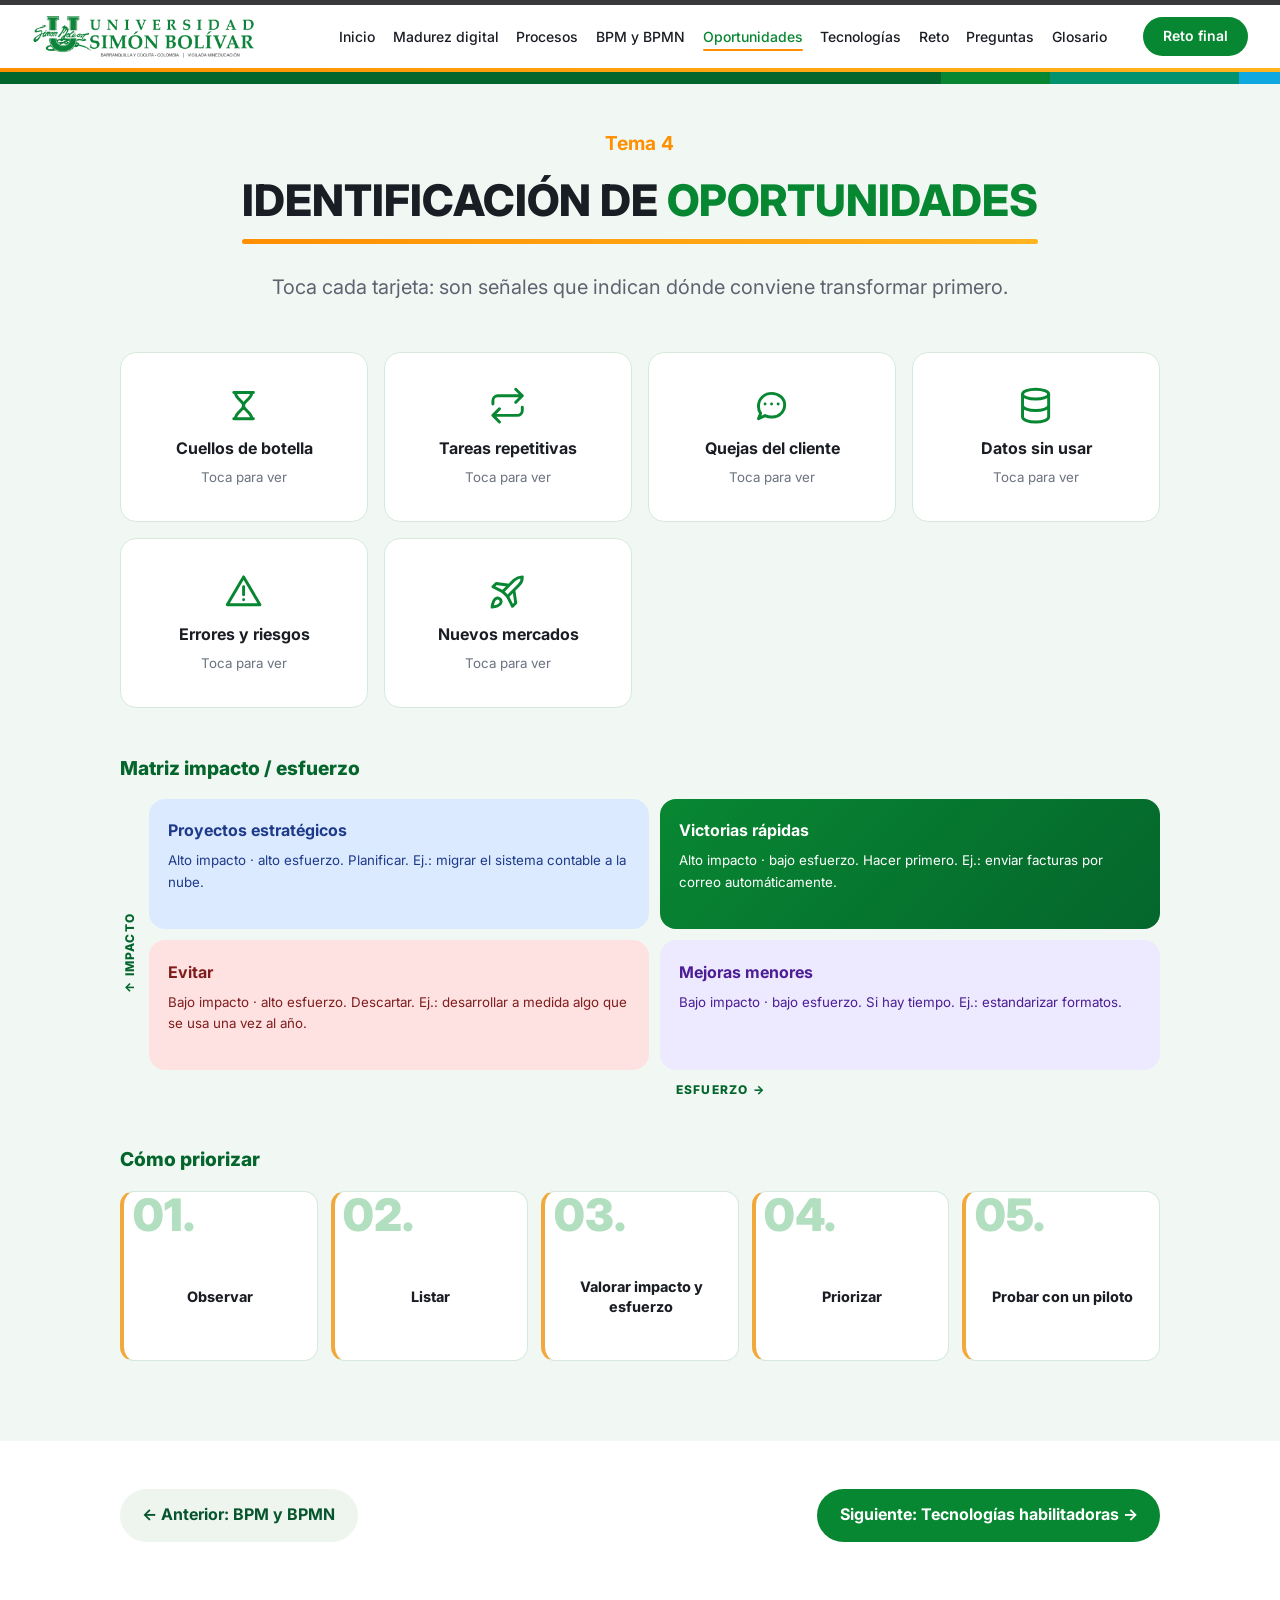
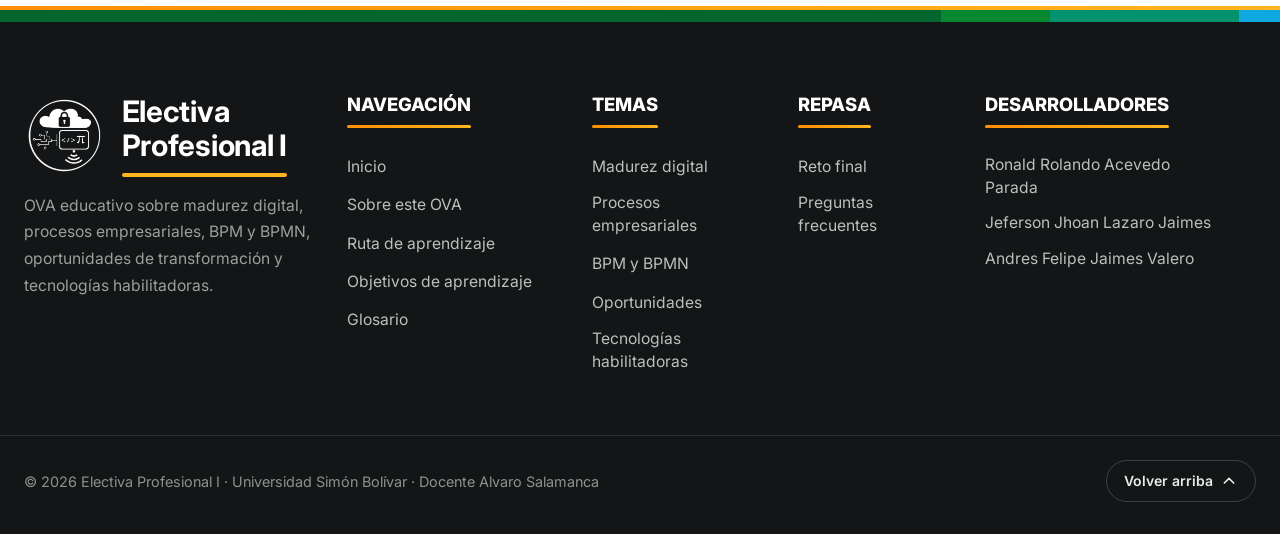
<file: oportunidades.html>
<!DOCTYPE html>

<html lang="es">
<head>
<meta charset="utf-8"/>
<meta content="width=device-width, initial-scale=1.0" name="viewport"/>
<meta content="OVA del grupo G4: diagnóstico de madurez digital, procesos empresariales, BPM y BPMN, oportunidades de transformación y tecnologías habilitadoras." name="description"/>
<meta content="madurez digital, procesos empresariales, BPM, BPMN, transformación empresarial, tecnologías habilitadoras, IA, cloud, big data, IoT, automatización" name="keywords"/>
<meta content="Grupo G4 - Electiva Profesional I - Universidad Simón Bolívar" name="author"/>
<title>Oportunidades de transformación | OVA G4 · Electiva Profesional I</title>
<link href="images/favicon-unisimon.png" rel="icon" type="image/png"/>
<link href="css/styles.css" rel="stylesheet"/>
<link href="https://fonts.googleapis.com/css2?family=Inter:wght@300;400;500;600;700;800;900&amp;display=swap" rel="stylesheet"/>
</head>
<body class="ova-multipagina page-oportunidades">
<!-- Main Navigation -->
<nav class="main-nav" id="mainNav">
<div class="nav-strip"></div>
<div class="nav-container">
<a aria-label="Universidad Simón Bolívar" class="logo" href="https://www.unisimon.edu.co/">
<img alt="Universidad Simón Bolívar" src="images/logo-usb.png"/>
</a>
<ul class="nav-links" id="navLinks">
<li><a class="" href="index.html">Inicio</a></li>
<li><a class="" href="madurez.html">Madurez digital</a></li>
<li><a class="" href="procesos.html">Procesos</a></li>
<li><a class="" href="bpm.html">BPM y BPMN</a></li>
<li><a class="" href="oportunidades.html#oportunidades">Oportunidades</a></li>
<li><a class="" href="tecnologias.html">Tecnologías</a></li>
<li><a class="" href="reto.html">Reto</a></li>
<li><a class="" href="preguntas.html">Preguntas</a></li>
<li><a href="glosario.html">Glosario</a></li></ul>
<div class="nav-right">
<a class="btn-login" href="reto.html">Reto final</a>
</div>
<button aria-label="Menu" class="menu-toggle" id="menuToggle">
<svg fill="none" height="24" stroke="currentColor" stroke-width="2" viewbox="0 0 24 24" width="24"><path d="M4 6h16M4 12h16M4 18h16" stroke-linecap="round" stroke-linejoin="round"></path></svg>
</button>
</div>
<div aria-hidden="true" class="nav-stripe"></div>
<!-- Mobile Menu -->
<div class="mobile-menu" id="mobileMenu">
<a class="" href="index.html">Inicio</a>
<a class="" href="madurez.html">Madurez digital</a>
<a class="" href="procesos.html">Procesos</a>
<a class="" href="bpm.html">BPM y BPMN</a>
<a class="" href="oportunidades.html#oportunidades">Oportunidades</a>
<a class="" href="tecnologias.html">Tecnologías</a>
<a class="" href="reto.html">Reto</a>
<a class="" href="preguntas.html">Preguntas</a>
<a href="glosario.html">Glosario</a><a class="btn-login-mobile" href="reto.html">Reto final</a>
</div>
</nav>
<!-- Hero Section -->

<!-- Quick Cards -->

<!-- Services Section -->

<!-- Video Banner Section -->

<!-- Objetivos de aprendizaje -->

<!-- Qué es la transformación empresarial: fondo de video + 6 dimensiones -->


<!-- Para las Empresas: pasos + mosaico -->



<section class="o-sec o-alt" id="oportunidades">
<div class="container">
<div class="section-header hiw-header">
<span class="svc-eyebrow">Tema 4</span>
<h2>Identificación de <span class="svc-green">oportunidades</span></h2>
<p>Toca cada tarjeta: son señales que indican dónde conviene transformar primero.</p>
</div>
<div class="o-grid">
<button class="flip"><span class="flip-icon" data-ova-icon="bottleneck"></span><b>Cuellos de botella</b><small>Toca para ver</small><p>Pasos donde el trabajo se acumula y retrasa la entrega.</p></button>
<button class="flip"><span class="flip-icon" data-ova-icon="repeat"></span><b>Tareas repetitivas</b><small>Toca para ver</small><p>Actividades manuales basadas en reglas: candidatas a automatizar.</p></button>
<button class="flip"><span class="flip-icon" data-ova-icon="feedback"></span><b>Quejas del cliente</b><small>Toca para ver</small><p>Demoras, errores o falta de canales que revelan fallas del servicio.</p></button>
<button class="flip"><span class="flip-icon" data-ova-icon="database"></span><b>Datos sin usar</b><small>Toca para ver</small><p>Información almacenada que podría guiar decisiones.</p></button>
<button class="flip"><span class="flip-icon" data-ova-icon="warning"></span><b>Errores y riesgos</b><small>Toca para ver</small><p>Reprocesos, pérdidas o incumplimientos frecuentes.</p></button>
<button class="flip"><span class="flip-icon" data-ova-icon="rocket"></span><b>Nuevos mercados</b><small>Toca para ver</small><p>Canales o servicios que hoy no se ofrecen y que la tecnología permite.</p></button>
</div>
<h3 class="o-sub">Matriz impacto / esfuerzo</h3>
<div class="o-matrix"><span class="ay">↑ Impacto</span><div class="q1"><b>Proyectos estratégicos</b><small>Alto impacto · alto esfuerzo. Planificar. Ej.: migrar el sistema contable a la nube.</small></div><div class="q2"><b>Victorias rápidas</b><small>Alto impacto · bajo esfuerzo. Hacer primero. Ej.: enviar facturas por correo automáticamente.</small></div><div class="q3"><b>Evitar</b><small>Bajo impacto · alto esfuerzo. Descartar. Ej.: desarrollar a medida algo que se usa una vez al año.</small></div><div class="q4"><b>Mejoras menores</b><small>Bajo impacto · bajo esfuerzo. Si hay tiempo. Ej.: estandarizar formatos.</small></div><span class="ax">Esfuerzo →</span></div>
<h3 class="o-sub">Cómo priorizar</h3>
<div class="o-steps"><div><b>1</b><span>Observar</span></div><div><b>2</b><span>Listar</span></div><div><b>3</b><span>Valorar impacto y esfuerzo</span></div><div><b>4</b><span>Priorizar</span></div><div><b>5</b><span>Probar con un piloto</span></div></div>
</div>
</section>


<!-- FAQ Section -->

<!-- Footer -->
<div class="container lesson-actions"><a class="lesson-btn lesson-prev" href="bpm.html">← Anterior: BPM y BPMN</a><a class="lesson-btn lesson-next" href="tecnologias.html">Siguiente: Tecnologías habilitadoras →</a></div><footer class="site-footer" id="contacto">
<div aria-hidden="true" class="site-footer-stripe"></div>
<div class="site-footer-inner">
<div class="site-footer-brand">
<div class="site-footer-brand-head">
<a aria-label="Ir al inicio" class="site-footer-logo" href="index.html"><img alt="Logo de Sistemas de la Universidad Simón Bolívar" src="images/logo-sistemas-unisimon.png"/></a>
<h4 class="site-footer-title">Electiva<br/>Profesional I</h4>
</div>
<p class="site-footer-desc">OVA educativo sobre madurez digital, procesos empresariales, BPM y BPMN, oportunidades de transformación y tecnologías habilitadoras.</p>
</div>
<nav aria-label="Navegación" class="site-footer-col">
<h5>Navegación</h5><ul>
<li><a href="index.html">Inicio</a></li><li><a href="index.html#caracteristicas">Sobre este OVA</a></li><li><a href="index.html#beneficios">Ruta de aprendizaje</a></li><li><a href="index.html#como-funciona">Objetivos de aprendizaje</a></li><li><a href="glosario.html">Glosario</a></li>
</ul></nav>
<nav aria-label="Temas" class="site-footer-col">
<h5>Temas</h5><ul>
<li><a href="madurez.html">Madurez digital</a></li><li><a href="procesos.html">Procesos empresariales</a></li><li><a href="bpm.html">BPM y BPMN</a></li><li><a href="oportunidades.html">Oportunidades</a></li><li><a href="tecnologias.html">Tecnologías habilitadoras</a></li>
</ul></nav>
<nav aria-label="Repasa" class="site-footer-col">
<h5>Repasa</h5><ul><li><a href="reto.html">Reto final</a></li><li><a href="preguntas.html">Preguntas frecuentes</a></li></ul>
</nav>
<div class="site-footer-col site-footer-developers"><h5>Desarrolladores</h5><ul><li>Ronald Rolando Acevedo Parada</li><li>Jeferson Jhoan Lazaro Jaimes</li><li>Andres Felipe Jaimes Valero</li></ul></div>
</div><div class="site-footer-bottom">
<p class="site-footer-copy">© 2026 Electiva Profesional I · Universidad Simón Bolívar · Docente Alvaro Salamanca</p>
<a aria-label="Volver al inicio de la página" class="site-footer-top" href="index.html">
                Volver arriba
                <svg aria-hidden="true" fill="none" height="16" stroke="currentColor" stroke-width="2.5" viewbox="0 0 24 24" width="16"><path d="M5 15l7-7 7 7" stroke-linecap="round" stroke-linejoin="round"></path></svg>
</a>
</div>
</footer>
<!-- Documentación Float Button (aparece al hacer scroll) -->
<a aria-hidden="true" aria-label="Ir al reto final" class="doc-float" href="reto.html" id="docFloat" tabindex="-1" title="Ir al reto final">
<svg aria-hidden="true" fill="none" height="26" stroke="currentColor" stroke-width="2" viewbox="0 0 24 24" width="26"><path d="M9 12h6m-6 4h6m2 5H7a2 2 0 01-2-2V5a2 2 0 012-2h5.586a1 1 0 01.707.293l5.414 5.414a1 1 0 01.293.707V19a2 2 0 01-2 2z" stroke-linecap="round" stroke-linejoin="round"></path></svg>
</a>
<script src="js/script.js"></script>
</body>
</html>
</file>
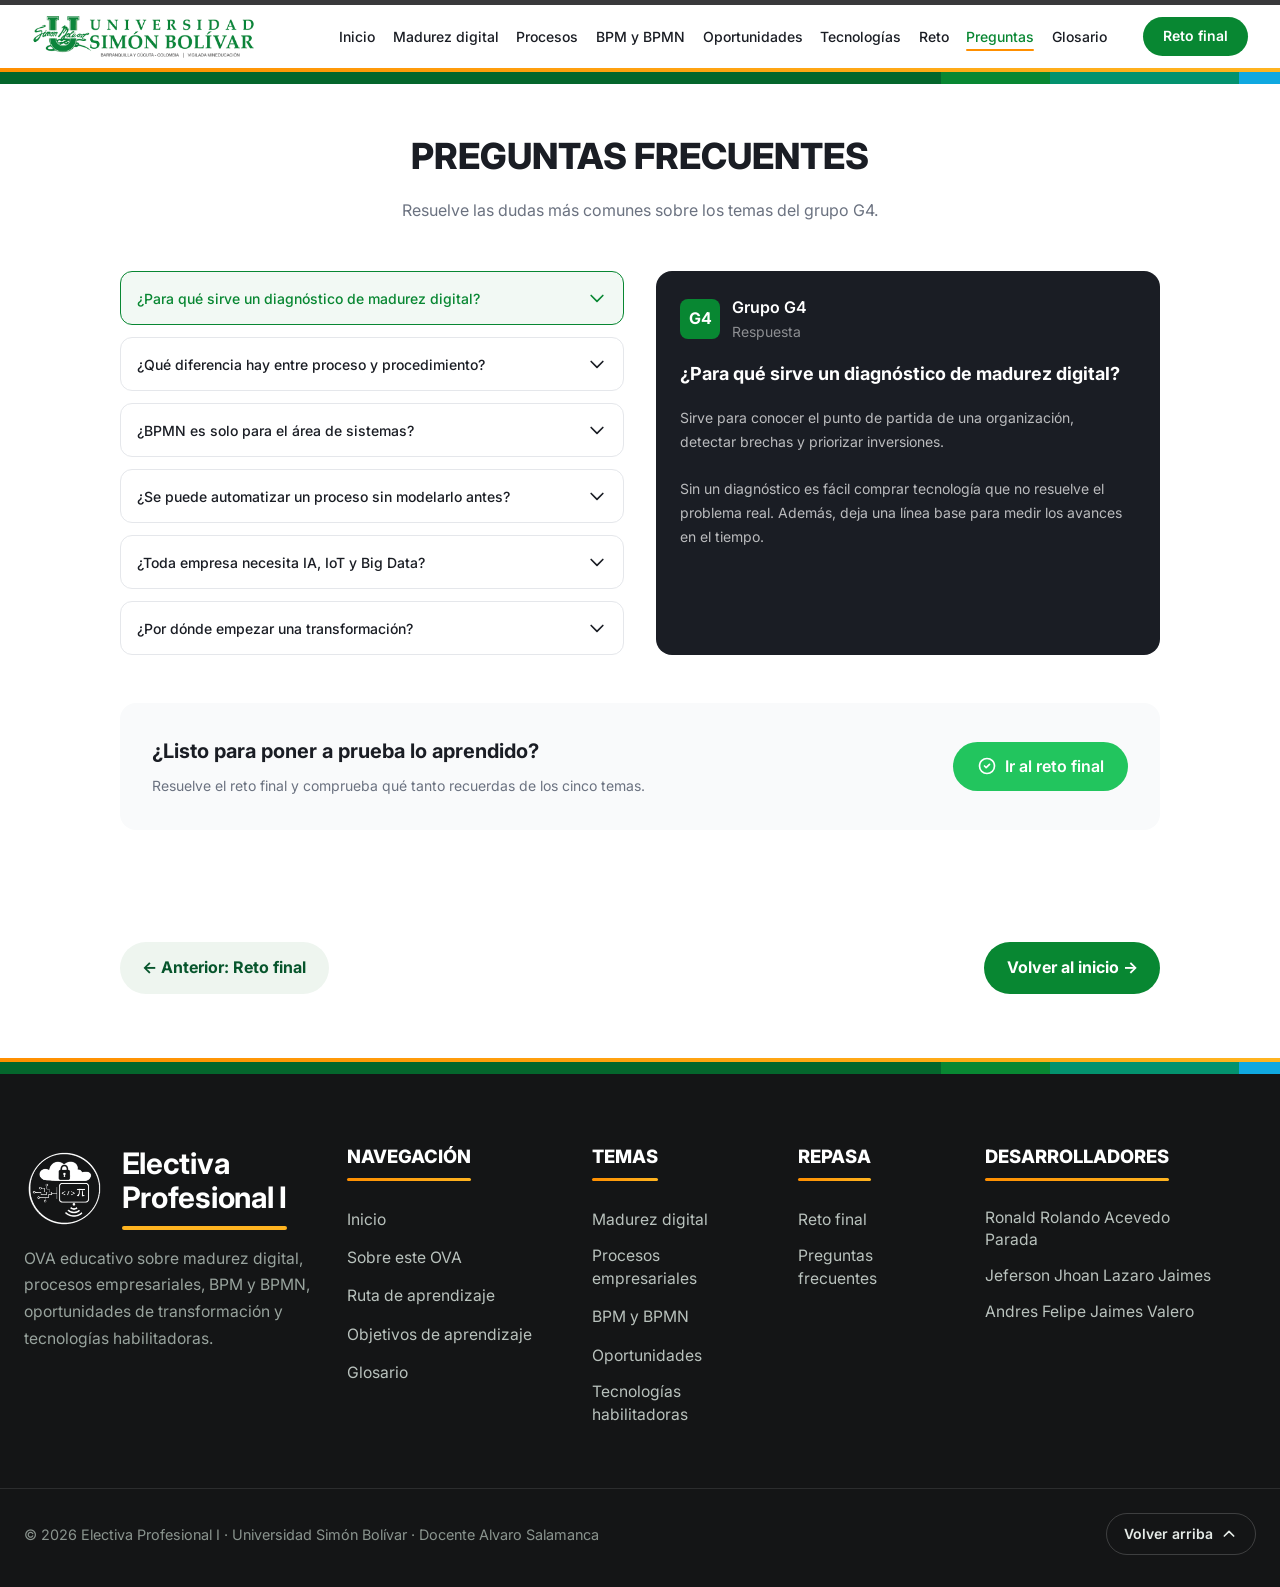
<file: preguntas.html>
<!DOCTYPE html>

<html lang="es">
<head>
<meta charset="utf-8"/>
<meta content="width=device-width, initial-scale=1.0" name="viewport"/>
<meta content="OVA del grupo G4: diagnóstico de madurez digital, procesos empresariales, BPM y BPMN, oportunidades de transformación y tecnologías habilitadoras." name="description"/>
<meta content="madurez digital, procesos empresariales, BPM, BPMN, transformación empresarial, tecnologías habilitadoras, IA, cloud, big data, IoT, automatización" name="keywords"/>
<meta content="Grupo G4 - Electiva Profesional I - Universidad Simón Bolívar" name="author"/>
<title>Preguntas frecuentes | OVA G4 · Electiva Profesional I</title>
<link href="images/favicon-unisimon.png" rel="icon" type="image/png"/>
<link href="css/styles.css" rel="stylesheet"/>
<link href="https://fonts.googleapis.com/css2?family=Inter:wght@300;400;500;600;700;800;900&amp;display=swap" rel="stylesheet"/>
</head>
<body class="ova-multipagina page-preguntas">
<!-- Main Navigation -->
<nav class="main-nav" id="mainNav">
<div class="nav-strip"></div>
<div class="nav-container">
<a aria-label="Universidad Simón Bolívar" class="logo" href="https://www.unisimon.edu.co/">
<img alt="Universidad Simón Bolívar" src="images/logo-usb.png"/>
</a>
<ul class="nav-links" id="navLinks">
<li><a class="" href="index.html">Inicio</a></li>
<li><a class="" href="madurez.html">Madurez digital</a></li>
<li><a class="" href="procesos.html">Procesos</a></li>
<li><a class="" href="bpm.html">BPM y BPMN</a></li>
<li><a class="" href="oportunidades.html">Oportunidades</a></li>
<li><a class="" href="tecnologias.html">Tecnologías</a></li>
<li><a class="" href="reto.html">Reto</a></li>
<li><a aria-current="page" class="active" href="preguntas.html#preguntas">Preguntas</a></li>
<li><a href="glosario.html">Glosario</a></li></ul>
<div class="nav-right">
<a class="btn-login" href="reto.html">Reto final</a>
</div>
<button aria-label="Menu" class="menu-toggle" id="menuToggle">
<svg fill="none" height="24" stroke="currentColor" stroke-width="2" viewbox="0 0 24 24" width="24"><path d="M4 6h16M4 12h16M4 18h16" stroke-linecap="round" stroke-linejoin="round"></path></svg>
</button>
</div>
<div aria-hidden="true" class="nav-stripe"></div>
<!-- Mobile Menu -->
<div class="mobile-menu" id="mobileMenu">
<a class="" href="index.html">Inicio</a>
<a class="" href="madurez.html">Madurez digital</a>
<a class="" href="procesos.html">Procesos</a>
<a class="" href="bpm.html">BPM y BPMN</a>
<a class="" href="oportunidades.html">Oportunidades</a>
<a class="" href="tecnologias.html">Tecnologías</a>
<a class="" href="reto.html">Reto</a>
<a aria-current="page" class="active" href="preguntas.html#preguntas">Preguntas</a>
<a href="glosario.html">Glosario</a><a class="btn-login-mobile" href="reto.html">Reto final</a>
</div>
</nav>
<!-- Hero Section -->

<!-- Quick Cards -->

<!-- Services Section -->

<!-- Video Banner Section -->

<!-- Objetivos de aprendizaje -->

<!-- Qué es la transformación empresarial: fondo de video + 6 dimensiones -->


<!-- Para las Empresas: pasos + mosaico -->






<!-- FAQ Section -->
<section class="faq" id="preguntas">
<div class="container">
<div class="section-header">
<h2>PREGUNTAS FRECUENTES</h2>
<p>Resuelve las dudas más comunes sobre los temas del grupo G4.</p>
</div>
<div class="faq-grid">
<div class="faq-questions" id="faqQuestions">
<button class="faq-btn active" data-index="0">
                        ¿Para qué sirve un diagnóstico de madurez digital?
                        <svg fill="none" height="20" stroke="currentColor" stroke-width="2" viewbox="0 0 24 24" width="20"><path d="M5 15l7-7 7 7" stroke-linecap="round" stroke-linejoin="round"></path></svg>
</button>
<button class="faq-btn" data-index="1">
                        ¿Qué diferencia hay entre proceso y procedimiento?
                        <svg fill="none" height="20" stroke="currentColor" stroke-width="2" viewbox="0 0 24 24" width="20"><path d="M19 9l-7 7-7-7" stroke-linecap="round" stroke-linejoin="round"></path></svg>
</button>
<button class="faq-btn" data-index="2">
                        ¿BPMN es solo para el área de sistemas?
                        <svg fill="none" height="20" stroke="currentColor" stroke-width="2" viewbox="0 0 24 24" width="20"><path d="M19 9l-7 7-7-7" stroke-linecap="round" stroke-linejoin="round"></path></svg>
</button>
<button class="faq-btn" data-index="3">
                        ¿Se puede automatizar un proceso sin modelarlo antes?
                        <svg fill="none" height="20" stroke="currentColor" stroke-width="2" viewbox="0 0 24 24" width="20"><path d="M19 9l-7 7-7-7" stroke-linecap="round" stroke-linejoin="round"></path></svg>
</button>
<button class="faq-btn" data-index="4">
                        ¿Toda empresa necesita IA, IoT y Big Data?
                        <svg fill="none" height="20" stroke="currentColor" stroke-width="2" viewbox="0 0 24 24" width="20"><path d="M19 9l-7 7-7-7" stroke-linecap="round" stroke-linejoin="round"></path></svg>
</button>
<button class="faq-btn" data-index="5">
                        ¿Por dónde empezar una transformación?
                        <svg fill="none" height="20" stroke="currentColor" stroke-width="2" viewbox="0 0 24 24" width="20"><path d="M19 9l-7 7-7-7" stroke-linecap="round" stroke-linejoin="round"></path></svg>
</button>
</div>
<div class="faq-answer" id="faqAnswer">
<div class="answer-header">
<div class="answer-logo">G4</div>
<div>
<div class="answer-title">Grupo G4</div>
<div class="answer-subtitle">Respuesta</div>
</div>
</div>
<div class="answer-content" id="answerContent"></div>
</div>
</div>
<!-- WhatsApp CTA -->
<div class="whatsapp-cta">
<div>
<h3>¿Listo para poner a prueba lo aprendido?</h3>
<p>Resuelve el reto final y comprueba qué tanto recuerdas de los cinco temas.</p>
</div>
<a class="btn-whatsapp" href="reto.html">
<svg fill="none" height="20" stroke="currentColor" stroke-width="2" viewbox="0 0 24 24" width="20"><path d="M9 12l2 2 4-4m6 2a9 9 0 11-18 0 9 9 0 0118 0z" stroke-linecap="round" stroke-linejoin="round"></path></svg>
                    Ir al reto final
                </a>
</div>
</div>
</section>
<!-- Footer -->
<div class="container lesson-actions"><a class="lesson-btn lesson-prev" href="reto.html">← Anterior: Reto final</a><a class="lesson-btn lesson-next" href="index.html">Volver al inicio →</a></div><footer class="site-footer" id="contacto">
<div aria-hidden="true" class="site-footer-stripe"></div>
<div class="site-footer-inner">
<div class="site-footer-brand">
<div class="site-footer-brand-head">
<a aria-label="Ir al inicio" class="site-footer-logo" href="index.html"><img alt="Logo de Sistemas de la Universidad Simón Bolívar" src="images/logo-sistemas-unisimon.png"/></a>
<h4 class="site-footer-title">Electiva<br/>Profesional I</h4>
</div>
<p class="site-footer-desc">OVA educativo sobre madurez digital, procesos empresariales, BPM y BPMN, oportunidades de transformación y tecnologías habilitadoras.</p>
</div>
<nav aria-label="Navegación" class="site-footer-col">
<h5>Navegación</h5><ul>
<li><a href="index.html">Inicio</a></li><li><a href="index.html#caracteristicas">Sobre este OVA</a></li><li><a href="index.html#beneficios">Ruta de aprendizaje</a></li><li><a href="index.html#como-funciona">Objetivos de aprendizaje</a></li><li><a href="glosario.html">Glosario</a></li>
</ul></nav>
<nav aria-label="Temas" class="site-footer-col">
<h5>Temas</h5><ul>
<li><a href="madurez.html">Madurez digital</a></li><li><a href="procesos.html">Procesos empresariales</a></li><li><a href="bpm.html">BPM y BPMN</a></li><li><a href="oportunidades.html">Oportunidades</a></li><li><a href="tecnologias.html">Tecnologías habilitadoras</a></li>
</ul></nav>
<nav aria-label="Repasa" class="site-footer-col">
<h5>Repasa</h5><ul><li><a href="reto.html">Reto final</a></li><li><a href="preguntas.html">Preguntas frecuentes</a></li></ul>
</nav>
<div class="site-footer-col site-footer-developers"><h5>Desarrolladores</h5><ul><li>Ronald Rolando Acevedo Parada</li><li>Jeferson Jhoan Lazaro Jaimes</li><li>Andres Felipe Jaimes Valero</li></ul></div>
</div><div class="site-footer-bottom">
<p class="site-footer-copy">© 2026 Electiva Profesional I · Universidad Simón Bolívar · Docente Alvaro Salamanca</p>
<a aria-label="Volver al inicio de la página" class="site-footer-top" href="index.html">
                Volver arriba
                <svg aria-hidden="true" fill="none" height="16" stroke="currentColor" stroke-width="2.5" viewbox="0 0 24 24" width="16"><path d="M5 15l7-7 7 7" stroke-linecap="round" stroke-linejoin="round"></path></svg>
</a>
</div>
</footer>
<!-- Documentación Float Button (aparece al hacer scroll) -->
<a aria-hidden="true" aria-label="Ir al reto final" class="doc-float" href="reto.html" id="docFloat" tabindex="-1" title="Ir al reto final">
<svg aria-hidden="true" fill="none" height="26" stroke="currentColor" stroke-width="2" viewbox="0 0 24 24" width="26"><path d="M9 12h6m-6 4h6m2 5H7a2 2 0 01-2-2V5a2 2 0 012-2h5.586a1 1 0 01.707.293l5.414 5.414a1 1 0 01.293.707V19a2 2 0 01-2 2z" stroke-linecap="round" stroke-linejoin="round"></path></svg>
</a>
<script src="js/script.js"></script>
</body>
</html>
</file>
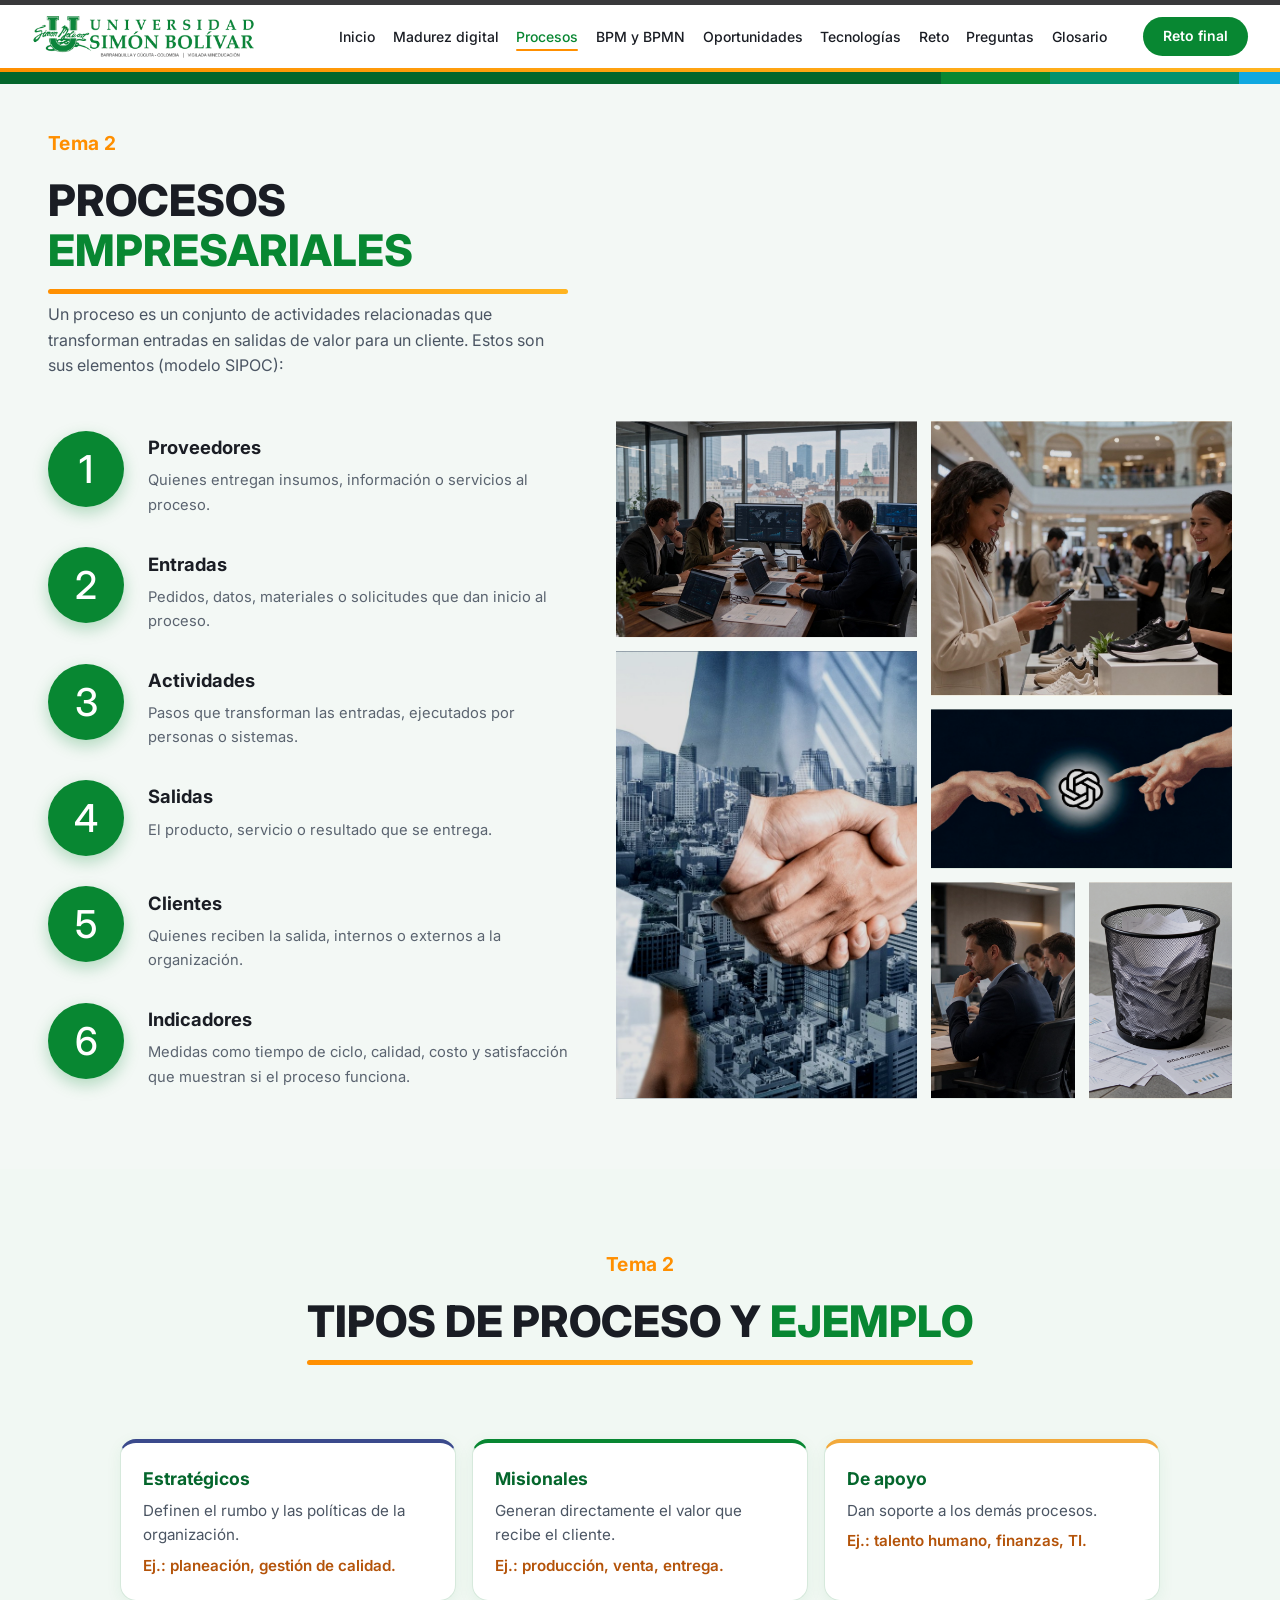
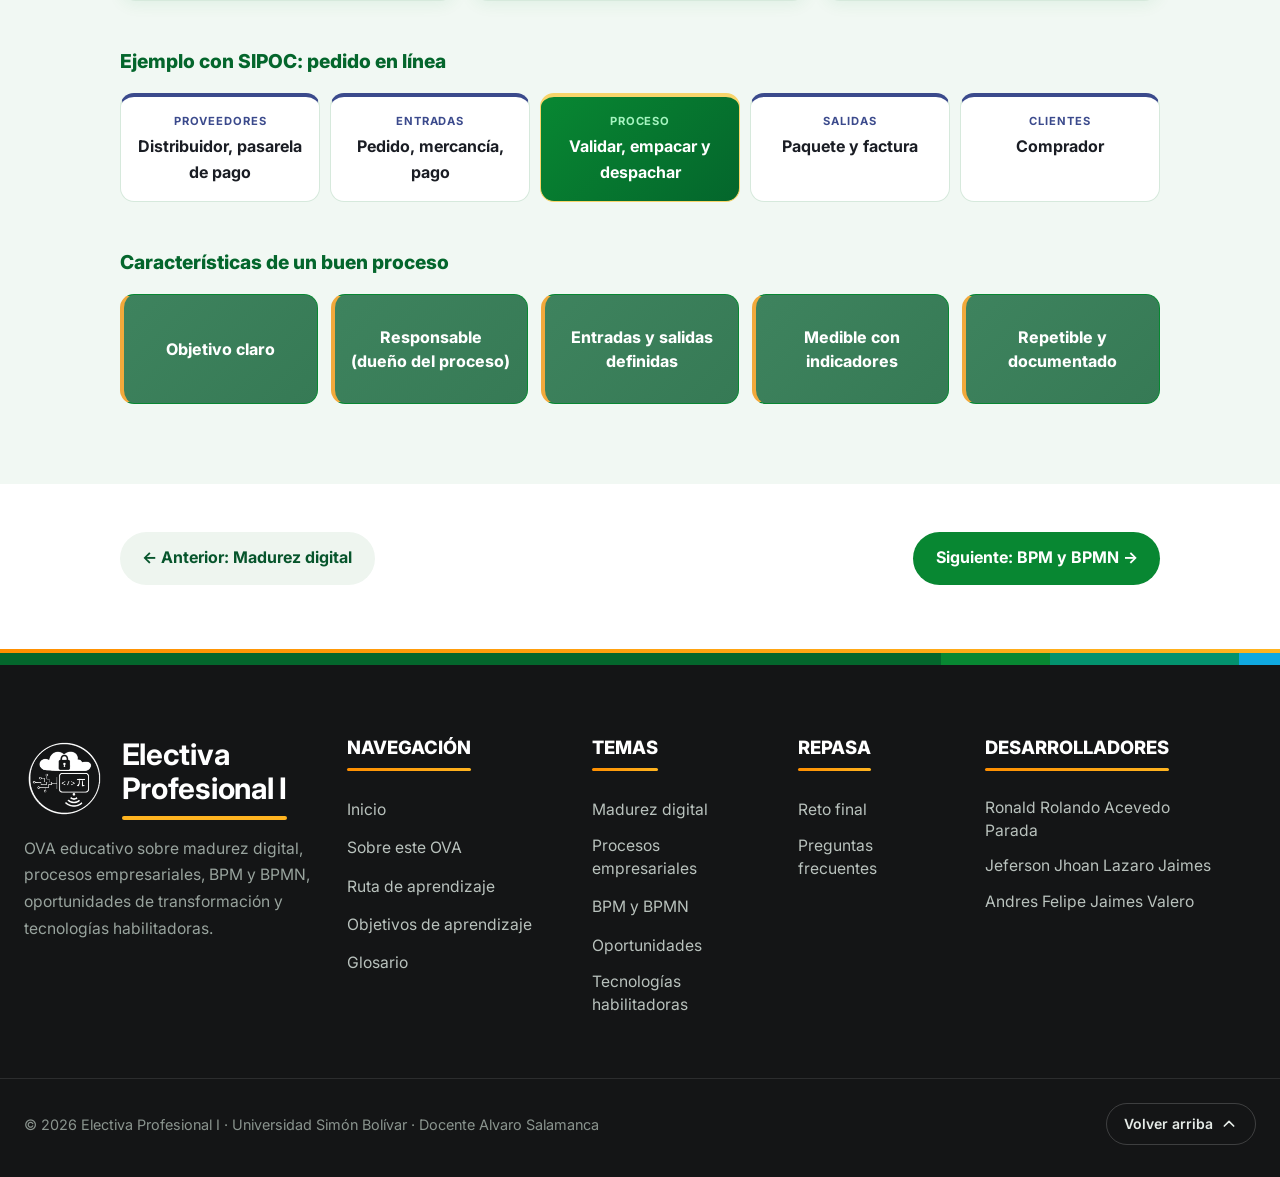
<file: procesos.html>
<!DOCTYPE html>

<html lang="es">
<head>
<meta charset="utf-8"/>
<meta content="width=device-width, initial-scale=1.0" name="viewport"/>
<meta content="OVA del grupo G4: diagnóstico de madurez digital, procesos empresariales, BPM y BPMN, oportunidades de transformación y tecnologías habilitadoras." name="description"/>
<meta content="madurez digital, procesos empresariales, BPM, BPMN, transformación empresarial, tecnologías habilitadoras, IA, cloud, big data, IoT, automatización" name="keywords"/>
<meta content="Grupo G4 - Electiva Profesional I - Universidad Simón Bolívar" name="author"/>
<title>Procesos empresariales | OVA G4 · Electiva Profesional I</title>
<link href="images/favicon-unisimon.png" rel="icon" type="image/png"/>
<link href="css/styles.css" rel="stylesheet"/>
<link href="https://fonts.googleapis.com/css2?family=Inter:wght@300;400;500;600;700;800;900&amp;display=swap" rel="stylesheet"/>
</head>
<body class="ova-multipagina page-procesos">
<!-- Main Navigation -->
<nav class="main-nav" id="mainNav">
<div class="nav-strip"></div>
<div class="nav-container">
<a aria-label="Universidad Simón Bolívar" class="logo" href="https://www.unisimon.edu.co/">
<img alt="Universidad Simón Bolívar" src="images/logo-usb.png"/>
</a>
<ul class="nav-links" id="navLinks">
<li><a class="" href="index.html">Inicio</a></li>
<li><a class="" href="madurez.html">Madurez digital</a></li>
<li><a class="" href="procesos.html#procesos">Procesos</a></li>
<li><a class="" href="bpm.html">BPM y BPMN</a></li>
<li><a class="" href="oportunidades.html">Oportunidades</a></li>
<li><a class="" href="tecnologias.html">Tecnologías</a></li>
<li><a class="" href="reto.html">Reto</a></li>
<li><a class="" href="preguntas.html">Preguntas</a></li>
<li><a href="glosario.html">Glosario</a></li></ul>
<div class="nav-right">
<a class="btn-login" href="reto.html">Reto final</a>
</div>
<button aria-label="Menu" class="menu-toggle" id="menuToggle">
<svg fill="none" height="24" stroke="currentColor" stroke-width="2" viewbox="0 0 24 24" width="24"><path d="M4 6h16M4 12h16M4 18h16" stroke-linecap="round" stroke-linejoin="round"></path></svg>
</button>
</div>
<div aria-hidden="true" class="nav-stripe"></div>
<!-- Mobile Menu -->
<div class="mobile-menu" id="mobileMenu">
<a class="" href="index.html">Inicio</a>
<a class="" href="madurez.html">Madurez digital</a>
<a class="" href="procesos.html#procesos">Procesos</a>
<a class="" href="bpm.html">BPM y BPMN</a>
<a class="" href="oportunidades.html">Oportunidades</a>
<a class="" href="tecnologias.html">Tecnologías</a>
<a class="" href="reto.html">Reto</a>
<a class="" href="preguntas.html">Preguntas</a>
<a href="glosario.html">Glosario</a><a class="btn-login-mobile" href="reto.html">Reto final</a>
</div>
</nav>
<!-- Hero Section -->

<!-- Quick Cards -->

<!-- Services Section -->

<!-- Video Banner Section -->

<!-- Objetivos de aprendizaje -->

<!-- Qué es la transformación empresarial: fondo de video + 6 dimensiones -->


<!-- Para las Empresas: pasos + mosaico -->
<section class="steps-sec" id="procesos">
<div class="container">
<div class="steps-grid">
<div class="steps-left">
<div class="steps-head reveal">
<span class="svc-eyebrow">Tema 2</span>
<h2 class="steps-title">Procesos <span class="svc-green">empresariales</span></h2>
<p class="o-lead">Un proceso es un conjunto de actividades relacionadas que transforman entradas en salidas de valor para un cliente. Estos son sus elementos (modelo SIPOC):</p>
</div>
<ol class="steps-list">
<li class="steps-item reveal reveal-delay-1">
<span aria-hidden="true" class="steps-num">1</span>
<div>
<h3>Proveedores</h3>
<p>Quienes entregan insumos, información o servicios al proceso.</p>
</div>
</li>
<li class="steps-item reveal reveal-delay-2">
<span aria-hidden="true" class="steps-num">2</span>
<div>
<h3>Entradas</h3>
<p>Pedidos, datos, materiales o solicitudes que dan inicio al proceso.</p>
</div>
</li>
<li class="steps-item reveal reveal-delay-3">
<span aria-hidden="true" class="steps-num">3</span>
<div>
<h3>Actividades</h3>
<p>Pasos que transforman las entradas, ejecutados por personas o sistemas.</p>
</div>
</li>
<li class="steps-item reveal reveal-delay-4">
<span aria-hidden="true" class="steps-num">4</span>
<div>
<h3>Salidas</h3>
<p>El producto, servicio o resultado que se entrega.</p>
</div>
</li>
<li class="steps-item reveal reveal-delay-4">
<span aria-hidden="true" class="steps-num">5</span>
<div>
<h3>Clientes</h3>
<p>Quienes reciben la salida, internos o externos a la organización.</p>
</div>
</li>
<li class="steps-item reveal reveal-delay-4">
<span aria-hidden="true" class="steps-num">6</span>
<div>
<h3>Indicadores</h3>
<p>Medidas como tiempo de ciclo, calidad, costo y satisfacción que muestran si el proceso funciona.</p>
</div>
</li>
</ol>
</div>
<div class="steps-mosaic-wrap">
<div aria-hidden="true" class="steps-mosaic">
<figure class="mz mz-a reveal reveal-scale"><img alt="" loading="lazy" src="images/mosaic-reunion.jpg"/></figure>
<figure class="mz mz-b reveal reveal-scale reveal-delay-1"><img alt="" loading="lazy" src="images/mosaic-transformacion.jpg"/></figure>
<figure class="mz mz-c reveal reveal-scale reveal-delay-2"><img alt="" loading="lazy" src="images/mosaic-manos.jpg"/></figure>
<figure class="mz mz-d reveal reveal-scale reveal-delay-2"><img alt="" loading="lazy" src="images/mosaic-apreton.jpg"/></figure>
<figure class="mz mz-e reveal reveal-scale reveal-delay-3"><img alt="" loading="lazy" src="images/mosaic-equipo.jpg"/></figure>
<figure class="mz mz-f reveal reveal-scale reveal-delay-4"><img alt="" loading="lazy" src="images/mosaic-documentos.png"/></figure>
</div>
</div>
</div>
</div>
</section>
<section class="o-sec o-alt" id="tipos">
<div class="container">
<div class="section-header hiw-header">
<span class="svc-eyebrow">Tema 2</span>
<h2>Tipos de proceso y <span class="svc-green">ejemplo</span></h2>
</div>
<div class="o-grid">
<div class="o-card k1"><h4>Estratégicos</h4><p>Definen el rumbo y las políticas de la organización. <u>Ej.: planeación, gestión de calidad.</u></p></div>
<div class="o-card k2"><h4>Misionales</h4><p>Generan directamente el valor que recibe el cliente. <u>Ej.: producción, venta, entrega.</u></p></div>
<div class="o-card k3"><h4>De apoyo</h4><p>Dan soporte a los demás procesos. <u>Ej.: talento humano, finanzas, TI.</u></p></div>
</div>
<h3 class="o-sub">Ejemplo con SIPOC: pedido en línea</h3>
<div class="o-sipoc"><div><small>Proveedores</small>Distribuidor, pasarela de pago</div><div><small>Entradas</small>Pedido, mercancía, pago</div><div class="hot"><small>Proceso</small>Validar, empacar y despachar</div><div><small>Salidas</small>Paquete y factura</div><div><small>Clientes</small>Comprador</div></div>
<h3 class="o-sub">Características de un buen proceso</h3>
<div class="o-steps"><div><span>Objetivo claro</span></div><div><span>Responsable (dueño del proceso)</span></div><div><span>Entradas y salidas definidas</span></div><div><span>Medible con indicadores</span></div><div><span>Repetible y documentado</span></div></div>
</div>
</section>




<!-- FAQ Section -->

<!-- Footer -->
<div class="container lesson-actions"><a class="lesson-btn lesson-prev" href="madurez.html">← Anterior: Madurez digital</a><a class="lesson-btn lesson-next" href="bpm.html">Siguiente: BPM y BPMN →</a></div><footer class="site-footer" id="contacto">
<div aria-hidden="true" class="site-footer-stripe"></div>
<div class="site-footer-inner">
<div class="site-footer-brand">
<div class="site-footer-brand-head">
<a aria-label="Ir al inicio" class="site-footer-logo" href="index.html"><img alt="Logo de Sistemas de la Universidad Simón Bolívar" src="images/logo-sistemas-unisimon.png"/></a>
<h4 class="site-footer-title">Electiva<br/>Profesional I</h4>
</div>
<p class="site-footer-desc">OVA educativo sobre madurez digital, procesos empresariales, BPM y BPMN, oportunidades de transformación y tecnologías habilitadoras.</p>
</div>
<nav aria-label="Navegación" class="site-footer-col">
<h5>Navegación</h5><ul>
<li><a href="index.html">Inicio</a></li><li><a href="index.html#caracteristicas">Sobre este OVA</a></li><li><a href="index.html#beneficios">Ruta de aprendizaje</a></li><li><a href="index.html#como-funciona">Objetivos de aprendizaje</a></li><li><a href="glosario.html">Glosario</a></li>
</ul></nav>
<nav aria-label="Temas" class="site-footer-col">
<h5>Temas</h5><ul>
<li><a href="madurez.html">Madurez digital</a></li><li><a href="procesos.html">Procesos empresariales</a></li><li><a href="bpm.html">BPM y BPMN</a></li><li><a href="oportunidades.html">Oportunidades</a></li><li><a href="tecnologias.html">Tecnologías habilitadoras</a></li>
</ul></nav>
<nav aria-label="Repasa" class="site-footer-col">
<h5>Repasa</h5><ul><li><a href="reto.html">Reto final</a></li><li><a href="preguntas.html">Preguntas frecuentes</a></li></ul>
</nav>
<div class="site-footer-col site-footer-developers"><h5>Desarrolladores</h5><ul><li>Ronald Rolando Acevedo Parada</li><li>Jeferson Jhoan Lazaro Jaimes</li><li>Andres Felipe Jaimes Valero</li></ul></div>
</div><div class="site-footer-bottom">
<p class="site-footer-copy">© 2026 Electiva Profesional I · Universidad Simón Bolívar · Docente Alvaro Salamanca</p>
<a aria-label="Volver al inicio de la página" class="site-footer-top" href="index.html">
                Volver arriba
                <svg aria-hidden="true" fill="none" height="16" stroke="currentColor" stroke-width="2.5" viewbox="0 0 24 24" width="16"><path d="M5 15l7-7 7 7" stroke-linecap="round" stroke-linejoin="round"></path></svg>
</a>
</div>
</footer>
<!-- Documentación Float Button (aparece al hacer scroll) -->
<a aria-hidden="true" aria-label="Ir al reto final" class="doc-float" href="reto.html" id="docFloat" tabindex="-1" title="Ir al reto final">
<svg aria-hidden="true" fill="none" height="26" stroke="currentColor" stroke-width="2" viewbox="0 0 24 24" width="26"><path d="M9 12h6m-6 4h6m2 5H7a2 2 0 01-2-2V5a2 2 0 012-2h5.586a1 1 0 01.707.293l5.414 5.414a1 1 0 01.293.707V19a2 2 0 01-2 2z" stroke-linecap="round" stroke-linejoin="round"></path></svg>
</a>
<script src="js/script.js"></script>
</body>
</html>
</file>
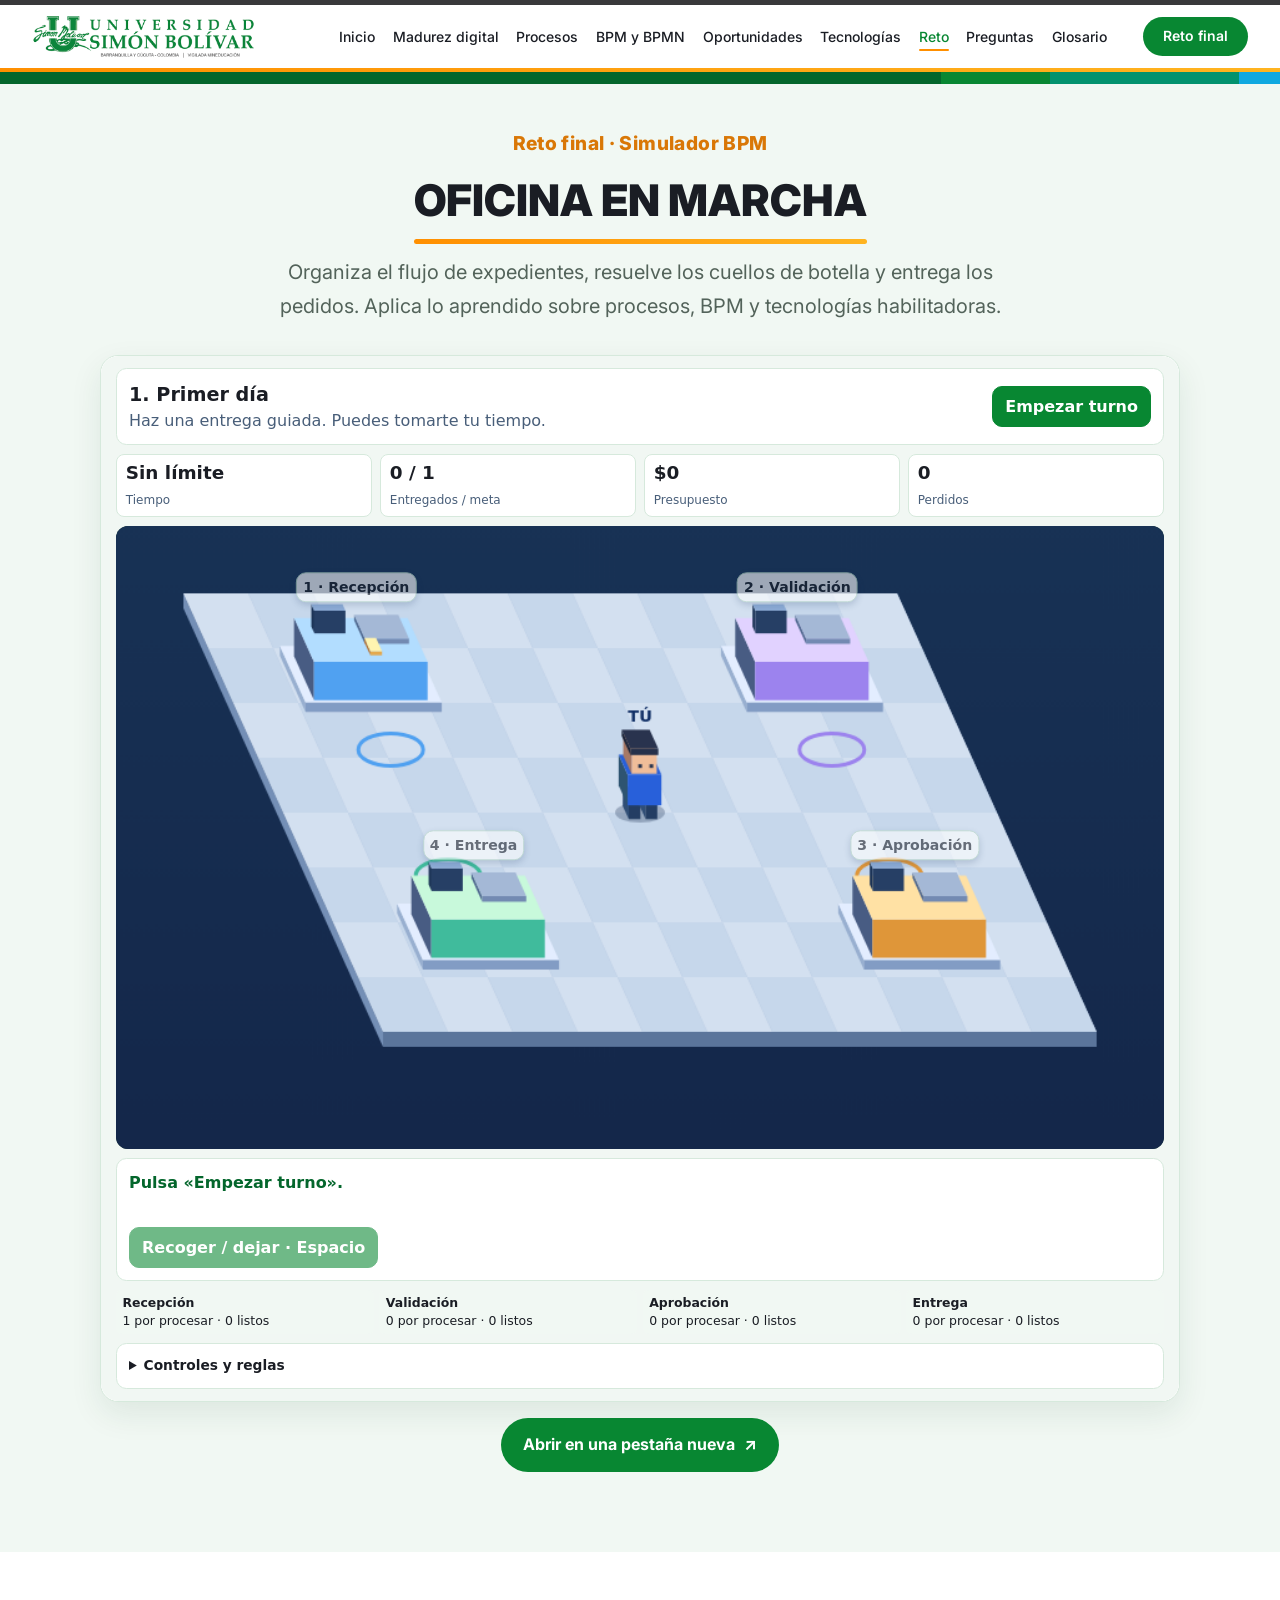
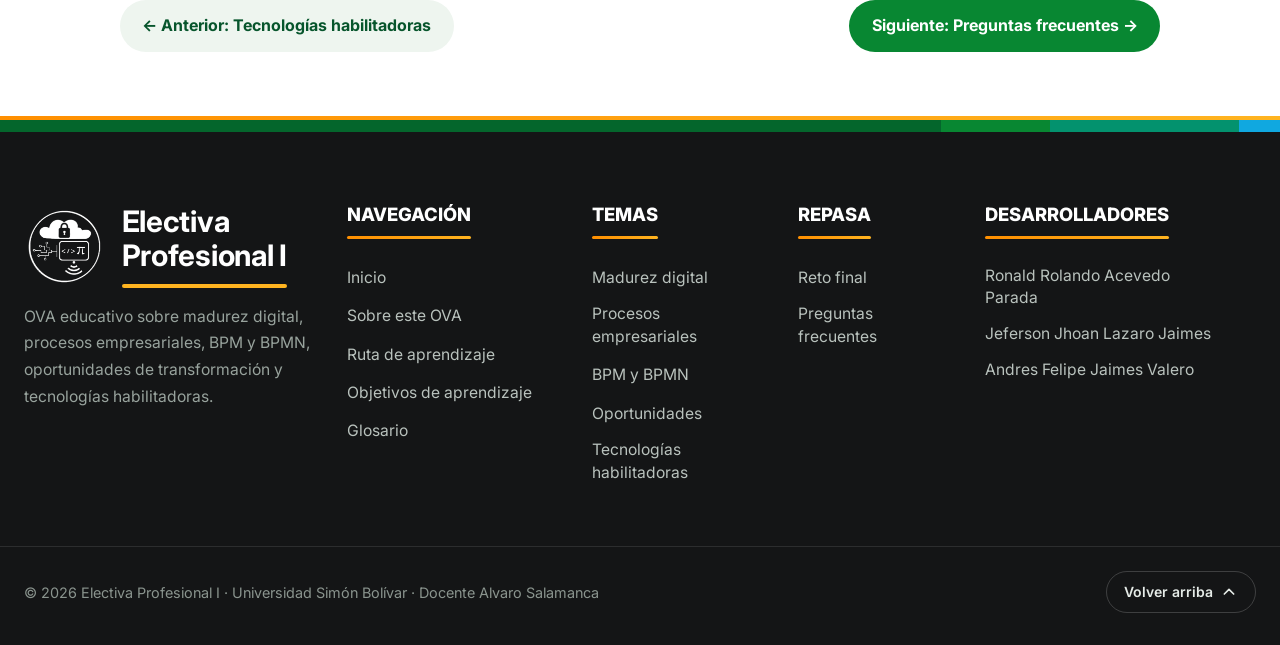
<file: reto.html>
<!DOCTYPE html>

<html lang="es">
<head>
<meta charset="utf-8"/>
<meta content="width=device-width, initial-scale=1.0" name="viewport"/>
<meta content="OVA del grupo G4: diagnóstico de madurez digital, procesos empresariales, BPM y BPMN, oportunidades de transformación y tecnologías habilitadoras." name="description"/>
<meta content="madurez digital, procesos empresariales, BPM, BPMN, transformación empresarial, tecnologías habilitadoras, IA, cloud, big data, IoT, automatización" name="keywords"/>
<meta content="Grupo G4 - Electiva Profesional I - Universidad Simón Bolívar" name="author"/>
<title>Reto final | OVA G4 · Electiva Profesional I</title>
<link href="images/favicon-unisimon.png" rel="icon" type="image/png"/>
<link href="css/styles.css" rel="stylesheet"/>
<link href="https://fonts.googleapis.com/css2?family=Inter:wght@300;400;500;600;700;800;900&amp;display=swap" rel="stylesheet"/>
</head>
<body class="ova-multipagina page-reto">
<!-- Main Navigation -->
<nav class="main-nav" id="mainNav">
<div class="nav-strip"></div>
<div class="nav-container">
<a aria-label="Universidad Simón Bolívar" class="logo" href="https://www.unisimon.edu.co/">
<img alt="Universidad Simón Bolívar" src="images/logo-usb.png"/>
</a>
<ul class="nav-links" id="navLinks">
<li><a class="" href="index.html">Inicio</a></li>
<li><a class="" href="madurez.html">Madurez digital</a></li>
<li><a class="" href="procesos.html">Procesos</a></li>
<li><a class="" href="bpm.html">BPM y BPMN</a></li>
<li><a class="" href="oportunidades.html">Oportunidades</a></li>
<li><a class="" href="tecnologias.html">Tecnologías</a></li>
<li><a aria-current="page" class="active" href="reto.html#simulador-bpm">Reto</a></li>
<li><a class="" href="preguntas.html">Preguntas</a></li>
<li><a href="glosario.html">Glosario</a></li></ul>
<div class="nav-right">
<a class="btn-login" href="reto.html#simulador-bpm">Reto final</a>
</div>
<button aria-label="Menu" class="menu-toggle" id="menuToggle">
<svg fill="none" height="24" stroke="currentColor" stroke-width="2" viewbox="0 0 24 24" width="24"><path d="M4 6h16M4 12h16M4 18h16" stroke-linecap="round" stroke-linejoin="round"></path></svg>
</button>
</div>
<div aria-hidden="true" class="nav-stripe"></div>
<!-- Mobile Menu -->
<div class="mobile-menu" id="mobileMenu">
<a class="" href="index.html">Inicio</a>
<a class="" href="madurez.html">Madurez digital</a>
<a class="" href="procesos.html">Procesos</a>
<a class="" href="bpm.html">BPM y BPMN</a>
<a class="" href="oportunidades.html">Oportunidades</a>
<a class="" href="tecnologias.html">Tecnologías</a>
<a aria-current="page" class="active" href="reto.html#simulador-bpm">Reto</a>
<a class="" href="preguntas.html">Preguntas</a>
<a aria-current="page" class="active" href="reto.html#simulador-bpm">Reto final</a>
<a href="glosario.html">Glosario</a></div>
</nav>
<!-- Hero Section -->

<!-- Quick Cards -->

<!-- Services Section -->

<!-- Video Banner Section -->

<!-- Objetivos de aprendizaje -->

<!-- Qué es la transformación empresarial: fondo de video + 6 dimensiones -->


<!-- Para las Empresas: pasos + mosaico -->





<section class="o-sec o-alt office-game-section" id="simulador-bpm" aria-labelledby="simulador-bpm-titulo">
  <div class="container office-game-container">
    <div class="section-header hiw-header office-game-heading">
      <span class="svc-eyebrow">Reto final · Simulador BPM</span>
      <h2 id="simulador-bpm-titulo">Oficina en marcha</h2>
      <p>Organiza el flujo de expedientes, resuelve los cuellos de botella y entrega los pedidos. Aplica lo aprendido sobre procesos, BPM y tecnologías habilitadoras.</p>
      
    </div>
    <div class="office-game-frame-wrap">
      <iframe class="office-game-frame" id="simulador-bpm-marco" src="juego-bpm.html" title="Oficina en marcha, simulador BPM en 3D" loading="lazy"></iframe>
    </div>
    <a class="lesson-btn office-game-link" href="juego-bpm.html" target="_blank" rel="noopener">Abrir en una pestaña nueva <span aria-hidden="true">↗</span></a>
  </div>
  <script>
    (() => {
      const frame = document.getElementById('simulador-bpm-marco');
      window.addEventListener('message', event => {
        if (event.source !== frame.contentWindow || event.data?.type !== 'simulador-bpm:altura') return;
        const height = event.data.height;
        if (Number.isInteger(height) && height >= 200 && height <= 10000) frame.style.height = height + 'px';
      });
    })();
  </script>
</section>

<!-- FAQ Section -->

<!-- Footer -->
<div class="container lesson-actions"><a class="lesson-btn lesson-prev" href="tecnologias.html">← Anterior: Tecnologías habilitadoras</a><a class="lesson-btn lesson-next" href="preguntas.html">Siguiente: Preguntas frecuentes →</a></div><footer class="site-footer" id="contacto">
<div aria-hidden="true" class="site-footer-stripe"></div>
<div class="site-footer-inner">
<div class="site-footer-brand">
<div class="site-footer-brand-head">
<a aria-label="Ir al inicio" class="site-footer-logo" href="index.html"><img alt="Logo de Sistemas de la Universidad Simón Bolívar" src="images/logo-sistemas-unisimon.png"/></a>
<h4 class="site-footer-title">Electiva<br/>Profesional I</h4>
</div>
<p class="site-footer-desc">OVA educativo sobre madurez digital, procesos empresariales, BPM y BPMN, oportunidades de transformación y tecnologías habilitadoras.</p>
</div>
<nav aria-label="Navegación" class="site-footer-col">
<h5>Navegación</h5><ul>
<li><a href="index.html">Inicio</a></li><li><a href="index.html#caracteristicas">Sobre este OVA</a></li><li><a href="index.html#beneficios">Ruta de aprendizaje</a></li><li><a href="index.html#como-funciona">Objetivos de aprendizaje</a></li><li><a href="glosario.html">Glosario</a></li>
</ul></nav>
<nav aria-label="Temas" class="site-footer-col">
<h5>Temas</h5><ul>
<li><a href="madurez.html">Madurez digital</a></li><li><a href="procesos.html">Procesos empresariales</a></li><li><a href="bpm.html">BPM y BPMN</a></li><li><a href="oportunidades.html">Oportunidades</a></li><li><a href="tecnologias.html">Tecnologías habilitadoras</a></li>
</ul></nav>
<nav aria-label="Repasa" class="site-footer-col">
<h5>Repasa</h5><ul><li><a href="reto.html">Reto final</a></li><li><a href="preguntas.html">Preguntas frecuentes</a></li></ul>
</nav>
<div class="site-footer-col site-footer-developers"><h5>Desarrolladores</h5><ul><li>Ronald Rolando Acevedo Parada</li><li>Jeferson Jhoan Lazaro Jaimes</li><li>Andres Felipe Jaimes Valero</li></ul></div>
</div><div class="site-footer-bottom">
<p class="site-footer-copy">© 2026 Electiva Profesional I · Universidad Simón Bolívar · Docente Alvaro Salamanca</p>
<a aria-label="Volver al inicio de la página" class="site-footer-top" href="index.html">
                Volver arriba
                <svg aria-hidden="true" fill="none" height="16" stroke="currentColor" stroke-width="2.5" viewbox="0 0 24 24" width="16"><path d="M5 15l7-7 7 7" stroke-linecap="round" stroke-linejoin="round"></path></svg>
</a>
</div>
</footer>
<!-- Documentación Float Button (aparece al hacer scroll) -->
<a aria-hidden="true" aria-label="Ir a Oficina en marcha" class="doc-float" href="reto.html#simulador-bpm" id="docFloat" tabindex="-1" title="Ir a Oficina en marcha">
<svg aria-hidden="true" fill="none" height="26" stroke="currentColor" stroke-width="2" viewbox="0 0 24 24" width="26"><path d="M9 12h6m-6 4h6m2 5H7a2 2 0 01-2-2V5a2 2 0 012-2h5.586a1 1 0 01.707.293l5.414 5.414a1 1 0 01.293.707V19a2 2 0 01-2 2z" stroke-linecap="round" stroke-linejoin="round"></path></svg>
</a>
<script src="js/script.js"></script>
</body>
</html>
</file>
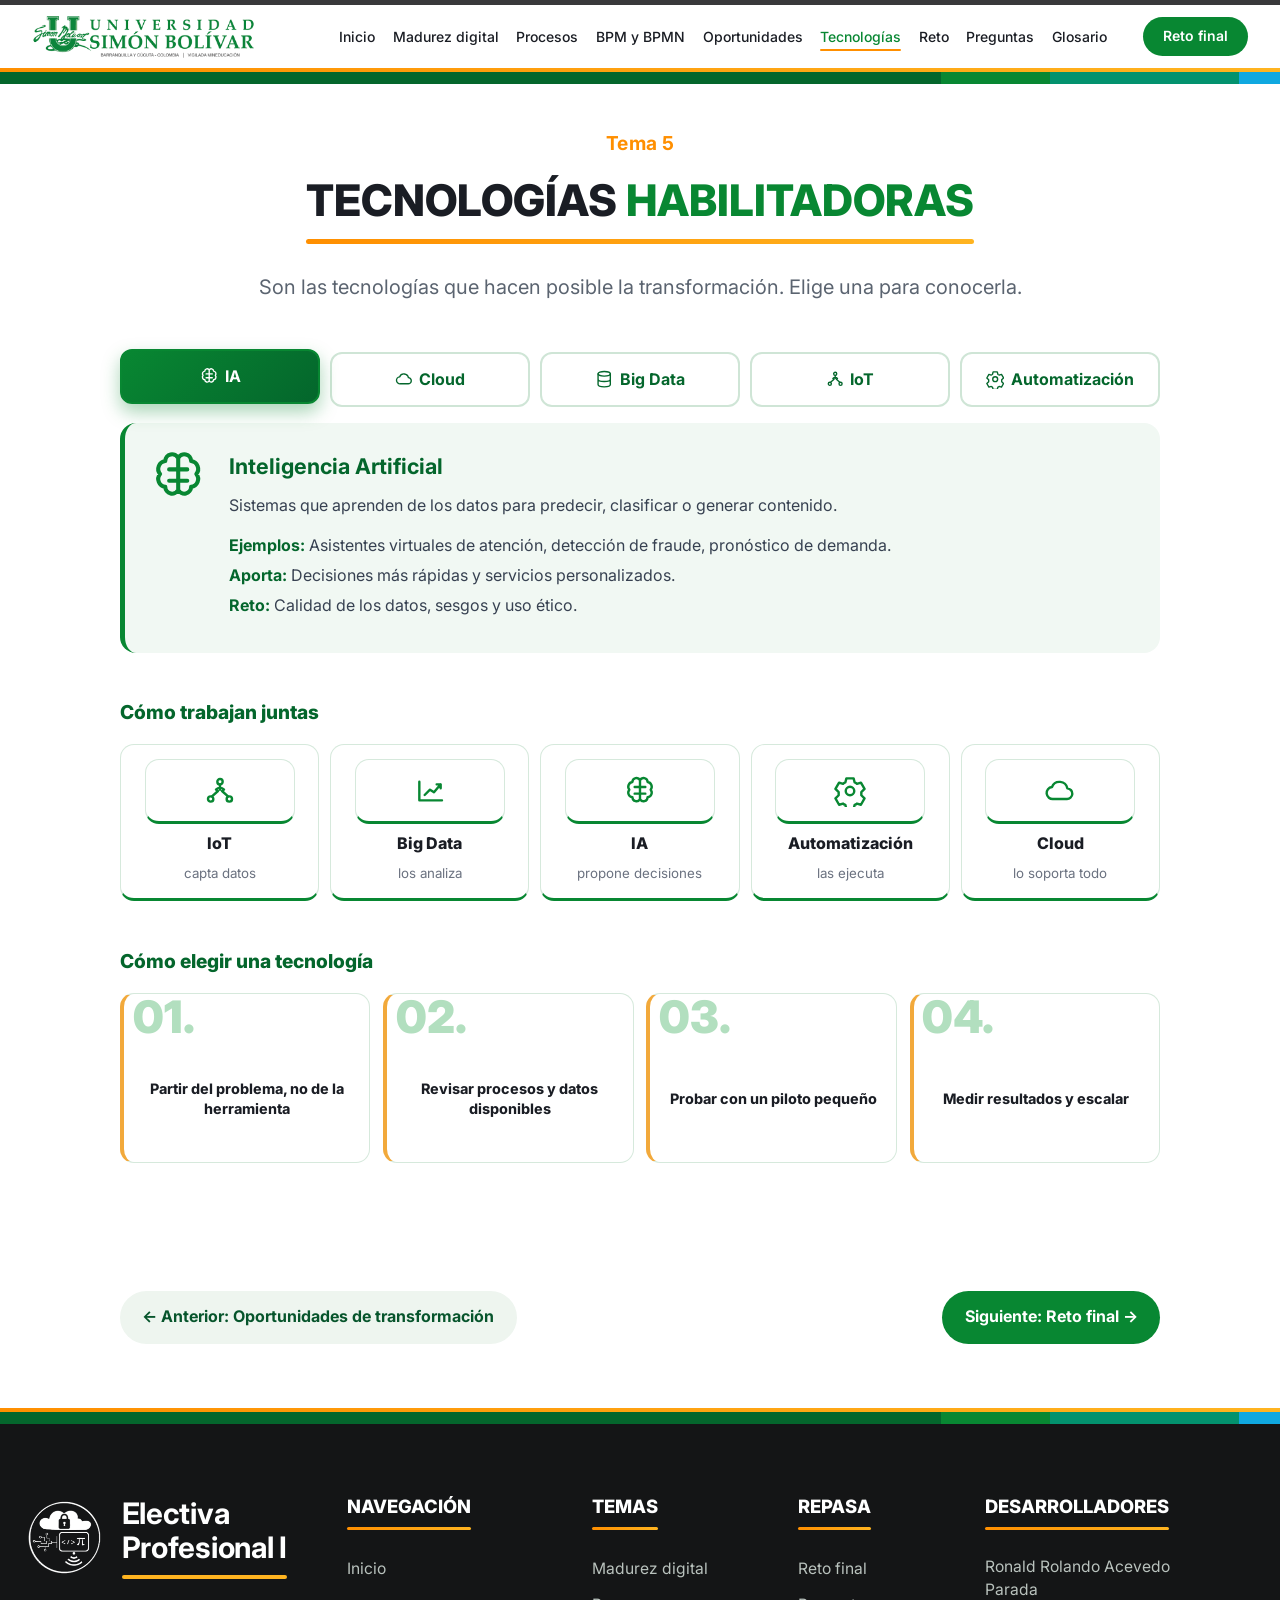
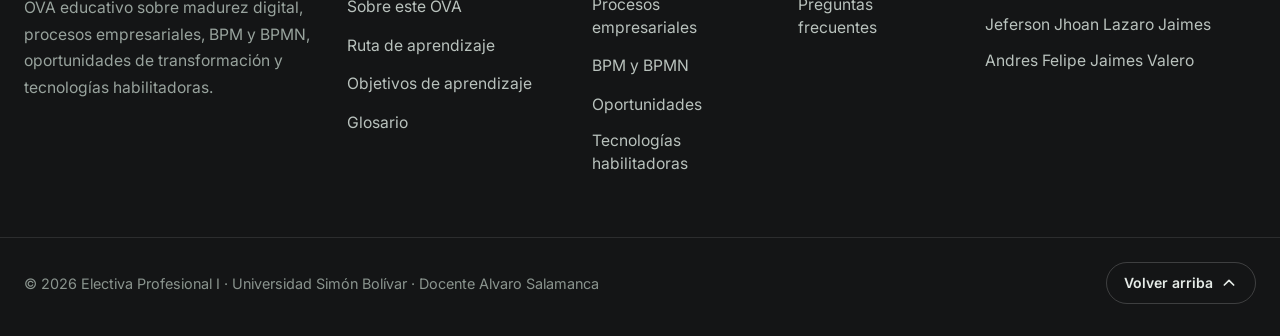
<file: tecnologias.html>
<!DOCTYPE html>

<html lang="es">
<head>
<meta charset="utf-8"/>
<meta content="width=device-width, initial-scale=1.0" name="viewport"/>
<meta content="OVA del grupo G4: diagnóstico de madurez digital, procesos empresariales, BPM y BPMN, oportunidades de transformación y tecnologías habilitadoras." name="description"/>
<meta content="madurez digital, procesos empresariales, BPM, BPMN, transformación empresarial, tecnologías habilitadoras, IA, cloud, big data, IoT, automatización" name="keywords"/>
<meta content="Grupo G4 - Electiva Profesional I - Universidad Simón Bolívar" name="author"/>
<title>Tecnologías habilitadoras | OVA G4 · Electiva Profesional I</title>
<link href="images/favicon-unisimon.png" rel="icon" type="image/png"/>
<link href="css/styles.css" rel="stylesheet"/>
<link href="https://fonts.googleapis.com/css2?family=Inter:wght@300;400;500;600;700;800;900&amp;display=swap" rel="stylesheet"/>
</head>
<body class="ova-multipagina page-tecnologias">
<!-- Main Navigation -->
<nav class="main-nav" id="mainNav">
<div class="nav-strip"></div>
<div class="nav-container">
<a aria-label="Universidad Simón Bolívar" class="logo" href="https://www.unisimon.edu.co/">
<img alt="Universidad Simón Bolívar" src="images/logo-usb.png"/>
</a>
<ul class="nav-links" id="navLinks">
<li><a class="" href="index.html">Inicio</a></li>
<li><a class="" href="madurez.html">Madurez digital</a></li>
<li><a class="" href="procesos.html">Procesos</a></li>
<li><a class="" href="bpm.html">BPM y BPMN</a></li>
<li><a class="" href="oportunidades.html">Oportunidades</a></li>
<li><a class="" href="tecnologias.html#tecnologias">Tecnologías</a></li>
<li><a class="" href="reto.html">Reto</a></li>
<li><a class="" href="preguntas.html">Preguntas</a></li>
<li><a href="glosario.html">Glosario</a></li></ul>
<div class="nav-right">
<a class="btn-login" href="reto.html">Reto final</a>
</div>
<button aria-label="Menu" class="menu-toggle" id="menuToggle">
<svg fill="none" height="24" stroke="currentColor" stroke-width="2" viewbox="0 0 24 24" width="24"><path d="M4 6h16M4 12h16M4 18h16" stroke-linecap="round" stroke-linejoin="round"></path></svg>
</button>
</div>
<div aria-hidden="true" class="nav-stripe"></div>
<!-- Mobile Menu -->
<div class="mobile-menu" id="mobileMenu">
<a class="" href="index.html">Inicio</a>
<a class="" href="madurez.html">Madurez digital</a>
<a class="" href="procesos.html">Procesos</a>
<a class="" href="bpm.html">BPM y BPMN</a>
<a class="" href="oportunidades.html">Oportunidades</a>
<a class="" href="tecnologias.html#tecnologias">Tecnologías</a>
<a class="" href="reto.html">Reto</a>
<a class="" href="preguntas.html">Preguntas</a>
<a href="glosario.html">Glosario</a><a class="btn-login-mobile" href="reto.html">Reto final</a>
</div>
</nav>
<!-- Hero Section -->

<!-- Quick Cards -->

<!-- Services Section -->

<!-- Video Banner Section -->

<!-- Objetivos de aprendizaje -->

<!-- Qué es la transformación empresarial: fondo de video + 6 dimensiones -->


<!-- Para las Empresas: pasos + mosaico -->




<section class="o-sec" id="tecnologias">
<div class="container">
<div class="section-header hiw-header">
<span class="svc-eyebrow">Tema 5</span>
<h2>Tecnologías <span class="svc-green">habilitadoras</span></h2>
<p>Son las tecnologías que hacen posible la transformación. Elige una para conocerla.</p>
</div>
<div class="o-tabs" id="techTabs"></div><div class="o-panel o-tech" id="techPanel"></div>
<h3 class="o-sub">Cómo trabajan juntas</h3>
<div class="o-chain"><span><span class="chain-icon" data-ova-icon="network"></span> IoT<small>capta datos</small></span><span><span class="chain-icon" data-ova-icon="chart"></span> Big Data<small>los analiza</small></span><span><span class="chain-icon" data-ova-icon="brain"></span> IA<small>propone decisiones</small></span><span><span class="chain-icon" data-ova-icon="gear"></span> Automatización<small>las ejecuta</small></span><span><span class="chain-icon" data-ova-icon="cloud"></span> Cloud<small>lo soporta todo</small></span></div>
<h3 class="o-sub">Cómo elegir una tecnología</h3>
<div class="o-steps"><div><b>1</b><span>Partir del problema, no de la herramienta</span></div><div><b>2</b><span>Revisar procesos y datos disponibles</span></div><div><b>3</b><span>Probar con un piloto pequeño</span></div><div><b>4</b><span>Medir resultados y escalar</span></div></div>
</div>
</section>

<!-- FAQ Section -->

<!-- Footer -->
<div class="container lesson-actions"><a class="lesson-btn lesson-prev" href="oportunidades.html">← Anterior: Oportunidades de transformación</a><a class="lesson-btn lesson-next" href="reto.html">Siguiente: Reto final →</a></div><footer class="site-footer" id="contacto">
<div aria-hidden="true" class="site-footer-stripe"></div>
<div class="site-footer-inner">
<div class="site-footer-brand">
<div class="site-footer-brand-head">
<a aria-label="Ir al inicio" class="site-footer-logo" href="index.html"><img alt="Logo de Sistemas de la Universidad Simón Bolívar" src="images/logo-sistemas-unisimon.png"/></a>
<h4 class="site-footer-title">Electiva<br/>Profesional I</h4>
</div>
<p class="site-footer-desc">OVA educativo sobre madurez digital, procesos empresariales, BPM y BPMN, oportunidades de transformación y tecnologías habilitadoras.</p>
</div>
<nav aria-label="Navegación" class="site-footer-col">
<h5>Navegación</h5><ul>
<li><a href="index.html">Inicio</a></li><li><a href="index.html#caracteristicas">Sobre este OVA</a></li><li><a href="index.html#beneficios">Ruta de aprendizaje</a></li><li><a href="index.html#como-funciona">Objetivos de aprendizaje</a></li><li><a href="glosario.html">Glosario</a></li>
</ul></nav>
<nav aria-label="Temas" class="site-footer-col">
<h5>Temas</h5><ul>
<li><a href="madurez.html">Madurez digital</a></li><li><a href="procesos.html">Procesos empresariales</a></li><li><a href="bpm.html">BPM y BPMN</a></li><li><a href="oportunidades.html">Oportunidades</a></li><li><a href="tecnologias.html">Tecnologías habilitadoras</a></li>
</ul></nav>
<nav aria-label="Repasa" class="site-footer-col">
<h5>Repasa</h5><ul><li><a href="reto.html">Reto final</a></li><li><a href="preguntas.html">Preguntas frecuentes</a></li></ul>
</nav>
<div class="site-footer-col site-footer-developers"><h5>Desarrolladores</h5><ul><li>Ronald Rolando Acevedo Parada</li><li>Jeferson Jhoan Lazaro Jaimes</li><li>Andres Felipe Jaimes Valero</li></ul></div>
</div><div class="site-footer-bottom">
<p class="site-footer-copy">© 2026 Electiva Profesional I · Universidad Simón Bolívar · Docente Alvaro Salamanca</p>
<a aria-label="Volver al inicio de la página" class="site-footer-top" href="index.html">
                Volver arriba
                <svg aria-hidden="true" fill="none" height="16" stroke="currentColor" stroke-width="2.5" viewbox="0 0 24 24" width="16"><path d="M5 15l7-7 7 7" stroke-linecap="round" stroke-linejoin="round"></path></svg>
</a>
</div>
</footer>
<!-- Documentación Float Button (aparece al hacer scroll) -->
<a aria-hidden="true" aria-label="Ir al reto final" class="doc-float" href="reto.html" id="docFloat" tabindex="-1" title="Ir al reto final">
<svg aria-hidden="true" fill="none" height="26" stroke="currentColor" stroke-width="2" viewbox="0 0 24 24" width="26"><path d="M9 12h6m-6 4h6m2 5H7a2 2 0 01-2-2V5a2 2 0 012-2h5.586a1 1 0 01.707.293l5.414 5.414a1 1 0 01.293.707V19a2 2 0 01-2 2z" stroke-linecap="round" stroke-linejoin="round"></path></svg>
</a>
<script src="js/script.js"></script>
</body>
</html>
</file>
<file: css/styles.css>
/* ========================================
   OVA Grupo G4 - Electiva Profesional I
   HTML / CSS / JavaScript
   ======================================== */

/* Reset & Base */
*, *::before, *::after {
    margin: 0;
    padding: 0;
    box-sizing: border-box;
}

html {
    scroll-behavior: smooth;
    overflow-x: hidden;
    max-width: 100%;
}

body {
    font-family: 'Inter', -apple-system, BlinkMacSystemFont, sans-serif;
    color: #1A1D24;
    background: #fff;
    line-height: 1.6;
    overflow-x: hidden;
    max-width: 100%;
    position: relative;
}

a {
    text-decoration: none;
    color: inherit;
}

button {
    cursor: pointer;
    border: none;
    background: none;
    font-family: inherit;
}

img {
    max-width: 100%;
    height: auto;
}

.container {
    max-width: 1200px;
    margin: 0 auto;
    padding: 0 1rem;
}

@media (min-width: 640px) {
    .container {
        padding: 0 2rem;
    }
}

@media (min-width: 1024px) {
    .container {
        padding: 0 80px;
    }
}

/* Section Headers */
.section-header {
    text-align: center;
    margin-bottom: 3rem;
}

.section-header h2 {
    font-size: 1.5rem;
    font-weight: 800;
    margin-bottom: 0.75rem;
}

@media (min-width: 640px) {
    .section-header h2 {
        font-size: 2rem;
    }
}

@media (min-width: 1024px) {
    .section-header h2 {
        font-size: 2.25rem;
    }
}

.section-header p {
    color: #6b7280;
}

.section-header strong {
    color: #088732;
}

/* ========================================
   NAVIGATION (estilo Universidad Simón Bolívar)
   ======================================== */
:root {
    --verde: #088732;
    --verde-oscuro: #04662C;
    --acento: #FF8F00;
}

html {
    scroll-padding-top: 96px;
}

.main-nav {
    position: fixed;
    top: 0;
    left: 0;
    right: 0;
    z-index: 50;
    background: #fff;
    transition: box-shadow 0.3s;
}

.main-nav.scrolled {
    box-shadow: 0 6px 20px rgba(0, 0, 0, 0.14);
}

.nav-strip {
    height: 5px;
    background: #39393B;
}

.nav-container {
    max-width: 1400px;
    margin: 0 auto;
    padding: 0.5rem 1rem;
    display: flex;
    align-items: center;
    justify-content: space-between;
    gap: 1rem;
}

@media (min-width: 640px) {
    .nav-container {
        padding: 0.6rem 2rem;
    }
}

.logo {
    display: flex;
    align-items: center;
    gap: 1rem;
    flex-shrink: 0;
}

.logo img {
    height: 2.25rem;
    width: auto;
    display: block;
}

@media (min-width: 768px) {
    .logo img {
        height: 2.75rem;
    }
}

.nav-links {
    display: none;
    list-style: none;
    align-items: center;
    gap: 1.25rem;
    margin-left: auto;
}

@media (min-width: 1024px) {
    .nav-links {
        display: flex;
    }
}

.nav-links a {
    color: #1A1D24;
    font-size: 0.875rem;
    font-weight: 500;
    position: relative;
    padding-bottom: 0.25rem;
    white-space: nowrap;
    transition: color 0.2s;
}

.nav-links a:hover,
.nav-links a.active {
    color: var(--verde);
}

.nav-links a::after {
    content: '';
    position: absolute;
    left: 0;
    bottom: -2px;
    height: 2px;
    width: 0;
    background: var(--acento);
    border-radius: 9999px;
    transition: width 0.3s;
}

.nav-links a.active::after,
.nav-links a:hover::after {
    width: 100%;
}

.nav-right {
    display: none;
    align-items: center;
    gap: 1rem;
    margin-left: 1.25rem;
}

@media (min-width: 1024px) {
    .nav-right {
        display: flex;
    }
}

.social-icons {
    display: none;
    gap: 0.75rem;
}

@media (min-width: 1180px) {
    .social-icons {
        display: flex;
    }
}

.social-icons a {
    color: #6B7280;
    transition: color 0.2s;
}

.social-icons a:hover {
    color: var(--verde);
}

.btn-login {
    padding: 0.5rem 1.25rem;
    background: var(--verde);
    color: #fff;
    font-weight: 600;
    font-size: 0.875rem;
    border-radius: 9999px;
    transition: background 0.3s;
}

.btn-login:hover {
    background: var(--verde-oscuro);
}


/* Menú con 8 secciones: compacto en pantallas medianas */
@media (min-width: 1024px) and (max-width: 1279px) {
    .nav-links { gap: 0.85rem; }
    .nav-links a { font-size: 0.8rem; }
    .logo img { height: 2.4rem; }
    .nav-right { margin-left: 0.9rem; }
}

@media (min-width: 1280px) {
    .nav-links { gap: 1.1rem; }
}

@media (min-width: 1024px) and (max-width: 1439px) {
    .social-icons { display: none; }
}

/* Franja inferior: línea naranja + barra verde segmentada */
.nav-stripe {
    height: 16px;
    background:
        linear-gradient(90deg, #FF8F00, #FFB420) top / 100% 4px no-repeat,
        linear-gradient(90deg, #04662C 0 73.5%, #088732 73.5% 82%, #03926E 82% 96.8%, #10A8E0 96.8% 100%) bottom / 100% 12px no-repeat;
}

/* Mobile Menu Toggle */
.menu-toggle {
    width: 2.5rem;
    height: 2.5rem;
    background: transparent;
    border-radius: 0.5rem;
    color: #6B7280;
    display: flex;
    align-items: center;
    justify-content: center;
    transition: color 0.2s;
    -webkit-tap-highlight-color: transparent;
}

.menu-toggle:hover {
    background: transparent;
    color: #4B5563;
}

@media (min-width: 1024px) {
    .menu-toggle {
        display: none;
    }
}

/* Mobile Menu (con animación de abrir y cerrar) */
.mobile-menu {
    background: #fff;
    border-top: 1px solid #E5E7EB;
    box-shadow: 0 12px 24px rgba(0, 0, 0, 0.12);
    padding: 0 1rem;
    position: absolute;
    top: 100%;
    left: 0;
    right: 0;
    overflow: hidden;
    max-height: 0;
    opacity: 0;
    visibility: hidden;
    transform: translateY(-8px);
    transition:
        max-height 0.4s cubic-bezier(0.4, 0, 0.2, 1),
        padding 0.4s cubic-bezier(0.4, 0, 0.2, 1),
        opacity 0.3s ease,
        transform 0.4s cubic-bezier(0.4, 0, 0.2, 1),
        visibility 0s linear 0.4s;
}

.mobile-menu.active {
    max-height: 360px;
    padding: 1rem;
    opacity: 1;
    visibility: visible;
    transform: translateY(0);
    transition:
        max-height 0.4s cubic-bezier(0.4, 0, 0.2, 1),
        padding 0.4s cubic-bezier(0.4, 0, 0.2, 1),
        opacity 0.3s ease,
        transform 0.4s cubic-bezier(0.4, 0, 0.2, 1),
        visibility 0s;
}

/* Las opciones aparecen una tras otra */
.mobile-menu > a {
    opacity: 0;
    transform: translateY(-8px);
    transition: opacity 0.25s ease, transform 0.25s ease;
}

.mobile-menu.active > a {
    opacity: 1;
    transform: translateY(0);
}

.mobile-menu.active > a:nth-child(1) { transition-delay: 0.08s; }
.mobile-menu.active > a:nth-child(2) { transition-delay: 0.13s; }
.mobile-menu.active > a:nth-child(3) { transition-delay: 0.18s; }
.mobile-menu.active > a:nth-child(4) { transition-delay: 0.23s; }
.mobile-menu.active > a:nth-child(5) { transition-delay: 0.28s; }
.mobile-menu.active > a:nth-child(6) { transition-delay: 0.33s; }
.mobile-menu.active > a:nth-child(7) { transition-delay: 0.38s; }

/* Animación del icono (hamburguesa ↔ X) */
.menu-toggle svg {
    animation: iconSwap 0.3s ease;
}

@keyframes iconSwap {
    from { transform: rotate(-90deg) scale(0.6); opacity: 0; }
    to   { transform: rotate(0) scale(1); opacity: 1; }
}

.mobile-menu a {
    display: block;
    color: #1A1D24;
    font-weight: 500;
    padding: 0.5rem 0;
}

.mobile-menu a.active {
    color: var(--verde);
}

.btn-login-mobile {
    display: block;
    width: 100%;
    text-align: center;
    padding: 0.5rem;
    background: var(--verde);
    color: #fff !important;
    font-weight: 600;
    border-radius: 9999px;
    margin-top: 0.75rem;
}

/* ========================================
   HERO SECTION
   ======================================== */
.hero {
    position: relative;
    min-height: 100vh;
    background:
        linear-gradient(90deg, rgba(2, 36, 16, 0.90) 0%, rgba(4, 67, 31, 0.75) 50%, rgba(8, 135, 50, 0.45) 100%),
        url('../images/hero-bg.jpg') center / cover no-repeat;
    overflow: hidden;
    padding-top: 7rem;
    padding-bottom: 0;
}

.hero-bg {
    position: absolute;
    inset: 0;
    opacity: 0.1;
    pointer-events: none;
}

.hero-bg::before {
    content: '';
    position: absolute;
    top: 5rem;
    left: 2.5rem;
    width: 16rem;
    height: 16rem;
    background: #fff;
    border-radius: 50%;
    filter: blur(60px);
}

.hero-bg::after {
    content: '';
    position: absolute;
    bottom: 5rem;
    right: 2.5rem;
    width: 24rem;
    height: 24rem;
    background: #A6F4C0;
    border-radius: 50%;
    filter: blur(60px);
}

/* Dark Triangle - bottom right */
.hero-triangle {
    position: absolute;
    bottom: 0;
    right: 0;
    width: 50%;
    height: 45%;
    background: rgba(2, 36, 16, 0.80);
    clip-path: polygon(100% 0, 100% 100%, 0 100%);
    z-index: 1;
}

.hero-container {
    position: relative;
    z-index: 10;
    max-width: 1200px;
    margin: 0 auto;
    padding: 0 1rem;
    display: grid;
    grid-template-columns: 1fr;
    gap: 2rem;
    align-items: start;
    min-height: calc(100vh - 200px);
}

@media (min-width: 640px) {
    .hero-container {
        padding: 0 2rem;
    }
}

@media (min-width: 1024px) {
    .hero-container {
        grid-template-columns: 1fr 1fr;
        padding: 0 80px;
    }
}

.hero-content {
    color: #fff;
    padding-top: 2rem;
    padding-bottom: 4rem;
}

@media (min-width: 1024px) {
    .hero-content {
        padding-top: 4rem;
        padding-bottom: 6rem;
    }
}

.hero-content h1 {
    font-size: 1.875rem;
    font-weight: 700;
    line-height: 1.2;
    margin-bottom: 1rem;
}

@media (min-width: 640px) {
    .hero-content h1 {
        font-size: 2.25rem;
    }
}

@media (min-width: 1024px) {
    .hero-content h1 {
        font-size: 3rem;
    }
}

.typing-text {
    color: #A6F4C0;
    display: block;
}

.typing-text .tt-rest {
    visibility: hidden;
}

/* Cursor sin ancho para que no empuje las letras */
.typing-text .tt-typed::after {
    content: '|';
    display: inline-block;
    width: 0;
    overflow: visible;
    animation: blink 1s infinite;
    color: #A6F4C0;
}

@keyframes blink {
    0%, 100% { opacity: 0; }
    50% { opacity: 1; }
}

.hero-subtitle {
    font-size: 1.125rem;
    color: rgba(255,255,255,0.8);
    margin-bottom: 2rem;
    max-width: 32rem;
}

.hero-buttons {
    display: flex;
    flex-wrap: wrap;
    gap: 1rem;
    margin-bottom: 2rem;
}

.hero-buttons .btn-white,
.hero-buttons .btn-blue,
.hero-buttons .btn-orange {
    display: inline-flex;
    align-items: center;
    gap: 0.5rem;
    padding: 0.75rem 1.5rem;
    font-weight: 600;
    border-radius: 9999px;
    transition: all 0.3s;
}

.btn-white {
    background: #fff;
    color: #1A1D24;
}

.btn-white:hover {
    background: #FF8C42;
    color: #fff;
}

.btn-blue {
    background: #088732;
    color: #fff;
    border: 1px solid rgba(255,255,255,0.2);
}

.btn-blue:hover {
    background: #04662C;
}

.btn-orange {
    background: #FF8C42;
    color: #fff;
}

.btn-orange:hover {
    background: #e67d3a;
}

/* Hero Mascot */
.hero-mascot {
    display: flex;
    flex-direction: column;
    align-items: center;
    padding-top: 1rem;
    position: relative;
    z-index: 10;
}

.hero-mascot img {
    width: 100%;
    max-width: 28rem;
    object-fit: contain;
    filter: drop-shadow(0 20px 40px rgba(0,0,0,0.3));
    margin-bottom: 1.5rem;
}

@media (min-width: 1024px) {
    .hero-mascot img {
        max-width: 32rem;
    }
}

.trustpilot-btn {
    display: inline-flex;
    align-items: center;
    gap: 0.5rem;
    padding: 0.75rem 1.5rem;
    background: #fff;
    color: #1A1D24;
    font-size: 0.875rem;
    font-weight: 500;
    border-radius: 9999px;
    margin-bottom: 1rem;
    transition: background 0.2s;
}

.trustpilot-btn:hover {
    background: #f3f4f6;
}

.trustpilot-btn .font-semibold {
    font-weight: 600;
}

.decorative-line {
    width: 100%;
    max-width: 28rem;
    height: 2px;
    background: rgba(59, 130, 246, 0.3);
    border-radius: 9999px;
    margin-bottom: 1rem;
}

.languages-text {
    color: rgba(255,255,255,0.8);
    text-align: center;
    font-size: 0.875rem;
    max-width: 28rem;
}

.languages-text strong {
    color: #fff;
    font-weight: 600;
}

.languages-text em {
    font-style: italic;
}

/* Hero Wave */
.hero-wave {
    position: relative;
    z-index: 20;
    margin-top: -2px;
}

.hero-wave svg {
    width: 100%;
    display: block;
}

/* ========================================
   SERVICES SECTION
   ======================================== */
.services {
    padding: 4rem 0;
    background: #fff;
}

.services-grid {
    display: grid;
    grid-template-columns: 1fr;
    gap: 1.5rem;
}

@media (min-width: 768px) {
    .services-grid {
        grid-template-columns: 1fr 1fr;
    }
}

.service-card {
    display: flex;
    flex-direction: column;
    align-items: center;
    gap: 1.5rem;
    background: #fff;
    border: 1px solid #f3f4f6;
    border-radius: 1rem;
    padding: 1.5rem;
    transition: box-shadow 0.3s;
}

@media (min-width: 640px) {
    .service-card {
        flex-direction: row;
    }
}

.service-card:hover {
    box-shadow: 0 20px 25px -5px rgba(0,0,0,0.1);
}

.service-image {
    width: 8rem;
    height: 8rem;
    flex-shrink: 0;
}

.service-image img {
    width: 100%;
    height: 100%;
    object-fit: contain;
}

.service-content {
    text-align: center;
}

@media (min-width: 640px) {
    .service-content {
        text-align: left;
    }
}

.service-content h3 {
    font-size: 1.125rem;
    font-weight: 700;
    color: #1A1D24;
    margin-bottom: 0.5rem;
}

.service-content p {
    color: #6b7280;
    font-size: 0.875rem;
    margin-bottom: 1rem;
}

.btn-details {
    display: inline-flex;
    align-items: center;
    gap: 0.5rem;
    padding: 0.5rem 1.25rem;
    background: #088732;
    color: #fff;
    font-size: 0.875rem;
    font-weight: 600;
    border-radius: 9999px;
    transition: all 0.3s;
}

.btn-details:hover {
    background: #04662C;
    box-shadow: 0 10px 15px -3px rgba(0,0,0,0.1);
}

.btn-soon {
    display: inline-flex;
    align-items: center;
    gap: 0.5rem;
    padding: 0.5rem 1.25rem;
    background: #1A1D24;
    color: #fff;
    font-size: 0.875rem;
    font-weight: 600;
    border-radius: 9999px;
    cursor: not-allowed;
}

/* WhatsApp CTA */
.whatsapp-cta {
    display: flex;
    flex-direction: column;
    align-items: center;
    gap: 1.5rem;
    background: #f9fafb;
    border-radius: 1rem;
    padding: 1.5rem;
    margin-top: 3rem;
}

@media (min-width: 640px) {
    .whatsapp-cta {
        flex-direction: row;
        justify-content: space-between;
        padding: 2rem;
    }
}

.whatsapp-cta.dark {
    background: rgba(255,255,255,0.1);
    backdrop-filter: blur(10px);
    color: #fff;
}

.whatsapp-cta.dark p {
    color: rgba(255,255,255,0.7);
}

.whatsapp-cta h3 {
    font-size: 1.25rem;
    font-weight: 700;
    margin-bottom: 0.5rem;
}

.whatsapp-cta p {
    color: #6b7280;
    font-size: 0.875rem;
}

.btn-whatsapp {
    display: inline-flex;
    align-items: center;
    gap: 0.5rem;
    padding: 0.75rem 1.5rem;
    background: #22c55e;
    color: #fff;
    font-weight: 600;
    border-radius: 9999px;
    white-space: nowrap;
    transition: background 0.2s;
    flex-shrink: 0;
}

.btn-whatsapp:hover {
    background: #16a34a;
}

/* ========================================
   BENEFITS SECTION
   ======================================== */
.benefits {
    padding: 4rem 0;
    background: #fff;
}

.benefits-grid {
    display: grid;
    grid-template-columns: 1fr;
    gap: 1.5rem;
    max-width: 48rem;
    margin: 0 auto;
}

@media (min-width: 640px) {
    .benefits-grid {
        grid-template-columns: 1fr 1fr;
    }
}

.benefit-item {
    display: flex;
    gap: 1rem;
}

.benefit-dot {
    width: 0.75rem;
    height: 0.75rem;
    border-radius: 50%;
    flex-shrink: 0;
    margin-top: 0.375rem;
}

.benefit-dot.blue { background: #3b82f6; }
.benefit-dot.green { background: #22c55e; }
.benefit-dot.purple { background: #a855f7; }
.benefit-dot.orange { background: #f97316; }

.benefit-item h3 {
    font-size: 1rem;
    font-weight: 700;
    margin-bottom: 0.5rem;
}

.benefit-item p {
    color: #6b7280;
    font-size: 0.875rem;
}

/* ========================================
   CODE EXAMPLE SECTION
   ======================================== */
.code-example {
    position: relative;
    padding: 4rem 0;
    background: linear-gradient(135deg, #04662C 0%, #088732 50%, #04662C 100%);
    overflow: hidden;
}

.code-bg {
    position: absolute;
    inset: 0;
    opacity: 0.05;
    pointer-events: none;
}

.code-bg::before {
    content: '';
    position: absolute;
    bottom: 0;
    left: 0;
    width: 24rem;
    height: 24rem;
    background: #fff;
    border-radius: 50%;
    filter: blur(60px);
}

.code-example .section-header h2,
.code-example .section-header p {
    color: #fff;
}

.code-example .section-header p {
    opacity: 0.7;
}

.code-grid {
    display: grid;
    grid-template-columns: 1fr;
    gap: 1.5rem;
}

@media (min-width: 1024px) {
    .code-grid {
        grid-template-columns: 2fr 3fr;
    }
}

/* Headers Table */
.headers-table {
    background: #1A1D24;
    border-radius: 0.75rem;
    overflow: hidden;
}

.table-header {
    display: grid;
    grid-template-columns: 1fr 1fr;
    background: rgba(8, 135, 50, 0.3);
    padding: 0.75rem 1rem;
    color: #fff;
    font-weight: 600;
    font-size: 0.875rem;
}

.table-row {
    display: grid;
    grid-template-columns: 1fr 1fr;
    padding: 0.75rem 1rem;
    border-bottom: 1px solid rgba(255,255,255,0.1);
}

.table-row:last-child {
    border-bottom: none;
}

.text-gray {
    color: #9ca3af;
    font-size: 0.875rem;
}

.badge {
    display: inline-block;
    padding: 0.25rem 0.5rem;
    border-radius: 0.25rem;
    font-size: 0.75rem;
    font-family: monospace;
    font-weight: 500;
}

.badge.green {
    background: rgba(34, 197, 94, 0.2);
    color: #4ade80;
}

.badge.blue {
    background: rgba(59, 130, 246, 0.2);
    color: #60a5fa;
}

.badge.yellow {
    background: rgba(234, 179, 8, 0.2);
    color: #facc15;
}

/* Code Block */
.code-block-container {
    background: #1A1D24;
    border-radius: 0.75rem;
    overflow: hidden;
}

.code-tabs {
    display: flex;
    align-items: center;
    gap: 0.5rem;
    padding: 0.75rem 1rem;
    border-bottom: 1px solid rgba(255,255,255,0.1);
}

.tab-btn {
    padding: 0.5rem 1rem;
    border-radius: 0.5rem;
    font-size: 0.875rem;
    font-weight: 600;
    color: rgba(255,255,255,0.5);
    transition: all 0.2s;
}

.tab-btn:hover {
    color: #fff;
    background: #252A34;
}

.tab-btn.active {
    background: #088732;
    color: #fff;
    box-shadow: 0 10px 15px -3px rgba(8, 135, 50, 0.3);
}

.tab-label {
    margin-left: auto;
    color: rgba(255,255,255,0.5);
    font-size: 0.875rem;
}

.copy-btn {
    padding: 0.5rem;
    color: rgba(255,255,255,0.5);
    border-radius: 0.5rem;
    transition: all 0.2s;
}

.copy-btn:hover {
    background: rgba(255,255,255,0.1);
    color: #fff;
}

.window-controls {
    display: flex;
    align-items: center;
    gap: 0.5rem;
    padding: 0.5rem 1rem;
    border-bottom: 1px solid rgba(255,255,255,0.1);
}

.dot {
    width: 0.75rem;
    height: 0.75rem;
    border-radius: 50%;
}

.dot.red { background: #ef4444; }
.dot.yellow { background: #eab308; }
.dot.green { background: #22c55e; }

.code-content {
    padding: 1rem;
    overflow-x: auto;
}

.code-panel {
    display: none;
    color: #4ade80;
    font-family: 'Fira Code', 'Consolas', monospace;
    font-size: 0.75rem;
    line-height: 1.5;
    white-space: pre;
}

.code-panel.active {
    display: block;
}

/* ========================================
   HOW IT WORKS SECTION
   ======================================== */
.how-it-works {
    position: relative;
    overflow: hidden;
    padding: 5rem 0;
    background: #fff;
}

/* Fondo de campus: tenue, con sus colores originales */
.how-it-works::before {
    content: "";
    position: absolute;
    inset: 0;
    background: url("../images/campus-fondo.png") center bottom / max(100%, 1100px) auto no-repeat;
    opacity: 0.16;
    pointer-events: none;
}

.how-it-works > .container {
    position: relative;
    z-index: 1;
}

/* Móvil: la imagen se ajusta al ancho de la pantalla */
@media (max-width: 767px) {
    .how-it-works { padding-bottom: 10rem; }
    .how-it-works::before {
        background-size: 100% auto;
        background-position: center bottom;
    }
}

.hiw-header { text-align: center; margin-bottom: 3rem; }

.hiw-header .svc-eyebrow { display: flex; justify-content: center; }

.hiw-header h2 {
    display: inline-block;
    font-size: clamp(2rem, 3.4vw, 3rem);
    font-weight: 800;
    line-height: 1.15;
    color: #1A1D24;
    text-transform: uppercase;
    margin: 0 0 1.6rem;
}

.hiw-header h2 .svc-green { color: var(--verde); }

.hiw-header h2::after {
    content: "";
    display: block;
    width: 100%;
    height: 5px;
    margin-top: 0.9rem;
    border-radius: 999px;
    background: linear-gradient(90deg, var(--acento), #FFB420);
}

.hiw-header p {
    font-size: 1.25rem;
    line-height: 1.7;
    color: #5b6470;
    margin: 0;
}

.hiw-grid {
    display: grid;
    grid-template-columns: 1fr;
    gap: 1.875rem;
    max-width: 71.25rem;
    margin: 0 auto;
}

@media (min-width: 768px) {
    .hiw-grid {
        display: flex;
        flex-wrap: wrap;
        justify-content: center;
    }
    .hiw-grid .hiw-card { flex: 0 1 calc((100% - 2 * 1.875rem) / 3); }
}

.hiw-card {
    position: relative;
    overflow: hidden;
    background: #fff;
    border-radius: 0;
    padding: 4.5rem 1.75rem 2.5rem;
    text-align: center;
    box-shadow: 0 6px 20px rgba(0, 0, 0, 0.10);
    transition: transform 0.3s, box-shadow 0.3s;
}

.hiw-card:hover {
    transform: translateY(-6px);
    box-shadow: 0 12px 28px rgba(0, 0, 0, 0.16);
}

.hiw-num {
    position: absolute;
    top: 0.25rem;
    left: -0.3rem;
    font-size: 4.5rem;
    font-weight: 800;
    line-height: 1;
    color: rgba(8, 135, 50, 0.15);
    pointer-events: none;
    user-select: none;
}

.hiw-icon {
    width: 6.25rem;
    height: 6.25rem;
    margin: 0 auto 2rem;
}

.hiw-icon svg { width: 100%; height: 100%; display: block; }

.hiw-card h3 {
    font-size: 1.25rem;
    font-weight: 700;
    color: #222;
    margin-bottom: 0.9rem;
}

.hiw-card p {
    color: #666;
    font-size: 0.9rem;
    line-height: 1.75;
}

/* ========================================
   INTEGRACIÓN (fondo de video + 6 tarjetas)
   ======================================== */
.tech-stack {
    position: relative;
    padding: 5rem 0;
    background: #022410;
    overflow: hidden;
    isolation: isolate;
    clip-path: inset(0);   /* recorta el video fijo a los límites de la sección (funciona también en móvil/iOS) */
}

/* Video de fondo FIJO (videos/integracion-bg.mp4): queda quieto en la pantalla y,
   al subir o bajar, la sección funciona como una "ventana" que va revelando el video
   (mismo efecto que la sección de Metodologías). */
.int-video {
    position: fixed;
    top: 0;
    left: 0;
    width: 100vw;
    height: 100vh;
    height: 100lvh;
    max-width: none;
    object-fit: cover;
    z-index: -2;
    pointer-events: none;
}

/* Capa oscura en verde de la página */
.int-overlay {
    position: absolute;
    inset: 0;
    z-index: -1;
    pointer-events: none;
    background:
        linear-gradient(rgba(2, 36, 16, 0.62), rgba(2, 36, 16, 0.86));
}

.tech-stack .section-header h2,
.tech-stack .section-header p {
    color: #fff;
}

.tech-stack .hiw-header h2,
.tech-stack .hiw-header p { color: #fff; }

.tech-stack .hiw-header h2 .svc-green { color: var(--verde); }

.tech-stack .hiw-header p {
    font-size: 1.1rem;
    max-width: 46rem;
    margin: 0 auto;
    opacity: 0.92;
}

.tech-stack .hiw-header p + p { margin-top: 1rem; }

.divider {
    width: 4rem;
    height: 0.25rem;
    background: var(--acento);
    margin: 1.5rem auto 0;
}

.int-grid {
    display: grid;
    grid-template-columns: 1fr;
    gap: 1.875rem;
    max-width: 71.25rem;
    margin: 0 auto;
}

@media (min-width: 640px) {
    .int-grid { grid-template-columns: repeat(2, 1fr); }
}

@media (min-width: 992px) {
    .int-grid { grid-template-columns: repeat(3, 1fr); }
}

.int-card {
    background: #fff;
    padding: 2.5rem 1.75rem;
    text-align: center;
    box-shadow: 0 6px 20px rgba(0, 0, 0, 0.25);
    transition: transform 0.3s, box-shadow 0.3s;
}

.int-card:hover {
    transform: translateY(-6px);
    box-shadow: 0 14px 30px rgba(0, 0, 0, 0.35);
}

.int-icon {
    width: 5.5rem;
    height: 5.5rem;
    margin: 0 auto 1.5rem;
}

.int-icon svg { width: 100%; height: 100%; display: block; }

.int-card h3 {
    font-size: 1.2rem;
    font-weight: 700;
    color: #222;
    margin-bottom: 0.8rem;
}

.int-card p {
    color: #666;
    font-size: 0.92rem;
    line-height: 1.75;
}

/* ========================================
   FAQ SECTION
   ======================================== */
.faq {
    padding: 4rem 0;
    background: #fff;
}

.faq-grid {
    display: grid;
    grid-template-columns: 1fr;
    gap: 2rem;
}

@media (min-width: 1024px) {
    .faq-grid {
        grid-template-columns: 1fr 1fr;
    }
}

.faq-questions {
    display: flex;
    flex-direction: column;
    gap: 0.75rem;
}

.faq-btn {
    display: flex;
    align-items: center;
    justify-content: space-between;
    gap: 1rem;
    width: 100%;
    text-align: left;
    padding: 1rem;
    border-radius: 0.75rem;
    border: 1px solid #e5e7eb;
    background: #fff;
    font-size: 0.875rem;
    font-weight: 500;
    color: #1A1D24;
    transition: all 0.3s;
}

.faq-btn:hover {
    border-color: #d1d5db;
    background: #f9fafb;
}

.faq-btn.active {
    border-color: #088732;
    background: rgba(8, 135, 50, 0.05);
    color: #088732;
}

.faq-btn svg {
    flex-shrink: 0;
    transition: transform 0.3s;
}

.faq-btn.active svg {
    transform: rotate(180deg);
}

.faq-answer {
    background: #1A1D24;
    border-radius: 1rem;
    padding: 1.5rem;
    color: #fff;
}

.answer-header {
    display: flex;
    align-items: center;
    gap: 0.75rem;
    margin-bottom: 1rem;
}

.answer-logo {
    width: 2.5rem;
    height: 2.5rem;
    background: #088732;
    border-radius: 0.5rem;
    display: flex;
    align-items: center;
    justify-content: center;
    font-weight: 700;
}

.answer-title {
    font-weight: 600;
}

.answer-subtitle {
    font-size: 0.875rem;
    color: rgba(255,255,255,0.5);
}

.answer-content {
    font-size: 0.875rem;
    line-height: 1.7;
    color: rgba(255,255,255,0.7);
    max-height: 400px;
    overflow-y: auto;
    padding-right: 0.5rem;
}

.answer-content::-webkit-scrollbar {
    width: 6px;
}

.answer-content::-webkit-scrollbar-track {
    background: transparent;
}

.answer-content::-webkit-scrollbar-thumb {
    background-color: #e5e7eb;
    border-radius: 20px;
}

.answer-content strong {
    color: #fff;
    display: block;
    margin-top: 1rem;
    margin-bottom: 0.5rem;
}

/* ========================================
   TESTIMONIALS SECTION
   ======================================== */
.testimonials {
    padding: 4rem 0;
    background: #fff;
}

.testimonials-carousel {
    display: flex;
    gap: 1.5rem;
    overflow-x: auto;
    padding-bottom: 1rem;
    scrollbar-width: none;
    -ms-overflow-style: none;
}

.testimonials-carousel::-webkit-scrollbar {
    display: none;
}

.testimonial-card {
    flex-shrink: 0;
    width: 300px;
    background: #fff;
    border: 1px solid #f3f4f6;
    border-radius: 1rem;
    padding: 1.5rem;
    box-shadow: 0 1px 3px rgba(0,0,0,0.05);
    transition: box-shadow 0.3s;
}

@media (min-width: 640px) {
    .testimonial-card {
        width: 350px;
    }
}

.testimonial-card:hover {
    box-shadow: 0 20px 25px -5px rgba(0,0,0,0.1);
}

.stars {
    display: flex;
    gap: 0.25rem;
    margin-bottom: 1rem;
}

.testimonial-card h3 {
    font-weight: 700;
    color: #1A1D24;
    margin-bottom: 0.75rem;
}

.testimonial-card p {
    color: #6b7280;
    font-size: 0.875rem;
    margin-bottom: 1.5rem;
    display: -webkit-box;
    -webkit-line-clamp: 4;
    -webkit-box-orient: vertical;
    overflow: hidden;
}

.testimonial-author {
    display: flex;
    align-items: center;
    gap: 0.75rem;
    padding-top: 1rem;
    border-top: 1px solid #f3f4f6;
}

.author-avatar {
    width: 2.5rem;
    height: 2.5rem;
    background: #088732;
    border-radius: 50%;
    display: flex;
    align-items: center;
    justify-content: center;
    color: #fff;
    font-weight: 700;
    font-size: 0.875rem;
}

.testimonial-author span {
    font-weight: 600;
    font-size: 0.875rem;
    color: #1A1D24;
}

/* ========================================
   DOCUMENTACIÓN FLOAT BUTTON
   Oculto al inicio; aparece al empezar a hacer scroll
   ======================================== */
.doc-float {
    position: fixed;
    bottom: 1.5rem;
    right: 1.5rem;
    width: 3.5rem;
    height: 3.5rem;
    padding: 0;
    background: #088732;
    border: 1px solid rgba(255,255,255,0.2);
    border-radius: 50%;
    display: flex;
    align-items: center;
    justify-content: center;
    color: #fff;
    text-decoration: none;
    box-shadow: 0 10px 15px -3px rgba(0,0,0,0.1);
    z-index: 50;

    /* estado inicial: oculto */
    opacity: 0;
    visibility: hidden;
    pointer-events: none;
    transform: translateY(20px);
    transition: opacity 0.35s ease, transform 0.35s ease, visibility 0.35s, background 0.2s;
}

.doc-float.visible {
    opacity: 1;
    visibility: visible;
    pointer-events: auto;
    transform: translateY(0);
    animation: glowPulse 2s ease-in-out infinite;
}

.doc-float:hover {
    background: #04662C;
}


/* ========================================
   SCROLLBAR STYLES
   ======================================== */
.custom-scrollbar::-webkit-scrollbar {
    width: 8px;
    height: 8px;
}

.custom-scrollbar::-webkit-scrollbar-track {
    background: #0d0f12;
    border-radius: 4px;
}

.custom-scrollbar::-webkit-scrollbar-thumb {
    background: #252a34;
    border-radius: 4px;
}

.custom-scrollbar::-webkit-scrollbar-thumb:hover {
    background: #088732;
}

/* ========================================
   ANIMACIONES DE ENTRADA Y SCROLL REVEAL
   ======================================== */

/* Estado inicial: oculto antes de animar */
.reveal {
    opacity: 0;
    transform: translateY(40px);
    transition: opacity 0.7s ease, transform 0.7s ease;
}

.reveal.reveal-left {
    transform: translateX(-50px);
}

.reveal.reveal-right {
    transform: translateX(50px);
}

.reveal.reveal-scale {
    transform: scale(0.85);
    opacity: 0;
}

.reveal.visible {
    opacity: 1;
    transform: translate(0, 0) scale(1);
}

/* Delay escalonado para grupos */
.reveal-delay-1 { transition-delay: 0.1s; }
.reveal-delay-2 { transition-delay: 0.2s; }
.reveal-delay-3 { transition-delay: 0.3s; }
.reveal-delay-4 { transition-delay: 0.4s; }
.reveal-delay-5 { transition-delay: 0.5s; }
.reveal-delay-6 { transition-delay: 0.6s; }

/* ========================================
   HERO - ANIMACIÓN DE ENTRADA INICIAL
   ======================================== */
@keyframes heroFadeInUp {
    from {
        opacity: 0;
        transform: translateY(24px);
    }
    to {
        opacity: 1;
        transform: translateY(0);
    }
}

@keyframes heroFadeIn {
    from {
        opacity: 0;
        transform: translateY(14px) scale(0.98);
    }
    to {
        opacity: 1;
        transform: translateY(0) scale(1);
    }
}

@keyframes heroMascotReveal {
    from {
        opacity: 0;
        transform: translateY(20px) scale(0.96);
    }
    to {
        opacity: 1;
        transform: translateY(0) scale(1);
    }
}

@keyframes announcementSlideDown {
    from {
        opacity: 0;
        transform: translateY(-100%);
    }
    to {
        opacity: 1;
        transform: translateY(0);
    }
}

@keyframes navSlideDown {
    from {
        opacity: 0;
        transform: translateY(-12px);
    }
    to {
        opacity: 1;
        transform: translateY(0);
    }
}

@keyframes floatUpDown {
    0%, 100% { transform: translateY(0px); }
    50% { transform: translateY(-10px); }
}

@keyframes glowPulse {
    0%, 100% { box-shadow: 0 0 20px rgba(8, 135, 50, 0.4); }
    50% { box-shadow: 0 0 40px rgba(8, 135, 50, 0.8); }
}

@keyframes shimmer {
    0% { background-position: -200% center; }
    100% { background-position: 200% center; }
}

/* Animaciones de entrada del hero — suaves y elegantes */
.main-nav {
    animation: navSlideDown 0.6s cubic-bezier(0.22, 1, 0.36, 1) 0.1s both;
}

.hero-content h1 {
    animation: heroFadeIn 0.9s cubic-bezier(0.22, 1, 0.36, 1) 0.25s both;
}

.hero-subtitle {
    animation: heroFadeInUp 0.8s cubic-bezier(0.22, 1, 0.36, 1) 0.45s both;
}

.hero-buttons {
    animation: heroFadeInUp 0.8s cubic-bezier(0.22, 1, 0.36, 1) 0.6s both;
}

.hero-mascot {
    animation: heroMascotReveal 1.1s cubic-bezier(0.22, 1, 0.36, 1) 0.3s both;
}

/* Mascota flotando suavemente */
.hero-mascot img {
    animation: floatUpDown 5s ease-in-out infinite;
    animation-delay: 1.4s;
}

/* ========================================
   TARJETAS DE ACCESO RÁPIDO (sobre el hero)
   ======================================== */
.quick-cards {
    position: relative;
    z-index: 30;
    margin-top: -4rem;
    padding: 0 1rem;
}

.quick-cards-box {
    max-width: 78rem;
    margin: 0 auto;
    background: #fff;
    border-radius: 0;
    padding: 1.5rem 1.25rem;
    box-shadow: 0 20px 50px rgba(0, 0, 0, 0.12);
}

/* Flex con wrap: las filas incompletas quedan centradas y todas las tarjetas miden lo mismo de ancho */
.quick-cards-grid {
    --gap: 1.25rem;
    --cols: 1;
    display: flex;
    flex-wrap: wrap;
    justify-content: center;
    gap: var(--gap);
}

.quick-card {
    flex: 0 0 calc((100% - (var(--cols) - 1) * var(--gap)) / var(--cols));
    box-sizing: border-box;
    min-height: 15.5rem;
    display: flex;
    flex-direction: column;
    align-items: center;
    justify-content: flex-start;
    text-align: center;
    padding: 1.75rem 1.1rem 1.5rem;
    background: #fff;
    border-radius: 0;
    box-shadow: 0 4px 18px rgba(0, 0, 0, 0.09);
    text-decoration: none;
    color: inherit;
    transition: transform 0.25s ease, box-shadow 0.25s ease;
}

@media (min-width: 480px) {
    .quick-cards { margin-top: -14rem; }
    .quick-cards-grid { --cols: 2; }
}

@media (min-width: 768px) {
    .quick-cards { margin-top: -18rem; }
    .quick-cards-box { padding: 2rem 1.75rem; }
    .quick-cards-grid { --cols: 3; --gap: 1.25rem; }
}

@media (min-width: 1024px) {
    .quick-cards { margin-top: -10rem; }
    .hero { padding-bottom: 5.5rem; }
    .quick-cards-box { padding: 2.25rem 2.25rem; }
    .quick-cards-grid { --cols: 5; --gap: 1.25rem; }
}

/* ========================================
   TELÉFONO (hasta 479px): título más grande y fondo del hero
   que baja hasta la mitad de las tarjetas (a la altura de "Recepción")
   ======================================== */
@media (max-width: 479px) {
    .hero-content h1 {
        /* crece con el ancho del teléfono, pero sin que "TRANSFORMACIÓN" se salga de la pantalla */
        font-size: max(1.8rem, min(2.5rem, calc((100vw - 2rem) / 9.9)));
        line-height: 1.15;
    }

    .hero {
        min-height: auto;
        padding-bottom: 30rem;   /* 34rem (mitad de las 5 tarjetas) - 4rem de solape inicial */
    }

    .hero-container {
        min-height: auto;
    }

    .quick-cards {
        margin-top: -34rem;
    }

    /* El triángulo baja a la esquina inferior derecha del fondo */
    .hero-triangle {
        bottom: 0;
        height: 24rem;
    }
}

/* Teléfonos muy angostos: el texto de las tarjetas ocupa más líneas, así que la mitad queda más abajo */
@media (max-width: 359px) {
    .hero { padding-bottom: 33rem; }
    .quick-cards { margin-top: -37rem; }
}

.quick-card:hover,
.quick-card:focus-visible {
    transform: translateY(-6px);
    box-shadow: 0 14px 30px rgba(8, 135, 50, 0.2);
    outline: none;
}

.quick-card-icon {
    flex: 0 0 auto;
    width: 3.25rem;
    height: 3.25rem;
    color: var(--verde);
    margin-bottom: 1.1rem;
}

.quick-card h3 {
    font-size: 1.05rem;
    font-weight: 700;
    color: #2b2b2b;
    margin: 0 0 0.55rem;
    line-height: 1.3;
    /* reserva 2 líneas para que los textos de todas las tarjetas arranquen a la misma altura */
    min-height: 2.7em;
    display: flex;
    align-items: center;
    justify-content: center;
}

.quick-card p {
    margin: 0;
    font-size: 0.85rem;
    color: #6b6b6b;
    line-height: 1.5;
}

@media (max-width: 479px) {
    .quick-card { min-height: 0; }
    .quick-card h3 { min-height: 0; }
}

/* ========================================
   ANIMACIÓN DE ENTRADA DE LAS TARJETAS
   (se activa al entrar a la página / al verse en pantalla)
   ======================================== */
@keyframes qcBoxRise {
    from { opacity: 0; transform: translateY(60px) scale(0.97); }
    to   { opacity: 1; transform: translateY(0) scale(1); }
}

@keyframes qcCardIn {
    from { opacity: 0; transform: translateY(40px) scale(0.9); }
    60%  { opacity: 1; transform: translateY(-6px) scale(1.02); }
    to   { opacity: 1; transform: translateY(0) scale(1); }
}

@keyframes qcIconPop {
    0%   { transform: scale(0) rotate(-25deg); opacity: 0; }
    65%  { transform: scale(1.25) rotate(8deg); opacity: 1; }
    100% { transform: scale(1) rotate(0); opacity: 1; }
}

/* Estado inicial (solo si JS está activo) */
.qc-js .quick-cards-box,
.qc-js .quick-card,
.qc-js .quick-card-icon {
    opacity: 0;
}

.qc-js.qc-in .quick-cards-box {
    animation: qcBoxRise 0.8s cubic-bezier(0.22, 1, 0.36, 1) both;
}

.qc-js.qc-in .quick-card {
    animation: qcCardIn 0.7s cubic-bezier(0.22, 1, 0.36, 1) backwards;
    animation-delay: calc(0.35s + var(--i, 0) * 0.12s);
    opacity: 1;
}

.qc-js.qc-in .quick-card-icon {
    animation: qcIconPop 0.6s cubic-bezier(0.34, 1.56, 0.64, 1) backwards;
    animation-delay: calc(0.6s + var(--i, 0) * 0.12s);
    opacity: 1;
}

/* Al pasar el mouse el ícono se anima un poco */
.quick-card:hover .quick-card-icon {
    animation: none;
    transform: scale(1.12) rotate(-6deg);
    transition: transform 0.25s ease;
}

@media (prefers-reduced-motion: reduce) {
    .qc-js .quick-cards-box,
    .qc-js .quick-card,
    .qc-js .quick-card-icon { opacity: 1; }
    .qc-js.qc-in .quick-cards-box,
    .qc-js.qc-in .quick-card,
    .qc-js.qc-in .quick-card-icon { animation: none; }
}


/* Una vez terminada la animación de entrada no se vuelve a repetir (ni al subir ni al pasar el mouse) */
.qc-js.qc-in.qc-done .quick-cards-box,
.qc-js.qc-in.qc-done .quick-card,
.qc-js.qc-in.qc-done .quick-card-icon {
    animation: none;
    opacity: 1;
}

/* ========================================
   SERVICIOS — texto a la izquierda, imagen con tarjeta flotante a la derecha
   ======================================== */
.services {
    padding: 4.5rem 0;
}

.services .container {
    max-width: 1480px;
}

@media (min-width: 1024px) {
    .services .container { padding: 0 48px; }
}

.svc-showcase {
    display: grid;
    grid-template-columns: 1fr;
    gap: 2rem;
    align-items: center;
}

.svc-intro {
    display: flex;
    flex-direction: column;
    align-items: flex-start;
}

.svc-eyebrow {
    display: inline-flex;
    align-items: center;
    gap: 0.5rem;
    padding: 0;
    margin-bottom: 1rem;
    font-size: 1.2rem;
    font-weight: 700;
    letter-spacing: 0.02em;
    color: var(--acento);
    background: none;
}

.svc-intro h2 {
    font-size: clamp(2rem, 3.4vw, 3rem);
    font-weight: 800;
    line-height: 1.15;
    color: #1A1D24;
    margin: 0 0 1.6rem;
    max-width: none;
}

.svc-intro h2 { text-transform: uppercase; }

.svc-intro h2 .svc-green { color: var(--verde); }

.svc-intro h2::after {
    content: "";
    display: block;
    width: 100%;
    height: 5px;
    margin-top: 0.9rem;
    border-radius: 999px;
    background: linear-gradient(90deg, var(--acento), #FFB420);
}

.svc-intro > p {
    font-size: 1.25rem;
    line-height: 1.7;
    color: #5b6470;
    margin: 0 0 1.5rem;
    max-width: none;
}

.svc-intro > p:last-child { margin-bottom: 0; }

.svc-intro > p strong { color: #1A1D24; font-weight: 700; }

.svc-cta {
    display: inline-flex;
    align-items: center;
    gap: 0.5rem;
    padding: 0.8rem 1.5rem;
    background: var(--verde);
    color: #fff;
    font-size: 0.95rem;
    font-weight: 600;
    border-radius: 0.6rem;
    white-space: nowrap;
    transition: background 0.2s, transform 0.2s;
}

.svc-cta:hover {
    background: var(--verde-oscuro);
    transform: translateY(-2px);
}

.svc-cta:focus-visible {
    outline: 3px solid var(--acento);
    outline-offset: 3px;
}

/* Imagen con tarjeta flotante */
.svc-visual {
    position: relative;
}

.svc-visual img {
    position: relative;
    z-index: 1;
    border-radius: 0;
    background: #d9f3e2;
    box-shadow: 0 18px 40px rgba(26, 29, 36, 0.28);
    display: block;
    width: 100%;
    aspect-ratio: 16 / 9;
    object-fit: cover;
    object-position: center;
    border-radius: 0;
}

.svc-badge {
    z-index: 2;
    position: absolute;
    left: 1rem;
    bottom: 1rem;
    display: flex;
    align-items: center;
    gap: 0.75rem;
    padding: 0.75rem 1rem;
    background: #fff;
    border-radius: 14px;
    box-shadow: 0 10px 24px rgba(0, 0, 0, 0.15);
}

.svc-badge-icon {
    flex: 0 0 auto;
    width: 2.5rem;
    height: 2.5rem;
    border-radius: 10px;
    background: var(--verde);
    color: #fff;
    display: flex;
    align-items: center;
    justify-content: center;
}

.svc-badge strong {
    display: block;
    font-size: 0.95rem;
    line-height: 1.2;
    color: #1A1D24;
}

.svc-badge div span {
    display: block;
    font-size: 0.8rem;
    line-height: 1.3;
    color: #6b7280;
}

@media (min-width: 800px) {
    .svc-showcase { grid-template-columns: 1fr 1.25fr; gap: 2rem; }
}

/* Figuras verdes detrás de la imagen */
.services { overflow-x: clip; }



.svc-shape {
    position: absolute;
    z-index: 0;
    pointer-events: none;
}

.svc-shape-a {
    top: -1.7rem;
    right: 9%;
    width: 28%;
    height: 3.4rem;
    background: var(--verde);
    clip-path: polygon(28% 0, 100% 0, 72% 100%, 0 100%);
}

.svc-shape-b {
    top: -0.9rem;
    left: 14%;
    width: 52%;
    height: 2rem;
    background: #FFB420;
    border-radius: 1rem 0 0 0;
}

.svc-shape-c {
    left: -1.7rem;
    bottom: -0.8rem;
    width: 3.6rem;
    height: 60%;
    background: #1A1D24;
    clip-path: polygon(50% 0, 100% 0, 100% 100%, 0 100%);
}


/* ========================================
   SOBRE FACTUS — imagen a la izquierda, panel verde a la derecha
   ======================================== */
.about {
    padding: 2.5rem 0 3.5rem;
    background: #fff;
}

.about .container { max-width: 1100px; }

.about-card {
    display: grid;
    grid-template-columns: 1fr;
    border-radius: 24px;
    overflow: hidden;
    box-shadow: 0 16px 40px rgba(4, 102, 44, 0.18);
}

.about-media {
    display: flex;
    align-items: center;
    justify-content: center;
    padding: 1.5rem;
    background:
        radial-gradient(circle at 50% 40%, #ffffff 0%, rgba(255, 255, 255, 0) 65%),
        linear-gradient(160deg, #e6f6ec 0%, #c4e9d2 100%);
}

.about-media img {
    width: min(23rem, 88%);
    height: auto;
}

.about-body {
    display: flex;
    flex-direction: column;
    align-items: flex-start;
    padding: 2rem 1.5rem;
    color: #fff;
    background:
        radial-gradient(circle at 90% 10%, rgba(255, 255, 255, 0.14) 0%, rgba(255, 255, 255, 0) 55%),
        linear-gradient(155deg, var(--verde) 0%, var(--verde-oscuro) 100%);
}

.about-eyebrow {
    display: inline-flex;
    align-items: center;
    gap: 0.5rem;
    margin-bottom: 0.9rem;
    font-size: 0.85rem;
    font-weight: 600;
    color: #c9f2d6;
}

.about-eyebrow::before {
    content: "";
    width: 0.45rem;
    height: 0.45rem;
    border-radius: 50%;
    background: #c9f2d6;
}

.about-body h2 {
    font-size: clamp(1.6rem, 2.8vw, 2.2rem);
    font-weight: 800;
    line-height: 1.2;
    color: #fff;
    margin: 0 0 1rem;
    max-width: 20ch;
}

.about-body > p {
    font-size: 0.98rem;
    line-height: 1.65;
    color: rgba(255, 255, 255, 0.88);
    margin: 0 0 1.75rem;
    max-width: 52ch;
}

.about-features {
    display: grid;
    grid-template-columns: 1fr;
    gap: 1rem;
    width: 100%;
    margin: 0 0 2rem;
    padding: 0;
    list-style: none;
}

.about-features li {
    display: flex;
    align-items: center;
    gap: 0.75rem;
    font-size: 0.9rem;
    font-weight: 600;
    line-height: 1.3;
    color: #fff;
}

.about-features svg {
    flex: 0 0 auto;
    color: #c9f2d6;
}

.about-cta {
    display: inline-flex;
    align-items: center;
    gap: 0.5rem;
    padding: 0.8rem 1.5rem;
    background: #fff;
    color: var(--verde-oscuro);
    font-size: 0.95rem;
    font-weight: 700;
    border-radius: 0.6rem;
    transition: transform 0.2s, box-shadow 0.2s;
}

.about-cta:hover {
    transform: translateY(-2px);
    box-shadow: 0 10px 22px rgba(0, 0, 0, 0.2);
}

.about-cta:focus-visible {
    outline: 3px solid var(--acento);
    outline-offset: 3px;
}

@media (min-width: 640px) {
    .about-features { grid-template-columns: repeat(3, 1fr); gap: 1.25rem; }
    .about-features li { flex-direction: column; align-items: flex-start; }
}

@media (min-width: 900px) {
    .about-card { grid-template-columns: 0.8fr 1.2fr; }
    .about-body { padding: 2.75rem 3rem; }
}


/* Sobre Factus: ancho completo, de borde a borde */
.about {
    padding: 0;
    margin-top: 1rem;
    overflow: hidden;
}

.about .container {
    max-width: none;
    padding: 0;
}

.about-card {
    border-radius: 0;
    box-shadow: none;
    min-height: 460px;
}

.about-media {
    padding: 2rem 1.5rem 0;
    align-items: flex-end;
    position: relative;
    overflow: hidden;
}

.about-media::before {
    content: "";
    position: absolute;
    width: 90%;
    aspect-ratio: 1;
    left: 50%;
    top: 55%;
    transform: translate(-50%, -50%);
    border-radius: 50%;
    background: rgba(255, 255, 255, 0.7);
}

.about-media img {
    position: relative;
    width: min(32rem, 92%);
    margin-bottom: -0.5rem;
}

.about-body {
    justify-content: center;
    padding: 3rem 1.5rem;
}

@media (min-width: 900px) {
    .about-card { grid-template-columns: 1fr 1fr; min-height: 520px; }
    .about-body { padding: 3.5rem clamp(2.5rem, 6vw, 6rem); }
    .about-body h2 { max-width: 22ch; }
}


/* Temas del curso */
.about-topics {
    width: 100%;
    max-width: 44rem;
    margin: 0 0 2rem;
    padding: 0;
    list-style: none;
}

.about-topics li {
    position: relative;
    padding: 0.85rem 0 0.85rem 1.75rem;
    font-size: 1.02rem;
    line-height: 1.45;
    color: #fff;
    border-bottom: 1px solid rgba(255, 255, 255, 0.18);
}

.about-topics li:first-child { border-top: 1px solid rgba(255, 255, 255, 0.18); }

.about-topics li::before {
    content: "";
    position: absolute;
    left: 0.2rem;
    top: 1.35rem;
    width: 0.5rem;
    height: 0.5rem;
    border-radius: 50%;
    background: #c9f2d6;
}


/* ========================================
   FIX MÓVIL: evitar espacio en blanco a la derecha
   Las animaciones laterales (translateX) ensanchaban la página
   ======================================== */
@supports (overflow-x: clip) {
    html, body { overflow-x: clip; }
}

@media (max-width: 1023px) {
    .reveal.reveal-left,
    .reveal.reveal-right {
        transform: translateY(30px);
    }
    .reveal.visible {
        transform: translate(0, 0) scale(1);
    }
}

img, svg, video { max-width: 100%; }


/* ========================================
   BANNER DE VIDEO (ancho completo)
   ======================================== */
.video-hero {
    position: relative;
    display: flex;
    align-items: flex-end;
    justify-content: center;
    min-height: 440px;
    margin-top: 1rem;
    overflow: hidden;
    background: #022410;
}

/* Imagen de fondo FIJA: queda quieta en la pantalla y, al subir o bajar,
   la sección funciona como una "ventana" que va revelando la imagen. */
.video-hero {
    clip-path: inset(0);   /* recorta la capa fija a los límites de la sección (funciona también en móvil/iOS) */
}

.video-hero-bg {
    position: fixed;
    inset: 0;
    z-index: 0;
    pointer-events: none;
    background:
        linear-gradient(rgba(2, 36, 16, 0.55), rgba(2, 36, 16, 0.80)),
        url('../images/video-hero-bg.jpg') center / cover no-repeat;
}

.video-hero-box {
    position: relative;
    z-index: 1;
    display: block;
    width: min(46rem, 88%);
    padding: 5.5rem 1.5rem 3rem;
    background: rgba(8, 135, 50, 0.82);
    text-align: center;
    color: #fff;
    transition: background 0.3s;
}

.video-hero-box:hover {
    background: rgba(4, 102, 44, 0.95);
}

.video-hero-box h2 {
    color: #fff;
    font-size: clamp(1.5rem, 5vw, 3rem);
    font-weight: 800;
    line-height: 1.15;
    text-transform: uppercase;
    letter-spacing: 0.01em;
}

.video-hero-box p {
    margin: 1.25rem auto 0;
    max-width: 38rem;
    color: rgba(255, 255, 255, 0.95);
    font-size: clamp(0.95rem, 2.2vw, 1.1rem);
    line-height: 1.65;
}

/* Botón play: cuadro naranja con marco translúcido */
.video-hero-play {
    position: absolute;
    top: 0;
    left: 50%;
    transform: translate(-50%, -50%);
    width: 5rem;
    height: 5rem;
    display: flex;
    align-items: center;
    justify-content: center;
    background: var(--acento);
    color: #fff;
    box-shadow: 0 0 0 0.9rem rgba(255, 255, 255, 0.28);
    transition: transform 0.25s ease, box-shadow 0.25s ease;
}

.video-hero-play svg { margin-left: 4px; }

.video-hero-box:hover .video-hero-play {
    transform: translate(-50%, -50%) scale(1.08);
    box-shadow: 0 0 0 1.2rem rgba(255, 255, 255, 0.32);
}

.video-hero-box:focus-visible {
    outline: 3px solid var(--acento);
    outline-offset: -3px;
}

@media (prefers-reduced-motion: no-preference) {
    .video-hero-play { animation: playPulse 2.4s ease-in-out infinite; }
    @keyframes playPulse {
        0%, 100% { box-shadow: 0 0 0 0.9rem rgba(255, 255, 255, 0.28); }
        50%      { box-shadow: 0 0 0 1.3rem rgba(255, 255, 255, 0.12); }
    }
}

@media (min-width: 900px) {
    .video-hero { min-height: 560px; }
    .video-hero-box { padding: 7rem 2rem 5rem; }
}

/* ========================================
   PARA LAS EMPRESAS (pasos + mosaico)
   ======================================== */
.steps-sec {
    padding: 5rem 0;
    background: #F3F8F5;
}

.steps-grid {
    display: grid;
    grid-template-columns: 1fr;
    gap: 3rem;
    align-items: center;
}

@media (min-width: 1024px) {
    .steps-grid { grid-template-columns: 0.8fr 1.2fr; gap: 3rem; }
}

.steps-head {
    display: flex;
    flex-direction: column;
    align-items: flex-start;
    margin-bottom: 2.25rem;
}

.steps-title {
    display: inline-block;
    font-size: clamp(2rem, 3.4vw, 3rem);
    font-weight: 800;
    line-height: 1.15;
    text-transform: uppercase;
    color: #1A1D24;
    margin: 0;
}

.steps-title .svc-green { color: var(--verde); }

.steps-title::after {
    content: "";
    display: block;
    width: 100%;
    height: 5px;
    margin-top: 0.9rem;
    border-radius: 999px;
    background: linear-gradient(90deg, var(--acento), #FFB420);
}

.steps-list { list-style: none; display: grid; gap: 1.9rem; }

.steps-item {
    display: flex;
    align-items: flex-start;
    gap: 1.5rem;
}

.steps-num {
    flex: 0 0 auto;
    width: 76px;
    height: 76px;
    border-radius: 50%;
    display: grid;
    place-items: center;
    background: var(--verde);
    color: #fff;
    font-size: 2.4rem;
    font-weight: 500;
    line-height: 1;
    box-shadow: 0 6px 16px rgba(8, 135, 50, 0.28);
    transition: transform 0.3s, background 0.3s;
}

.steps-item:hover .steps-num {
    transform: scale(1.08);
    background: var(--verde-oscuro);
}

.steps-item h3 {
    font-size: 1.15rem;
    font-weight: 700;
    color: #1A1D24;
    margin: 0.15rem 0 0.35rem;
}

.steps-item p {
    font-size: 0.92rem;
    line-height: 1.65;
    color: #5b6470;
    margin: 0;
}

.steps-btn {
    display: inline-flex;
    align-items: center;
    gap: 0.6rem;
    margin-top: 2.25rem;
    padding: 0.8rem 1.5rem;
    border-radius: 6px;
    background: var(--verde);
    color: #fff;
    font-size: 0.95rem;
    font-weight: 600;
    box-shadow: 0 6px 16px rgba(8, 135, 50, 0.25);
    transition: background 0.25s, transform 0.25s;
}

.steps-btn:hover {
    background: var(--acento);
    transform: translateY(-2px);
}

/* Mosaico */
.steps-mosaic {
    display: grid;
    grid-template-columns: repeat(4, 1fr);
    grid-template-rows: repeat(12, 1fr);
    gap: 14px;
    aspect-ratio: 1 / 1.08;
}

.mz {
    position: relative;
    margin: 0;
    border-radius: 0;
    overflow: hidden;
    display: grid;
    place-items: center;
}

.mz img {
    position: absolute;
    inset: 0;
    width: 100%;
    height: 100%;
    object-fit: contain;
    padding: 0;
    transition: transform 0.5s;
}

.mz:hover img { transform: scale(1.06); }

.mz-a { grid-column: 1 / 3; grid-row: 1 / 5; background: #fff; }
.mz-b { grid-column: 3 / 5; grid-row: 1 / 6; background: linear-gradient(160deg, #FFF1DC, #FFD9A0); }
.mz-c { grid-column: 3 / 5; grid-row: 6 / 9; background: linear-gradient(160deg, #E4F5EA, #A6F4C0); }
.mz-d { grid-column: 1 / 3; grid-row: 5 / 13; background: linear-gradient(160deg, #F4FAF6, #D3EEDC); }
.mz-e { grid-column: 3 / 4; grid-row: 9 / 13; background: linear-gradient(160deg, #F4FAF6, #D3EEDC); }
.mz-f { grid-column: 4 / 5; grid-row: 9 / 13; background: linear-gradient(160deg, #FFF6E8, #FFDDAA); }

@media (max-width: 639px) {
    .steps-sec { padding: 3.5rem 0; }
    .steps-num { width: 56px; height: 56px; font-size: 1.7rem; }
    .steps-item { gap: 1rem; }
    .steps-mosaic { gap: 8px; }
}
.mz-a img { object-fit: cover; object-position: 46% center; }
.mz-f img { object-fit: cover; object-position: 50% center; }
.mz-c img { object-fit: cover; object-position: center center; }
.mz-e img { object-fit: cover; object-position: 38% center; }
/* Segunda y tercera imagen: llenan todo el recuadro, sin bordes */
.mz-b img, .mz-c img { object-fit: cover; }
.mz-b img { object-position: 62% center; }

/* Mosaico más grande que el bloque de texto */
@media (min-width: 1280px) {
    .steps-sec > .container { max-width: 1360px; padding: 0 3rem; }
    .steps-grid { grid-template-columns: 520px 1fr; gap: 3rem; }
    .steps-mosaic { aspect-ratio: 1 / 1.1; }
}


/* Mosaico centrado verticalmente respecto a la lista de los 6 puntos */
@media (min-width: 1024px) {
    .steps-grid {
        row-gap: 0;
        align-items: start;
    }
    .steps-left { display: contents; }
    .steps-head { grid-column: 1; grid-row: 1; }
    .steps-list { grid-column: 1; grid-row: 2; }
    .steps-mosaic-wrap {
        grid-column: 2;
        grid-row: 2;
        position: relative;
        align-self: stretch;
    }
    .steps-mosaic-wrap .steps-mosaic {
        position: absolute;
        top: 50%;
        left: 0;
        width: 100%;
        transform: translateY(-50%);
    }
}

/* Recuadro grande: imagen llena el marco y centrada */
.mz-d { background: #0b1f3a; }
.mz-d img { object-fit: cover; object-position: center center; }

/* Imágenes del mosaico un poco más oscuras; al pasar el mouse recuperan su brillo */
.mz img {
    filter: brightness(0.86) contrast(1.05);
    transition: transform 0.5s, filter 0.5s;
}
.mz:hover img { filter: brightness(1) contrast(1); }

/* ========================================
   FOOTER (pie de página)
   ======================================== */
.site-footer {
    position: relative;
    overflow: hidden;
    background: #141516;
    color: #b9c2bd;
}

/* Franja de marca (misma del menú) */
.site-footer-stripe {
    height: 16px;
    background:
        linear-gradient(90deg, #FF8F00, #FFB420) top / 100% 4px no-repeat,
        linear-gradient(90deg, #04662C 0 73.5%, #088732 73.5% 82%, #03926E 82% 96.8%, #10A8E0 96.8% 100%) bottom / 100% 12px no-repeat;
}

.site-footer-inner {
    position: relative;
    max-width: 82rem;
    margin: 0 auto;
    padding: 4.5rem 1.5rem 3rem;
    display: grid;
    grid-template-columns: 1.5fr 1.1fr 0.9fr 0.8fr 1.4fr;
    gap: 2rem;
}

/* Marca */
.site-footer-logo {
    display: inline-block;
    line-height: 0;
    transition: transform 0.3s;
}

.site-footer-logo:hover {
    transform: scale(1.05);
}

.site-footer-logo img {
    width: 5rem;
    height: 5rem;
    object-fit: contain;
}

.site-footer-brand-head {
    display: flex;
    align-items: center;
    gap: 1.1rem;
    margin-bottom: 1rem;
}

.site-footer-title {
    margin: 0;
    line-height: 1.15;
    font-size: 1.85rem;
    font-weight: 700;
    letter-spacing: -0.01em;
    color: #fff;
}

.site-footer-title::after {
    content: '';
    display: block;
    width: 100%;
    height: 4px;
    margin-top: 0.7rem;
    border-radius: 9999px;
    background: #FFB420;
}

.site-footer-desc {
    max-width: 24rem;
    font-size: 0.98rem;
    line-height: 1.7;
    color: #98a39d;
}

.site-footer-social {
    display: flex;
    gap: 0.75rem;
    margin-top: 1.75rem;
}

.site-footer-social a {
    width: 2.75rem;
    height: 2.75rem;
    display: inline-flex;
    align-items: center;
    justify-content: center;
    border-radius: 50%;
    color: #d3dbd6;
    background: rgba(255, 255, 255, 0.06);
    border: 1px solid rgba(255, 255, 255, 0.14);
    transition: transform 0.25s, background 0.25s, border-color 0.25s, color 0.25s, box-shadow 0.25s;
}

.site-footer-social svg {
    width: 1.2rem;
    height: 1.2rem;
}

.site-footer-social a:hover {
    color: #fff;
    background: var(--verde);
    border-color: var(--verde);
    transform: translateY(-3px);
    box-shadow: 0 8px 18px rgba(8, 135, 50, 0.45);
}

/* Columnas de enlaces */
.site-footer-col h5 {
    position: relative;
    width: fit-content;
    margin: 0 0 1.6rem;
    padding-bottom: 0.85rem;
    font-family: 'Inter', -apple-system, BlinkMacSystemFont, sans-serif;
    font-size: 1.15rem;
    font-weight: 800;
    line-height: 1.15;
    letter-spacing: 0;
    text-transform: uppercase;
    color: #fff;
}

.site-footer-col h5::after {
    content: '';
    position: absolute;
    left: 0;
    bottom: 0;
    width: 100%;
    height: 3px;
    border-radius: 9999px;
    background: linear-gradient(90deg, #FF8F00, #FFB420);
}

.site-footer-col ul {
    list-style: none;
    margin: 0;
    padding: 0;
}

.site-footer-col li {
    margin-bottom: 0.8rem;
}

.site-footer-col a {
    display: inline-block;
    color: #b9c2bd;
    text-decoration: none;
    font-size: 0.98rem;
    line-height: 1.45;
    transition: color 0.2s, transform 0.2s;
}

.site-footer-col a:hover,
.site-footer-col a:focus-visible {
    color: #4ade80;
    transform: translateX(5px);
}

/* Barra inferior */
.site-footer-bottom {
    position: relative;
    max-width: 82rem;
    margin: 0 auto;
    padding: 1.5rem 1.5rem 2rem;
    border-top: 1px solid rgba(255, 255, 255, 0.1);
    display: flex;
    align-items: center;
    justify-content: space-between;
    gap: 1rem;
    flex-wrap: wrap;
}

.site-footer-copy {
    margin: 0;
    font-size: 0.9rem;
    color: #8a948e;
}

.site-footer-top {
    display: inline-flex;
    align-items: center;
    gap: 0.5rem;
    padding: 0.55rem 1.1rem;
    font-size: 0.875rem;
    font-weight: 600;
    color: #e5ebe7;
    border: 1px solid rgba(255, 255, 255, 0.18);
    border-radius: 9999px;
    transition: background 0.25s, border-color 0.25s, transform 0.25s;
}

.site-footer-top:hover {
    background: var(--verde);
    border-color: var(--verde);
    transform: translateY(-2px);
}

@media (max-width: 1000px) {
    .site-footer-inner {
        grid-template-columns: 1fr 1fr 1fr;
        gap: 2.5rem;
    }
    .site-footer-brand {
        grid-column: 1 / -1;
    }
}

@media (max-width: 680px) {
    .site-footer-inner {
        grid-template-columns: 1fr 1fr;
        padding: 3.25rem 1.25rem 2.25rem;
    }
    .site-footer-col:last-of-type {
        grid-column: 1 / -1;
    }
    .site-footer-bottom {
        padding: 1.25rem 1.25rem 1.75rem;
        flex-direction: column;
        align-items: flex-start;
    }
}

@media (max-width: 420px) {
    .site-footer-inner {
        grid-template-columns: 1fr;
    }
}


/* ===== OVA G4: secciones propias (paleta verde de la plantilla) ===== */
.g4-tag{display:inline-block;margin-bottom:1rem;padding:.35rem 1rem;border-radius:99px;background:rgba(255,255,255,.18);border:1px solid rgba(255,255,255,.4);color:#fff;font-size:.8rem;font-weight:700;letter-spacing:.06em;text-transform:uppercase}
.g4-badge{display:grid;place-items:center;width:4rem;height:4rem;border-radius:50%;background:linear-gradient(135deg,#088732,#04662C);border:3px solid #A6F4C0;color:#fff;font-weight:900;font-size:1.3rem;line-height:1}
.o-sec{padding:5rem 0;background:#fff}.o-alt{background:#f1f8f3}.o-narrow{max-width:820px}
.o-sub{margin:2.8rem 0 1rem;font-size:1.2rem;font-weight:800;color:#04662C}.o-lead{color:#4b5563;margin:.5rem 0 1rem}
.o-grid{display:grid;gap:1rem;grid-template-columns:repeat(auto-fit,minmax(240px,1fr))}.o-grid.o2{grid-template-columns:repeat(auto-fit,minmax(300px,1fr));margin-top:1.5rem}
.o-card{background:#fff;border:1px solid #d6e9dc;border-radius:16px;padding:1.4rem;box-shadow:0 4px 16px rgba(8,135,50,.07);transition:transform .3s,box-shadow .3s,border-color .3s}
.o-card:hover{transform:translateY(-6px);border-color:#088732;box-shadow:0 14px 28px rgba(8,135,50,.18)}
.o-card h4{font-size:1.1rem;color:#04662C;margin-bottom:.35rem}.o-card p{color:#4b5563;font-size:.95rem}.o-card u{display:block;margin-top:.4rem;text-decoration:none;color:#b45309;font-weight:600}
.o-card.big h4{font-size:1.9rem;font-weight:900;color:#088732}.k1{border-top:4px solid #3b4a8c}.k2{border-top:4px solid #088732}.k3{border-top:4px solid #f2a93b}
.o-tabs{display:flex;flex-wrap:wrap;gap:.6rem}
.o-tabs button{flex:1;min-width:120px;padding:.8rem .6rem;border-radius:12px;background:#fff;border:2px solid #cfe5d6;color:#04662C;font:inherit;font-weight:700;cursor:pointer;transition:.25s}
.o-tabs button:hover{background:#e6f5ec}.o-tabs button.on{background:linear-gradient(135deg,#088732,#04662C);border-color:#088732;color:#fff;transform:translateY(-3px);box-shadow:0 8px 18px rgba(8,135,50,.35)}
.o-panel{margin-top:1rem;padding:1.6rem;border-radius:16px;background:#f1f8f3;border-left:5px solid #088732;animation:oPop .45s}.o-alt .o-panel{background:#fff}
.o-panel h4{font-size:1.35rem;color:#04662C;margin-bottom:.4rem}.o-panel p,.o-panel li{color:#374151}.o-panel b{color:#04662C}
@keyframes oPop{from{opacity:0;transform:translateY(12px)}to{opacity:1;transform:none}}
.o-meter{height:10px;margin:1.1rem 0 .2rem;border-radius:9px;background:#dbeee1;overflow:hidden}.o-meter i{display:block;height:100%;width:20%;border-radius:9px;background:linear-gradient(90deg,#088732,#f2a93b);transition:width .6s cubic-bezier(.3,1.4,.5,1)}
.o-steps{display:flex;flex-wrap:wrap;gap:.8rem}.o-steps div{flex:1;min-width:150px;padding:1rem;border-radius:14px;background:#fff;border:1px solid #d6e9dc;border-left:4px solid #f2a93b;font-weight:600;color:#1A1D24}
.o-steps b{display:inline-grid;place-items:center;width:1.7rem;height:1.7rem;margin-right:.5rem;border-radius:50%;background:#088732;color:#fff;font-size:.85rem}
.o-chk{display:flex;gap:.8rem;align-items:center;margin:.4rem 0;padding:.7rem .9rem;border-radius:12px;background:#fff;border:1px solid #d6e9dc;cursor:pointer;transition:.2s}.o-chk:hover{border-color:#088732}.o-chk input{width:1.2rem;height:1.2rem;accent-color:#088732}
#stRes{margin-top:1rem;padding-top:.8rem;border-top:1px solid #cfe5d6}.o-score{font-size:2rem;font-weight:900;color:#088732;margin-bottom:.3rem}
.o-sipoc{display:flex;flex-wrap:wrap;gap:.6rem}.o-sipoc div{flex:1;min-width:150px;padding:1rem;border-radius:14px;background:#fff;border:1px solid #d6e9dc;border-top:4px solid #3b4a8c;text-align:center;font-weight:700}
.o-sipoc small{display:block;margin-bottom:.2rem;color:#3b4a8c;font-size:.7rem;letter-spacing:.08em;text-transform:uppercase}.o-sipoc .hot{background:linear-gradient(135deg,#088732,#04662C);border-color:#f8d56b;color:#fff;animation:oPulse 2.4s infinite}.o-sipoc .hot small{color:#A6F4C0}
@keyframes oPulse{50%{transform:scale(1.04);box-shadow:0 0 24px rgba(8,135,50,.45)}}
.o-svgbox{padding:1rem;border-radius:16px;background:#fff;border:1px solid #d6e9dc;color:#1b2a57;overflow-x:auto}.o-svgbox svg{min-width:640px;width:100%}
.o-svgbox .ln path{fill:none;stroke:currentColor;stroke-width:2;stroke-dasharray:6 5;animation:oDash 1.5s linear infinite}@keyframes oDash{to{stroke-dashoffset:-22}}
.o-svgbox .ev{fill:#d9f7e8;stroke:#0e9f6a;stroke-width:2}.o-svgbox .end{stroke-width:5}.o-svgbox .tk{fill:#dbeafe;stroke:#3b6fd8;stroke-width:2}.o-svgbox .gw{fill:#fef3c7;stroke:#d99a00;stroke-width:2}.o-svgbox .tx text{font-size:13px;font-weight:700;fill:#1b2a57}
.o-legend{display:flex;flex-wrap:wrap;gap:1.1rem;margin-top:.5rem;font-size:.85rem;font-weight:600}.o-legend i{display:inline-block;width:14px;height:14px;margin-right:6px;vertical-align:-2px;border:2px solid}
.l1{border-radius:50%;border-color:#0e9f6a!important;background:#d9f7e8}.l2{border-radius:4px;border-color:#3b6fd8!important;background:#dbeafe}.l3{transform:rotate(45deg) scale(.85);border-color:#d99a00!important;background:#fef3c7}.l4{width:20px!important;height:0!important;border-width:0 0 2px!important;border-style:dashed!important}
.flip{position:relative;min-height:170px;padding:1.3rem;border-radius:16px;background:#fff;border:1px solid #d6e9dc;text-align:center;overflow:hidden;cursor:pointer;font:inherit;color:#1A1D24;transition:box-shadow .3s}.flip:hover{box-shadow:0 12px 26px rgba(8,135,50,.2)}
.flip span{display:block;font-size:2.4rem}.flip b{display:block;margin:.2rem 0}.flip small{color:#6b7280}
.flip p{position:absolute;inset:0;display:grid;place-items:center;padding:1.3rem;background:linear-gradient(135deg,#088732,#04662C);color:#fff;font-weight:600;transform:translateY(101%);transition:transform .4s}.flip:hover p,.flip.open p{transform:none}
.o-matrix{position:relative;display:grid;grid-template-columns:1fr 1fr;gap:.7rem;padding:0 0 1.8rem 1.8rem}.o-matrix div{min-height:130px;padding:1.2rem;border-radius:16px;transition:transform .3s}.o-matrix div:hover{transform:scale(1.03)}.o-matrix small{display:block;margin-top:.4rem}
.o-matrix .q1{background:#dbeafe;color:#1e3a8a}.o-matrix .q2{background:linear-gradient(135deg,#088732,#04662C);color:#fff}.o-matrix .q3{background:#fee2e2;color:#7f1d1d}.o-matrix .q4{background:#ede9fe;color:#4c1d95}
.o-matrix .ay,.o-matrix .ax{position:absolute;font-size:.75rem;font-weight:800;letter-spacing:.1em;text-transform:uppercase;color:#04662C}.o-matrix .ay{left:0;top:38%;writing-mode:vertical-rl;transform:rotate(180deg)}.o-matrix .ax{bottom:0;right:38%}
.o-tech{display:grid;grid-template-columns:auto 1fr;gap:.2rem 1.5rem;align-items:start}.o-tech .ic{grid-row:span 4;font-size:4rem}.o-tech ul{list-style:none;margin-top:.4rem}.o-tech li{margin:.3rem 0}
.o-chain{display:flex;flex-wrap:wrap;gap:.7rem}.o-chain span{flex:1;min-width:150px;padding:.9rem;border-radius:14px;background:#fff;border:1px solid #d6e9dc;border-bottom:3px solid #088732;text-align:center;font-weight:800;animation:oUp 3.5s infinite}
.o-chain span:nth-child(2){animation-delay:.3s}.o-chain span:nth-child(3){animation-delay:.6s}.o-chain span:nth-child(4){animation-delay:.9s}.o-chain span:nth-child(5){animation-delay:1.2s}.o-chain small{display:block;font-weight:400;color:#6b7280}
@keyframes oUp{50%{transform:translateY(-6px)}}
.o-q{margin:.4rem 0 1rem;font-size:1.2rem;font-weight:700;color:#1A1D24}.o-opt{display:block;width:100%;margin:.5rem 0;padding:.9rem 1rem;border-radius:12px;background:#fff;border:2px solid #cfe5d6;text-align:left;font:inherit;font-weight:600;color:#1A1D24;cursor:pointer;transition:.2s}
.o-opt:hover{border-color:#088732;background:#e6f5ec}.o-opt.ok{background:#088732;border-color:#088732;color:#fff}.o-opt.no{background:#dc2626;border-color:#dc2626;color:#fff}
.o-fb{margin-top:.8rem;color:#4b5563}.o-next{margin-top:.8rem;padding:.7rem 1.5rem;border:0;border-radius:99px;background:#088732;color:#fff;font:inherit;font-weight:700;cursor:pointer;transition:.2s}.o-next:hover{background:#04662C}
@media(max-width:820px){.o-tech{grid-template-columns:1fr}.o-tech .ic{grid-row:auto}.o-matrix{padding-left:1.4rem}}
@media(prefers-reduced-motion:reduce){.o-chain span,.o-sipoc .hot,.o-svgbox .ln path{animation:none}}

/* Navegación entre páginas del OVA */
.page-heading {padding: 155px 0 38px; background:linear-gradient(120deg,#064f28,#088732);color:white;}
.page-heading h1 {font-size:clamp(1.9rem,4vw,3rem);line-height:1.2;margin:12px 0;}
.page-heading p {color:rgba(255,255,255,.85);}
.page-heading .svc-eyebrow {color:#d4ffe0;}
.lesson-actions {display:flex;justify-content:space-between;flex-wrap:wrap;gap:1rem;padding-top:3rem;padding-bottom:4rem;}
.lesson-btn {display:inline-flex;align-items:center;justify-content:center;padding:0.85rem 1.4rem;border-radius:999px;font-weight:700;background:#088732;color:#fff;transition:background .2s,transform .2s;}
.lesson-btn:hover {background:#04662c;transform:translateY(-2px);}
.lesson-prev {background:#eef5ef;color:#07552c;}
.lesson-prev:hover {background:#dbeade;}
.lesson-next {margin-left:auto;}
@media(max-width:600px){.lesson-actions{flex-direction:column}.lesson-btn,.lesson-next{width:100%;margin-left:0}.page-heading{padding-top:125px;}}

/* Espacio uniforme bajo la navegación en las páginas de tema */
.page-procesos .steps-sec, .page-bpm #bpm, .page-oportunidades #oportunidades, .page-tecnologias #tecnologias, .page-reto #quiz, .page-preguntas #preguntas { padding-top: 8rem; }
.page-madurez .tech-stack { padding-top: 8rem; }

.site-footer-logo img { filter: brightness(0) invert(1); }
.site-footer-developers li { max-width: 15rem; margin-bottom: .8rem; font-size: .98rem; line-height: 1.45; color: #b9c2bd; }

/* Glosario: consulta por tema con transiciones suaves */
.page-glosario .glossary-section { padding: 8rem 0 5rem; background: #f1f8f3; }
.glossary-wrap { max-width: 1120px; }
.glossary-heading { margin-bottom: 2rem; }
.glossary-heading .svc-eyebrow { color: #d97706; font-weight: 800; }
.glossary-heading h1 { margin: .3rem 0 .6rem; color: #1a1d24; font-size: clamp(2rem, 4vw, 2.8rem); font-weight: 900; }
.glossary-heading p { color: #52615a; }
.glossary-tabs { display: grid; grid-template-columns: repeat(5, minmax(0, 1fr)); gap: .65rem; margin-bottom: 1.25rem; }
.glossary-tab { min-height: 88px; padding: .85rem .75rem; border: 1px solid #cfe5d6; border-radius: 14px; background: #fff; color: #1a1d24; text-align: left; font: inherit; font-size: .78rem; font-weight: 800; cursor: pointer; transition: background .2s ease, border-color .2s ease, color .2s ease, transform .2s ease, box-shadow .2s ease; }
.glossary-tab span { display: block; margin-top: .28rem; font-size: .92rem; line-height: 1.25; }
.glossary-tab:hover { transform: translateY(-2px); border-color: #088732; box-shadow: 0 5px 14px rgba(8, 135, 50, .10); }
.glossary-tab.is-active { border-color: #088732; background: linear-gradient(135deg, #088732, #04662c); color: #fff; box-shadow: 0 5px 14px rgba(8, 135, 50, .18); }
.glossary-tab:focus-visible { outline: 3px solid #f2a93b; outline-offset: 3px; }
.glossary-panel { animation: glossaryFade .24s ease-out both; }
.glossary-panel[hidden] { display: none; }
.glossary-grid { display: grid; grid-template-columns: repeat(2, minmax(0, 1fr)); gap: .9rem; }
.glossary-card { padding: 1.2rem 1.3rem; border: 1px solid #d6e9dc; border-left: 4px solid #088732; border-radius: 14px; background: #fff; box-shadow: 0 3px 12px rgba(8, 80, 40, .05); transition: transform .2s ease, box-shadow .2s ease, border-color .2s ease; }
.glossary-card:hover { transform: translateY(-3px); border-color: #a9d5b8; box-shadow: 0 8px 18px rgba(8, 80, 40, .10); }
.glossary-card h3 { margin: 0 0 .35rem; color: #04662c; font-size: 1.05rem; font-weight: 800; line-height: 1.35; }
.glossary-card p { margin: 0; color: #4b5563; font-size: .96rem; line-height: 1.6; }
@keyframes glossaryFade { from { opacity: 0; transform: translateY(7px); } to { opacity: 1; transform: translateY(0); } }
@media (max-width: 900px) { .glossary-tabs { grid-template-columns: repeat(3, minmax(0, 1fr)); } }
@media (max-width: 600px) { .page-glosario .glossary-section { padding: 7rem 0 3rem; } .glossary-tabs { grid-template-columns: repeat(2, minmax(0, 1fr)); } .glossary-grid { grid-template-columns: 1fr; } .glossary-tab { min-height: 76px; } }
@media (prefers-reduced-motion: reduce) { .glossary-tab, .glossary-card, .glossary-panel { transition: none; animation: none; } }
/* Reto final: misión interactiva de mejora de procesos */
.mission-section { padding-top: 8rem; }
.mission-container { max-width: 1040px; }
.mission-heading { margin-bottom: 1.6rem; }
.mission-heading p { max-width: 760px; margin: 0 auto; }
.mission-progress { height: 7px; margin: 0 auto 1.5rem; max-width: 800px; overflow: hidden; border-radius: 9px; background: #dbeee1; }
.mission-progress span { display: block; width: 0; height: 100%; border-radius: inherit; background: linear-gradient(90deg, #088732, #f2a93b); transition: width .35s ease; }
.mission-screen { max-width: 880px; margin: 0 auto; padding: clamp(1.2rem, 3vw, 2rem); border: 1px solid #d6e9dc; border-radius: 20px; background: #fff; box-shadow: 0 8px 24px rgba(8, 80, 40, .07); animation: missionEnter .25s ease-out both; }
.mission-screen[hidden] { display: none; }
@keyframes missionEnter { from { opacity: 0; transform: translateY(8px); } to { opacity: 1; transform: translateY(0); } }
.mission-callout { display: flex; align-items: center; gap: 1rem; padding: 1rem 1.2rem; border-radius: 15px; background: #f1f8f3; }
.mission-icon { display: grid; flex: 0 0 3rem; width: 3rem; height: 3rem; place-items: center; border-radius: 50%; background: #088732; font-size: 1.4rem; }
.mission-callout h3, .mission-step-title h3 { margin: 0 0 .3rem; color: #04662c; font-size: 1.25rem; font-weight: 850; }
.mission-callout p, .mission-step-title p { margin: 0; color: #52615a; }
.mission-facts { display: grid; grid-template-columns: repeat(3, 1fr); gap: .8rem; margin: 1.2rem 0; }
.mission-facts div { padding: .9rem; border: 1px solid #e1ebe4; border-radius: 13px; text-align: center; }
.mission-facts small, .mission-facts strong { display: block; }
.mission-facts small { color: #66736c; font-size: .8rem; }
.mission-facts strong { margin-top: .2rem; color: #04662c; font-size: 1.5rem; }
.mission-btn { display: inline-flex; align-items: center; justify-content: center; gap: .65rem; min-height: 46px; padding: .75rem 1.2rem; border: 0; border-radius: 999px; background: #088732; color: #fff; font: inherit; font-weight: 800; cursor: pointer; transition: background .18s ease, transform .18s ease; }
.mission-btn:hover:not(:disabled) { transform: translateY(-2px); background: #04662c; }
.mission-btn:focus-visible, .mission-flow button:focus-visible, .mission-action:focus-visible, .mission-clue:focus-visible { outline: 3px solid #f2a93b; outline-offset: 3px; }
.mission-btn:disabled { opacity: .45; cursor: not-allowed; }
.mission-step-title { display: flex; align-items: flex-start; gap: .85rem; margin-bottom: 1.2rem; }
.mission-step-title > span { display: grid; flex: 0 0 2.3rem; width: 2.3rem; height: 2.3rem; place-items: center; border-radius: 50%; background: #e6f5ec; color: #04662c; font-weight: 900; }
.mission-clues { display: grid; grid-template-columns: repeat(3, 1fr); gap: .8rem; }
.mission-clue { display: flex; flex-direction: column; align-items: flex-start; min-height: 190px; padding: 1rem; border: 1px solid #d6e9dc; border-radius: 15px; background: #fff; color: #1a1d24; text-align: left; font: inherit; cursor: pointer; transition: border-color .18s ease, transform .18s ease, box-shadow .18s ease; }
.mission-clue:hover { transform: translateY(-2px); border-color: #088732; box-shadow: 0 5px 14px rgba(8, 135, 50, .09); }
.mission-clue-mark { display: grid; width: 2rem; height: 2rem; place-items: center; margin-bottom: .6rem; border-radius: 50%; background: #e6f5ec; color: #088732; font-weight: 900; }
.mission-clue-title { color: #04662c; font-weight: 800; }
.mission-clue-body { display: none; margin-top: .5rem; color: #52615a; font-size: .9rem; line-height: 1.5; }
.mission-clue.is-open { border-color: #088732; background: #f8fcf9; }
.mission-clue.is-open .mission-clue-body { display: block; animation: missionEnter .2s ease-out both; }
.mission-clue-action { display: flex; justify-content: space-between; width: 100%; margin-top: auto; padding-top: .65rem; color: #6b7280; font-size: .8rem; }
.mission-clue.is-open .mission-clue-action { color: #088732; }
.mission-controls { display: flex; align-items: center; justify-content: space-between; gap: 1rem; margin-top: 1.2rem; }
.mission-hint { color: #66736c; font-size: .9rem; }
.mission-flow { display: flex; align-items: stretch; justify-content: center; gap: .35rem; }
.mission-flow button { flex: 1; min-width: 0; padding: .75rem .45rem; border: 1px solid #cfe5d6; border-radius: 12px; background: #f8fcf9; color: #1a1d24; font: inherit; font-size: .84rem; font-weight: 750; cursor: pointer; transition: background .18s ease, border-color .18s ease, transform .18s ease; }
.mission-flow button:hover { transform: translateY(-2px); border-color: #088732; }
.mission-flow button small { display: block; margin-bottom: .25rem; color: #088732; font-size: .7rem; }
.mission-flow button.is-wrong { border-color: #f2a93b; background: #fff8e8; }
.mission-flow button.is-correct { border-color: #088732; background: #e6f5ec; color: #04662c; }
.mission-flow > i { align-self: center; color: #088732; font-style: normal; }
.mission-feedback { min-height: 50px; margin-top: .9rem; padding: .8rem 1rem; border-radius: 12px; background: #f1f8f3; color: #42534a; line-height: 1.5; }
.mission-actions { display: grid; grid-template-columns: repeat(2, minmax(0, 1fr)); gap: .75rem; }
.mission-action { position: relative; display: flex; flex-direction: column; align-items: flex-start; gap: .35rem; min-height: 150px; padding: 1rem 1rem 1rem 3rem; border: 1px solid #d6e9dc; border-radius: 14px; background: #fff; color: #4b5563; text-align: left; font: inherit; cursor: pointer; transition: border-color .18s ease, background .18s ease, transform .18s ease; }
.mission-action:hover { transform: translateY(-2px); border-color: #088732; }
.mission-action strong { color: #04662c; font-size: 1rem; }
.mission-action > span:not(.mission-action-check) { font-size: .9rem; line-height: 1.4; }
.mission-action small { margin-top: auto; color: #7a6650; font-size: .78rem; }
.mission-action-check { position: absolute; top: 1rem; left: 1rem; display: grid; width: 1.3rem; height: 1.3rem; place-items: center; border: 1px solid #b9cfc0; border-radius: 5px; color: transparent; font-size: .9rem; }
.mission-action.is-selected { border-color: #088732; background: #f2faf4; box-shadow: 0 0 0 1px #088732 inset; }
.mission-action.is-selected .mission-action-check { border-color: #088732; background: #088732; color: #fff; }
.mission-results { display: grid; grid-template-columns: repeat(3, 1fr); gap: .8rem; }
.mission-result-card { padding: 1rem; border: 1px solid #d6e9dc; border-radius: 14px; background: #fff; }
.mission-result-card > div:first-child { display: flex; justify-content: space-between; gap: .5rem; margin-bottom: .7rem; color: #4b5563; font-size: .88rem; }
.mission-result-card strong { color: #04662c; font-size: 1.05rem; }
.mission-meter { height: 8px; overflow: hidden; border-radius: 8px; background: #e8eee9; }
.mission-meter span { display: block; height: 100%; border-radius: inherit; background: linear-gradient(90deg, #088732, #f2a93b); transition: width .5s ease; }
.mission-outcome { margin-top: .9rem; padding: 1rem 1.1rem; border-left: 4px solid #f2a93b; border-radius: 10px; background: #fff8e8; color: #4b5563; line-height: 1.6; }
.mission-badge { display: inline-flex; align-items: center; gap: .4rem; padding: .55rem .85rem; border: 1px solid #a6f4c0; border-radius: 999px; background: #e6f5ec; color: #04662c; font-weight: 800; }
.mission-disclaimer { max-width: 880px; margin: .8rem auto 0; color: #738078; font-size: .8rem; text-align: center; }
@media (max-width: 760px) { .mission-clues { grid-template-columns: 1fr; } .mission-clue { min-height: auto; } .mission-flow { flex-wrap: wrap; } .mission-flow button { flex: 1 1 28%; } .mission-flow > i { display: none; } }
@media (max-width: 560px) { .mission-section { padding-top: 7rem; } .mission-facts { gap: .45rem; } .mission-facts div { padding: .65rem .35rem; } .mission-facts small { font-size: .7rem; } .mission-actions, .mission-results { grid-template-columns: 1fr; } .mission-controls { align-items: stretch; flex-direction: column; } .mission-controls .mission-btn { width: 100%; } .mission-hint { text-align: center; } }
@media (prefers-reduced-motion: reduce) { .mission-screen, .mission-clue-body { animation: none; } .mission-progress span, .mission-btn, .mission-clue, .mission-flow button, .mission-action, .mission-meter span { transition: none; } }
/* Personaje y efectos locales del reto */
.mission-sound { display: block; margin: 0 auto .8rem; padding: .45rem .8rem; border: 1px solid #cfe5d6; border-radius: 999px; background: #fff; color: #04662c; font: inherit; font-size: .83rem; font-weight: 750; cursor: pointer; transition: background .18s ease, border-color .18s ease; }
.mission-sound:hover { border-color: #088732; background: #f1f8f3; }
.mission-track { position: relative; margin-top: .4rem; padding-top: 3.8rem; }
.mission-track::before { position: absolute; top: 4.75rem; right: 9%; left: 9%; border-top: 2px dashed #a9d5b8; content: ''; }
.mission-avatar { position: absolute; z-index: 2; top: 0; left: 10%; width: 46px; height: 58px; object-fit: contain; transform: translateX(-50%); filter: drop-shadow(0 3px 2px rgba(0,0,0,.12)); transition: left .42s cubic-bezier(.22,.8,.25,1); }
.mission-avatar.is-cheering { animation: avatarCheer .55s ease-in-out 2; }
@keyframes avatarCheer { 50% { transform: translateX(-50%) translateY(-5px) rotate(-4deg); } }
.mission-flow { position: relative; display: grid; grid-template-columns: repeat(5, minmax(0, 1fr)); gap: .45rem; }
.mission-flow > i { display: none; }
.mission-flow button:nth-of-type(1) { grid-column: 1; }
.mission-flow button:nth-of-type(2) { grid-column: 2; }
.mission-flow button:nth-of-type(3) { grid-column: 3; }
.mission-flow button:nth-of-type(4) { grid-column: 4; }
.mission-flow button:nth-of-type(5) { grid-column: 5; }
.mission-flow button { position: relative; z-index: 1; min-height: 66px; padding: .6rem .25rem; font-size: .78rem; line-height: 1.25; }
@media (max-width: 760px) { .mission-flow { display: grid; grid-template-columns: repeat(5, minmax(0, 1fr)); gap: .25rem; } .mission-flow button { flex: initial; min-width: 0; font-size: .68rem; overflow-wrap: anywhere; } .mission-track::before { right: 8%; left: 8%; } }
@media (prefers-reduced-motion: reduce) { .mission-avatar, .mission-avatar.is-cheering, .mission-sound { transition: none; animation: none; } }
/* Tarjetas numeradas y de verificación: marcador arriba, texto centrado */
.o-steps { display: grid; grid-template-columns: repeat(5, minmax(0, 1fr)); align-items: stretch; gap: .8rem; }
.o-steps > div { display: flex; flex-direction: column; align-items: center; justify-content: center; gap: .65rem; min-width: 0; min-height: 138px; padding: 1.1rem .9rem; border: 1px solid #d6e9dc; border-left: 4px solid #f2a93b; border-radius: 14px; background: #fff; color: #1a1d24; font-weight: 650; line-height: 1.5; text-align: center; }
.o-steps > div > b { display: grid; flex: 0 0 2.25rem; width: 2.25rem; height: 2.25rem; place-items: center; margin: 0; border-radius: 50%; background: #088732; color: #fff; font-size: .95rem; line-height: 1; }
@media (max-width: 1000px) { .o-steps { grid-template-columns: repeat(3, minmax(0, 1fr)); } }
@media (max-width: 600px) { .o-steps { grid-template-columns: repeat(2, minmax(0, 1fr)); gap: .65rem; } .o-steps > div { min-height: 130px; padding: .95rem .7rem; } .o-steps > div:last-child:nth-child(odd) { grid-column: 1 / -1; width: min(100%, 360px); justify-self: center; } }
/* Ajuste refinado de tarjetas numeradas: marcador alineado y texto centrado */
.o-steps { grid-template-columns: repeat(auto-fit, minmax(170px, 1fr)); justify-content: center; }
.o-steps > div { justify-content: flex-start; gap: .65rem; min-height: 150px; padding: 1rem .9rem; }
.o-steps > div > b { flex-basis: 2.15rem; width: 2.15rem; height: 2.15rem; }
.o-steps > div > span { display: block; width: 100%; text-align: center; }
@media (max-width: 600px) { .o-steps { grid-template-columns: repeat(2, minmax(0, 1fr)); } .o-steps > div { min-height: 145px; } .o-steps > div:last-child:nth-child(odd) { grid-column: 1 / -1; width: min(100%, 360px); justify-self: center; } }

/* La lista de verificación de Procesos conserva su disposición original */
.page-procesos .o-steps { display: flex; flex-wrap: wrap; justify-content: flex-start; }
.page-procesos .o-steps > div { display: flex; flex: 1 1 150px; flex-direction: row; align-items: center; justify-content: flex-start; gap: 0; min-height: 0; padding: 1rem; text-align: left; }
.page-procesos .o-steps > div > b { display: inline-grid; flex: 0 0 1.7rem; width: 1.7rem; height: 1.7rem; margin-right: .5rem; font-size: .85rem; }
.page-procesos .o-steps > div > span { display: inline; width: auto; text-align: left; }
/* Numeración tipo editorial para las tarjetas de pasos */
.page-madurez .o-steps > div, .page-oportunidades .o-steps > div, .page-tecnologias .o-steps > div { position: relative; justify-content: center; min-height: 148px; padding: 1rem; overflow: hidden; }
.page-madurez .o-steps > div > b, .page-oportunidades .o-steps > div > b, .page-tecnologias .o-steps > div > b { position: absolute; z-index: 0; top: .05rem; left: .55rem; display: block; width: auto; height: auto; flex: none; margin: 0; border: 0; border-radius: 0; background: transparent; color: rgba(8, 135, 50, .14); font-size: 3.25rem; font-weight: 900; line-height: 1; }
.page-madurez .o-steps > div > b::before, .page-oportunidades .o-steps > div > b::before, .page-tecnologias .o-steps > div > b::before { content: '0'; }
.page-madurez .o-steps > div > b::after, .page-oportunidades .o-steps > div > b::after, .page-tecnologias .o-steps > div > b::after { content: '.'; }
.page-madurez .o-steps > div > span, .page-oportunidades .o-steps > div > span, .page-tecnologias .o-steps > div > span { position: relative; z-index: 1; display: flex; flex: 1; align-items: center; justify-content: center; width: 100%; padding: 1rem .2rem 0; color: #1a1d24; font-size: .96rem; font-weight: 750; line-height: 1.45; text-align: center; }
@media (max-width: 600px) { .page-madurez .o-steps > div, .page-oportunidades .o-steps > div, .page-tecnologias .o-steps > div { min-height: 145px; } }
.page-procesos .o-steps > div:last-child:nth-child(odd) { grid-column: auto; width: auto; justify-self: auto; }
/* Separación segura entre numeración decorativa y texto de cada tarjeta */
.page-madurez .o-steps > div, .page-oportunidades .o-steps > div, .page-tecnologias .o-steps > div { min-height: 170px; }
.page-madurez .o-steps > div > b, .page-oportunidades .o-steps > div > b, .page-tecnologias .o-steps > div > b { font-size: 2.8rem; color: #b2dfbf; }
.page-madurez .o-steps > div > span, .page-oportunidades .o-steps > div > span, .page-tecnologias .o-steps > div > span { padding: 2.8rem .2rem 0; font-size: .9rem; line-height: 1.35; }
@media (max-width: 600px) { .page-madurez .o-steps > div, .page-oportunidades .o-steps > div, .page-tecnologias .o-steps > div { min-height: 170px; } }
/* Zona común de texto para evitar desalineación entre tarjetas numeradas */
.page-madurez .o-steps > div > span, .page-oportunidades .o-steps > div > span, .page-tecnologias .o-steps > div > span { position: absolute; top: 3.3rem; right: .7rem; bottom: .7rem; left: .7rem; display: grid; align-items: center; justify-items: stretch; width: auto; padding: 0; text-align: center; }
/* Iconografía SVG coherente para la interfaz del OVA */
.ova-icon { display: inline-block; width: 1.35rem; height: 1.35rem; flex: 0 0 auto; vertical-align: middle; }
.flip-icon { display: grid !important; width: 2.8rem; height: 2.8rem; place-items: center; margin: 0 auto .45rem; color: #088732; }
.flip-icon .ova-icon { width: 2.45rem; height: 2.45rem; }
.o-chain > span { display: flex; flex-direction: column; align-items: center; gap: .4rem; }
.chain-icon { display: inline-grid; width: 2.15rem; height: 2.15rem; place-items: center; color: #088732; }
.chain-icon .ova-icon { width: 2rem; height: 2rem; }
.o-chain small { width: 100%; }
.heading-icon { display: inline-flex; margin-right: .25rem; color: #088732; vertical-align: -.2rem; }
.heading-icon .ova-icon { width: 1.2rem; height: 1.2rem; }
.o-tabs button { display: inline-flex; align-items: center; justify-content: center; gap: .4rem; }
.o-tabs .tab-icon { width: 1.15rem; height: 1.15rem; }
.o-tech .o-tech-feature-icon { grid-row: span 4; width: 3.4rem; height: 3.4rem; color: #088732; }
.mission-icon .ova-icon { width: 1.45rem; height: 1.45rem; color: #fff; }
.mission-sound { display: inline-flex; align-items: center; gap: .45rem; }
.mission-sound .sound-icon { width: 1.1rem; height: 1.1rem; }
/* Destacar las tarjetas de criterios del tema Procesos */
.page-procesos .o-steps > div { flex-direction: column; align-items: center; justify-content: center; min-height: 110px; border-color: #088732; border-left: 4px solid #f2a93b; background: linear-gradient(135deg, #088732, #04662c); color: #fff; text-align: center; }
.page-procesos .o-steps > div > span { display: block; width: 100%; color: #fff; font-weight: 750; text-align: center; }
.page-procesos .o-steps > div { background: linear-gradient(135deg, #3e835e, #367a55); }

/* Reto final: presentación de Oficina en marcha */
.office-game-section { padding-top: 8rem; }
.office-game-container { max-width: 1240px; }
.office-game-heading { max-width: 850px; margin: 0 auto 2rem; }
.office-game-heading .svc-eyebrow { display: flex; justify-content: center; color: #d97706; font-weight: 800; }
.office-game-heading h2 { margin-bottom: .65rem; color: #1a1d24; font-family: inherit; font-weight: 850; }
.office-game-heading p { max-width: 760px; margin: 0 auto 1.25rem; color: #53635a; font-family: inherit; line-height: 1.7; }
.office-game-link { display: flex; width: fit-content; margin: 1rem auto 0; gap: .55rem; font-family: inherit; text-decoration: none; }
.office-game-link span { font-size: 1.05rem; }
.office-game-frame-wrap { overflow: hidden; border: 1px solid #d6e9dc; border-radius: 18px; background: #fff; box-shadow: 0 12px 32px rgba(20, 67, 40, .09); }
.office-game-frame { display: block; width: 100%; height: 900px; border: 0; border-radius: inherit; background: #fff; }
@media (max-width: 600px) { .office-game-section { padding-top: 7rem; } .office-game-frame-wrap { margin: 0 -.5rem; border-radius: 12px; } .office-game-frame { height: 1100px; } }
</file>
